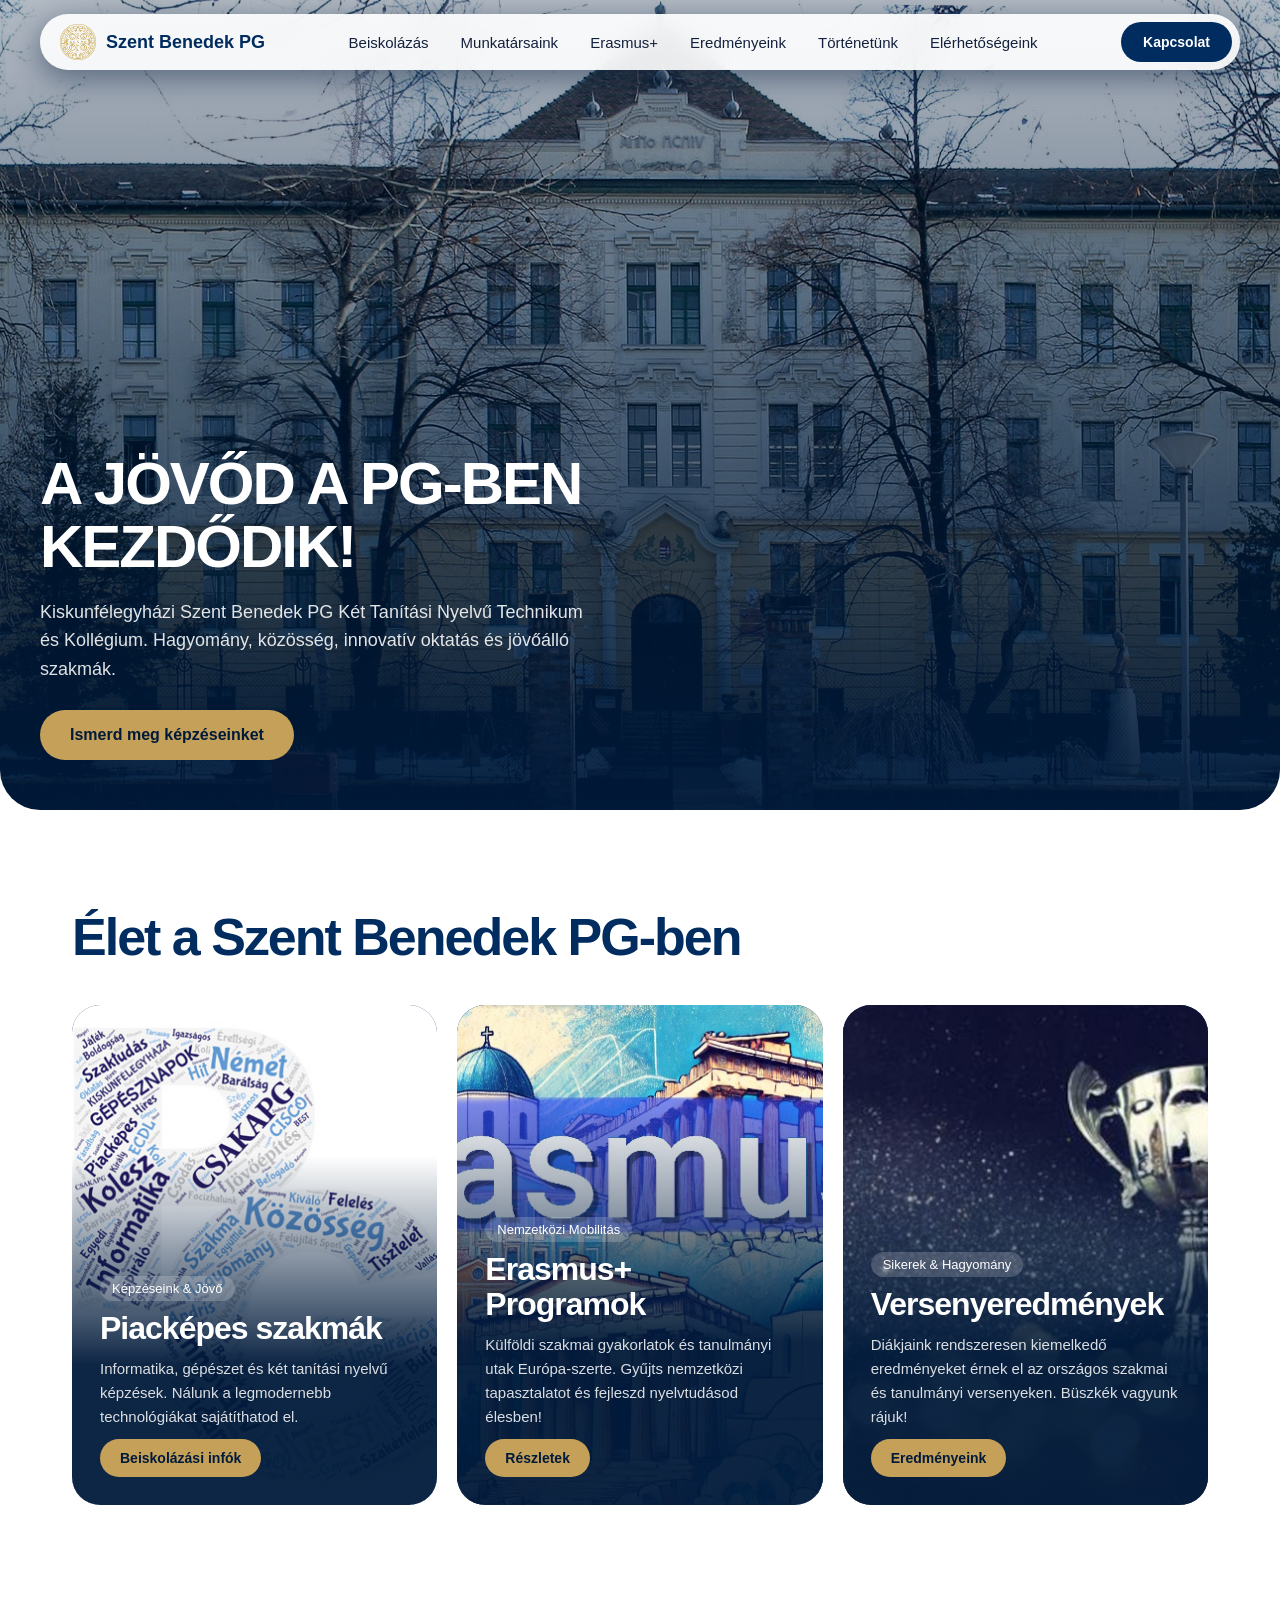
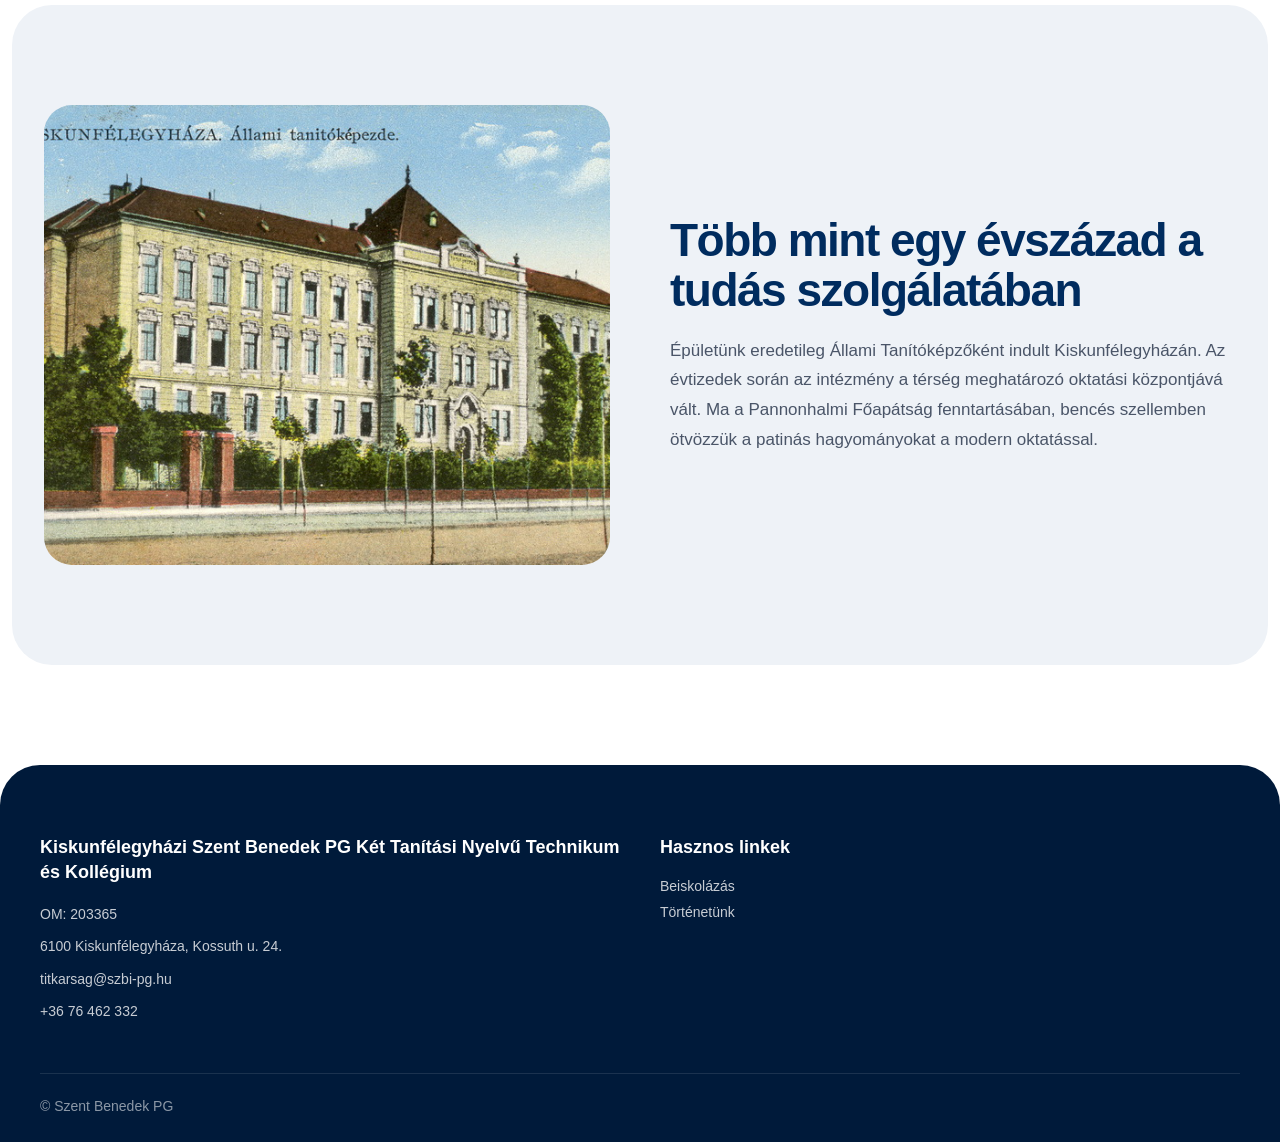
<file: index.html>
<!DOCTYPE html>
<html lang="hu">
<head>
    <meta charset="UTF-8">
    <meta name="viewport" content="width=device-width, initial-scale=1.0">
    <title>Szent Benedek PG - Kiskunfélegyháza</title>
    <link rel="stylesheet" href="index.css">
</head>
<body>
    <header>
        <nav class="fejlec-tartalom">
    <a href="index.html" class="logo-terulet">
        <img src="pg_logo.png" alt="PG Bencés Címer">
        Szent Benedek PG
    </a>
    <ul class="menu">
        <li><a href="beiskolazas.html">Beiskolázás</a></li>
        <li><a href="munkatarsak.html">Munkatársaink</a></li>
        <li><a href="Erasmus_2022.html">Erasmus+</a></li>
        <li><a href="eredmenyek.html">Eredményeink</a></li>
        <li><a href="index.html#tortenet">Történetünk</a></li>
        <li><a href="#kapcsolat">Elérhetőségeink</a></li>
    </ul>
    <a href="jelentkezes.html" class="jelentkezes-gomb">
        Kapcsolat
    </a>
</nav>
    </header>
    <section class="nyito-resz">
        <div class="nyito-tartalom">
            <h1>
                A JÖVŐD A PG-BEN KEZDŐDIK!
            </h1>
            <p>
                Kiskunfélegyházi Szent Benedek PG Két Tanítási
                Nyelvű Technikum és Kollégium.
                Hagyomány, közösség, innovatív oktatás és
                jövőálló szakmák.
            </p>
            <a href="#beiskolazas" class="fo-gomb">
                Ismerd meg képzéseinket
            </a>
        </div>
    </section>
    <section id="beiskolazas" class="tartalmi-resz">
        <h2 class="szekcio-cim">
            Élet a Szent Benedek PG-ben
        </h2>
        <div class="kartya-lista">
            <div class="informacio-kartya">
                <div class="kartya-kep" style="background-image:url('beiskolazas.jpg');">
                    
                </div>
                <div class="kartya-tartalom">
                    <span class="kartya-kategoria">
                        Képzéseink & Jövő
                    </span>
                    <h3>
                        Piacképes szakmák
                    </h3>
                    <p>
                        Informatika, gépészet
                        és két tanítási nyelvű 
                        képzések.
                        Nálunk a legmodernebb technológiákat
                        sajátíthatod el.
                    </p>
                    <a href="beiskolazas.html" class="kartya-link">
                        Beiskolázási infók
                    </a>
                </div>
            </div>
            <div class="informacio-kartya" id="erasmus">
                <div class="kartya-kep" style="background-image:url('Erasmus.jpg');">

                </div>
                <div class="kartya-tartalom">
                    <span class="kartya-kategoria">
                        Nemzetközi Mobilitás
                    </span>
                    <h3>
                        Erasmus+ Programok
                    </h3>
                    <p>
                        Külföldi szakmai gyakorlatok és
                        tanulmányi utak Európa-szerte.
                        Gyűjts nemzetközi tapasztalatot
                        és fejleszd nyelvtudásod élesben!
                    </p>
                    <a href="Erasmus_2022.html" class="kartya-link">
                        Részletek
                    </a>
                </div>
            </div>
            <div class="informacio-kartya" id="eredmenyek">
                <div class="kartya-kep" style="background-image:url('verseny.jpg');">

                </div>
                <div class="kartya-tartalom">
                    <span class="kartya-kategoria">
                        Sikerek & Hagyomány
                    </span>
                    <h3>
                        Versenyeredmények
                    </h3>
                    <p>
                        Diákjaink rendszeresen kiemelkedő
                        eredményeket érnek el az országos
                        szakmai és tanulmányi versenyeken.
                        Büszkék vagyunk rájuk!
                    </p>
                    <a href="eredmenyek.html" class="kartya-link">
                        Eredményeink
                    </a>
                </div>
            </div>
        </div>
    </section>
    <section id="tortenet" class="tortenet-resz">
        <div class="tortenet-tartalom">
            <div class="tortenet-kep">

            </div>
            <div class="tortenet-szoveg">
                <h2>
                    Több mint egy évszázad
                    a tudás szolgálatában
                </h2>
                <p>
                    Épületünk eredetileg Állami Tanítóképzőként
                    indult Kiskunfélegyházán.
                    Az évtizedek során az intézmény a térség
                    meghatározó oktatási központjává vált.
                    Ma a Pannonhalmi Főapátság fenntartásában,
                    bencés szellemben ötvözzük a patinás
                    hagyományokat a modern oktatással.
                </p>
            </div>
        </div>
    </section>
    <footer id="kapcsolat">
        <div class="lablec-tartalom">
            <div class="lablec-oszlop">
                <h4>
                    Kiskunfélegyházi Szent Benedek PG Két Tanítási Nyelvű Technikum és Kollégium
                </h4>
                <ul class="kapcsolat-adat">
                    <li>OM: 203365</li>
                    <li>6100 Kiskunfélegyháza, Kossuth u. 24.</li>
                    <li>titkarsag@szbi-pg.hu</li>
                    <li>+36 76 462 332</li>
                </ul>
            </div>
            <div class="lablec-oszlop">
                <h4>
                    Hasznos linkek
                </h4>
                <ul>
                    <li>
                        <a href="#beiskolazas">
                            Beiskolázás
                        </a>
                    </li>
                    <li>
                        <a href="#tortenet">
                            Történetünk
                        </a>
                    </li>
                </ul>
            </div>
        </div>
        <div class="lablec-also-resz">
            © Szent Benedek PG
        </div>
    </footer>
</body>
</html>
</file>
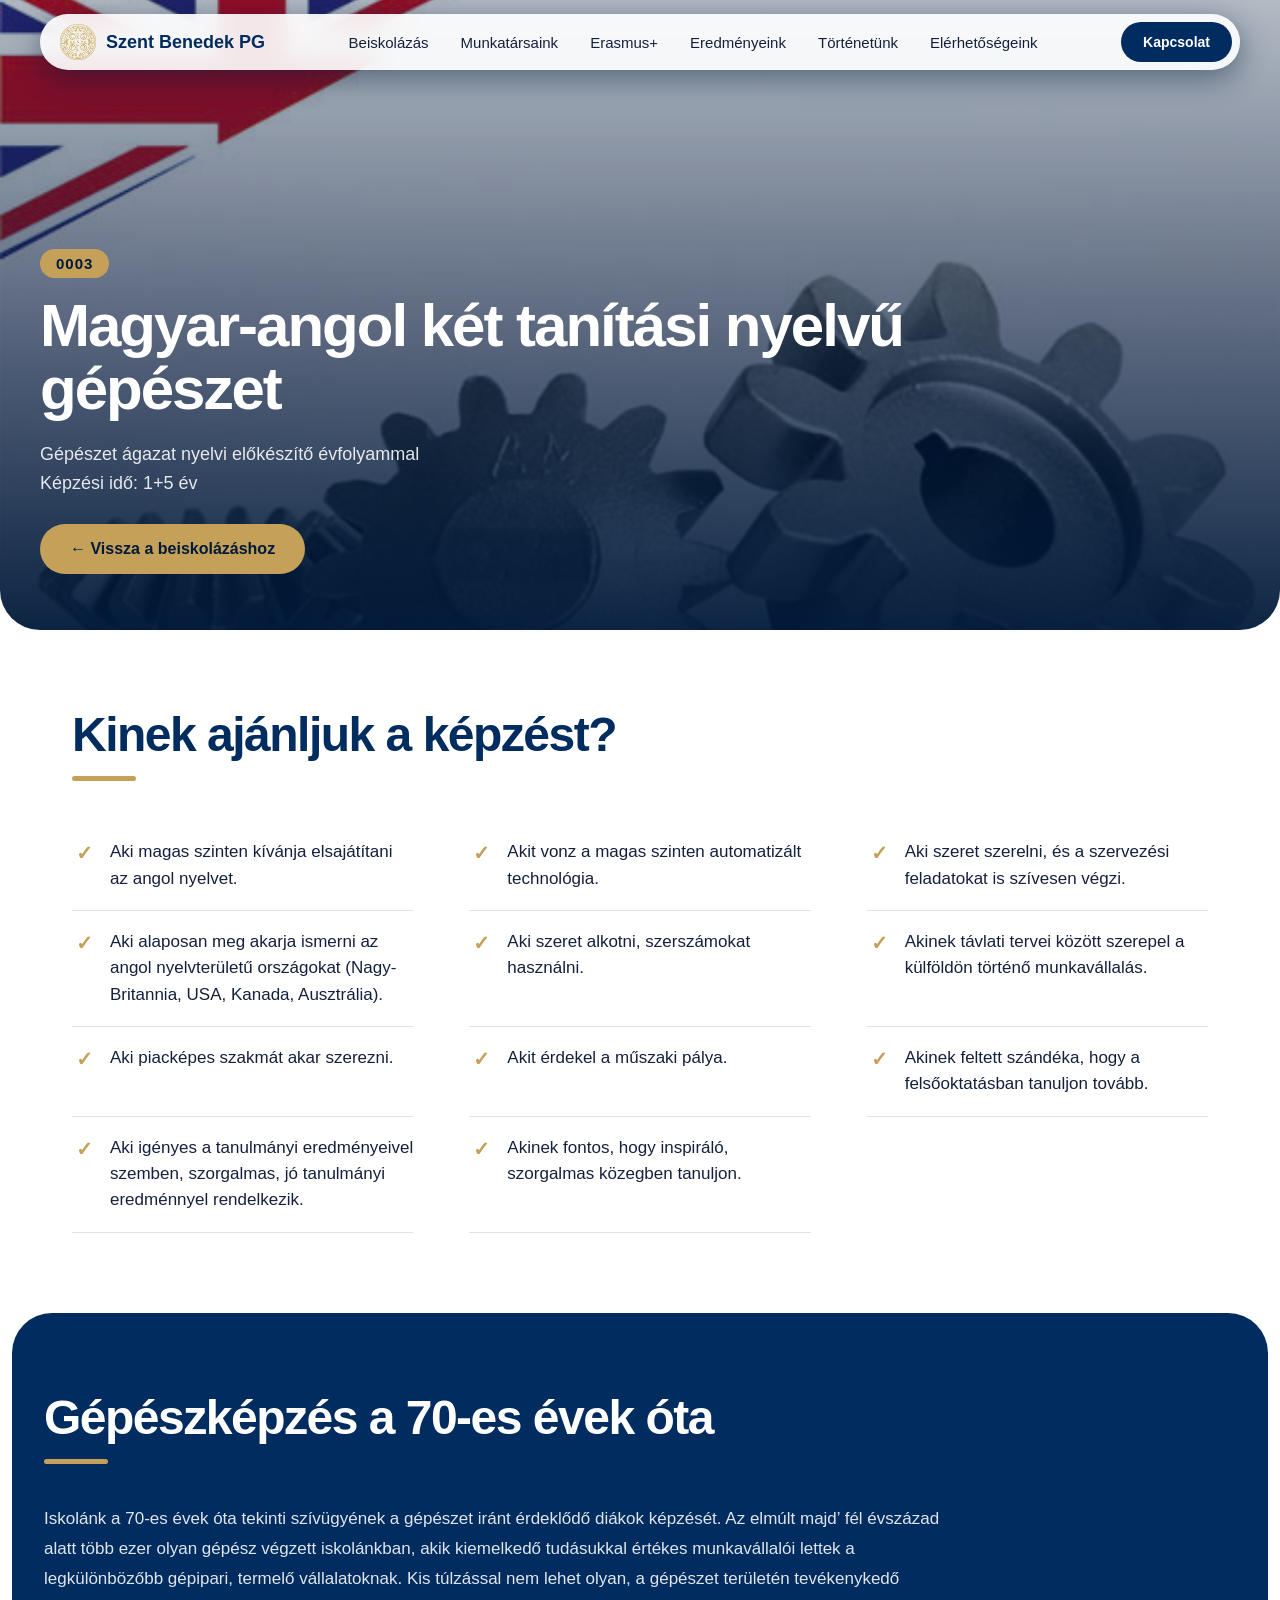
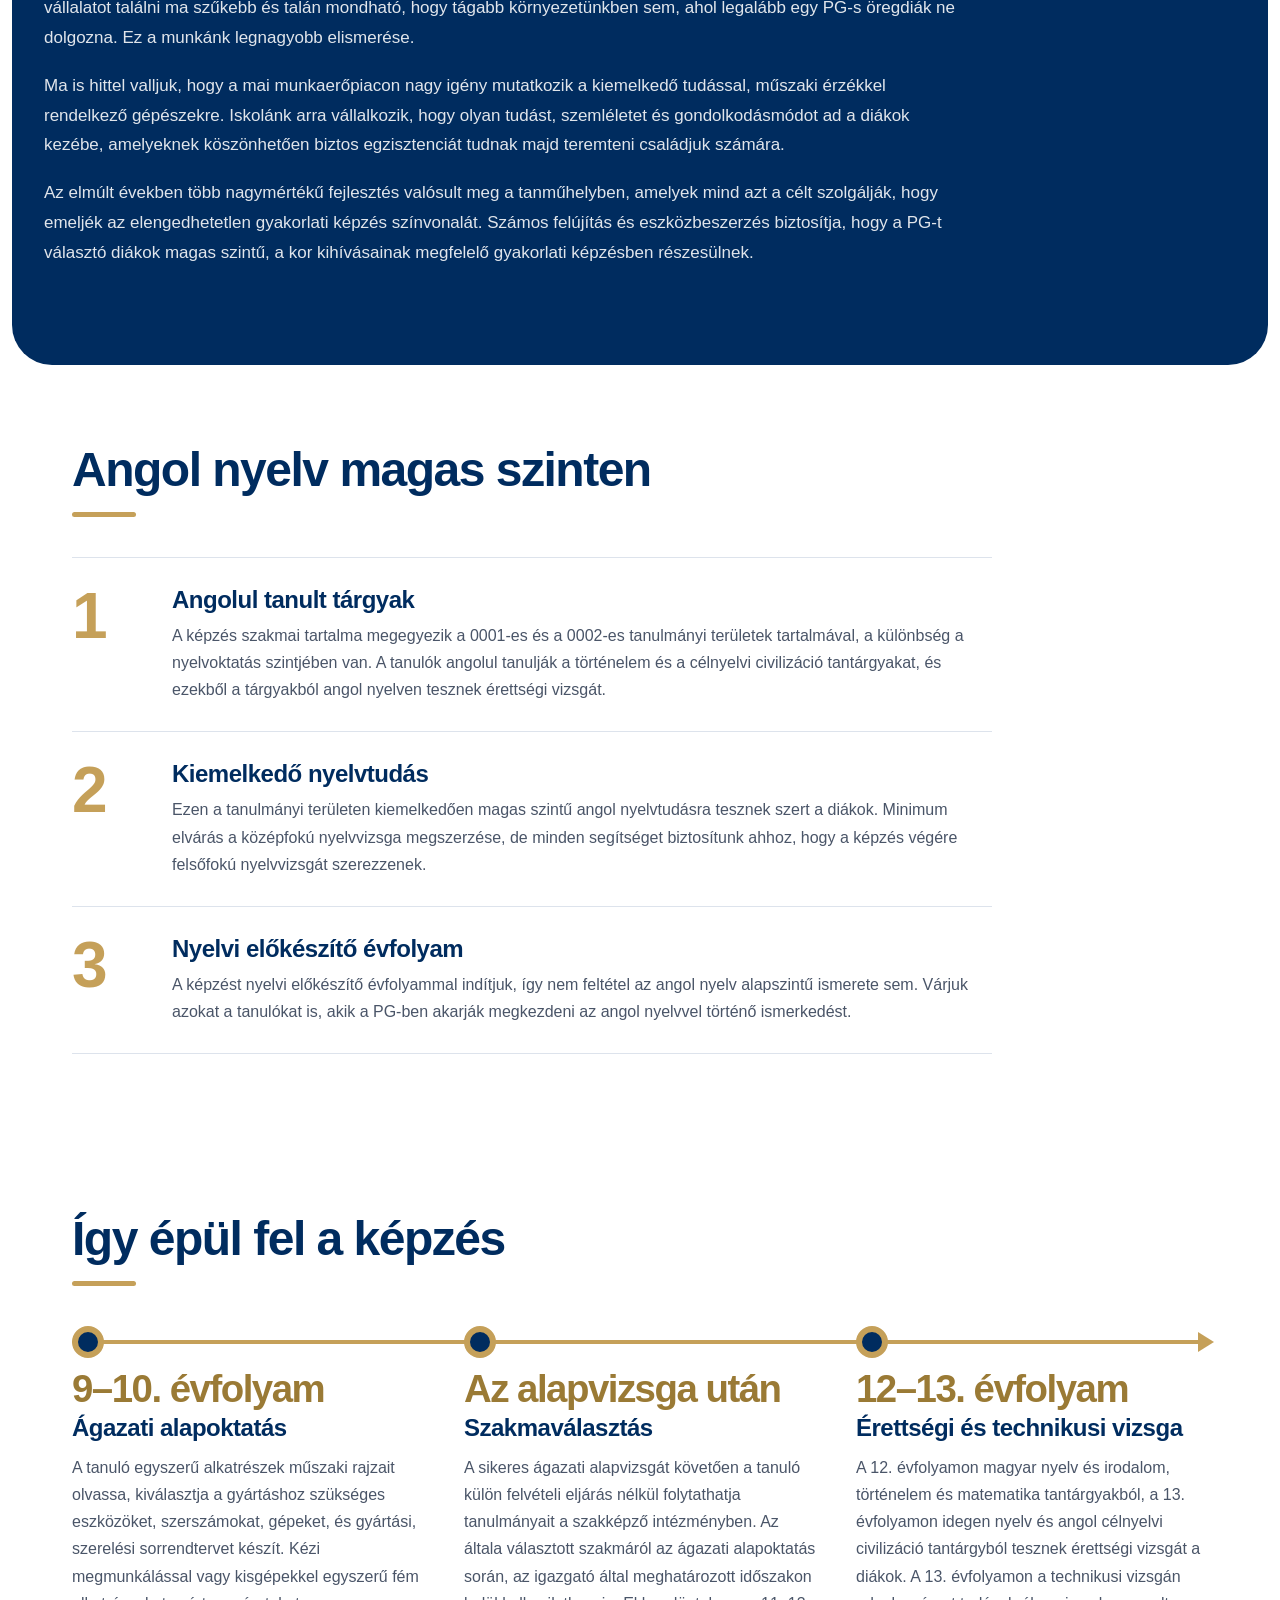
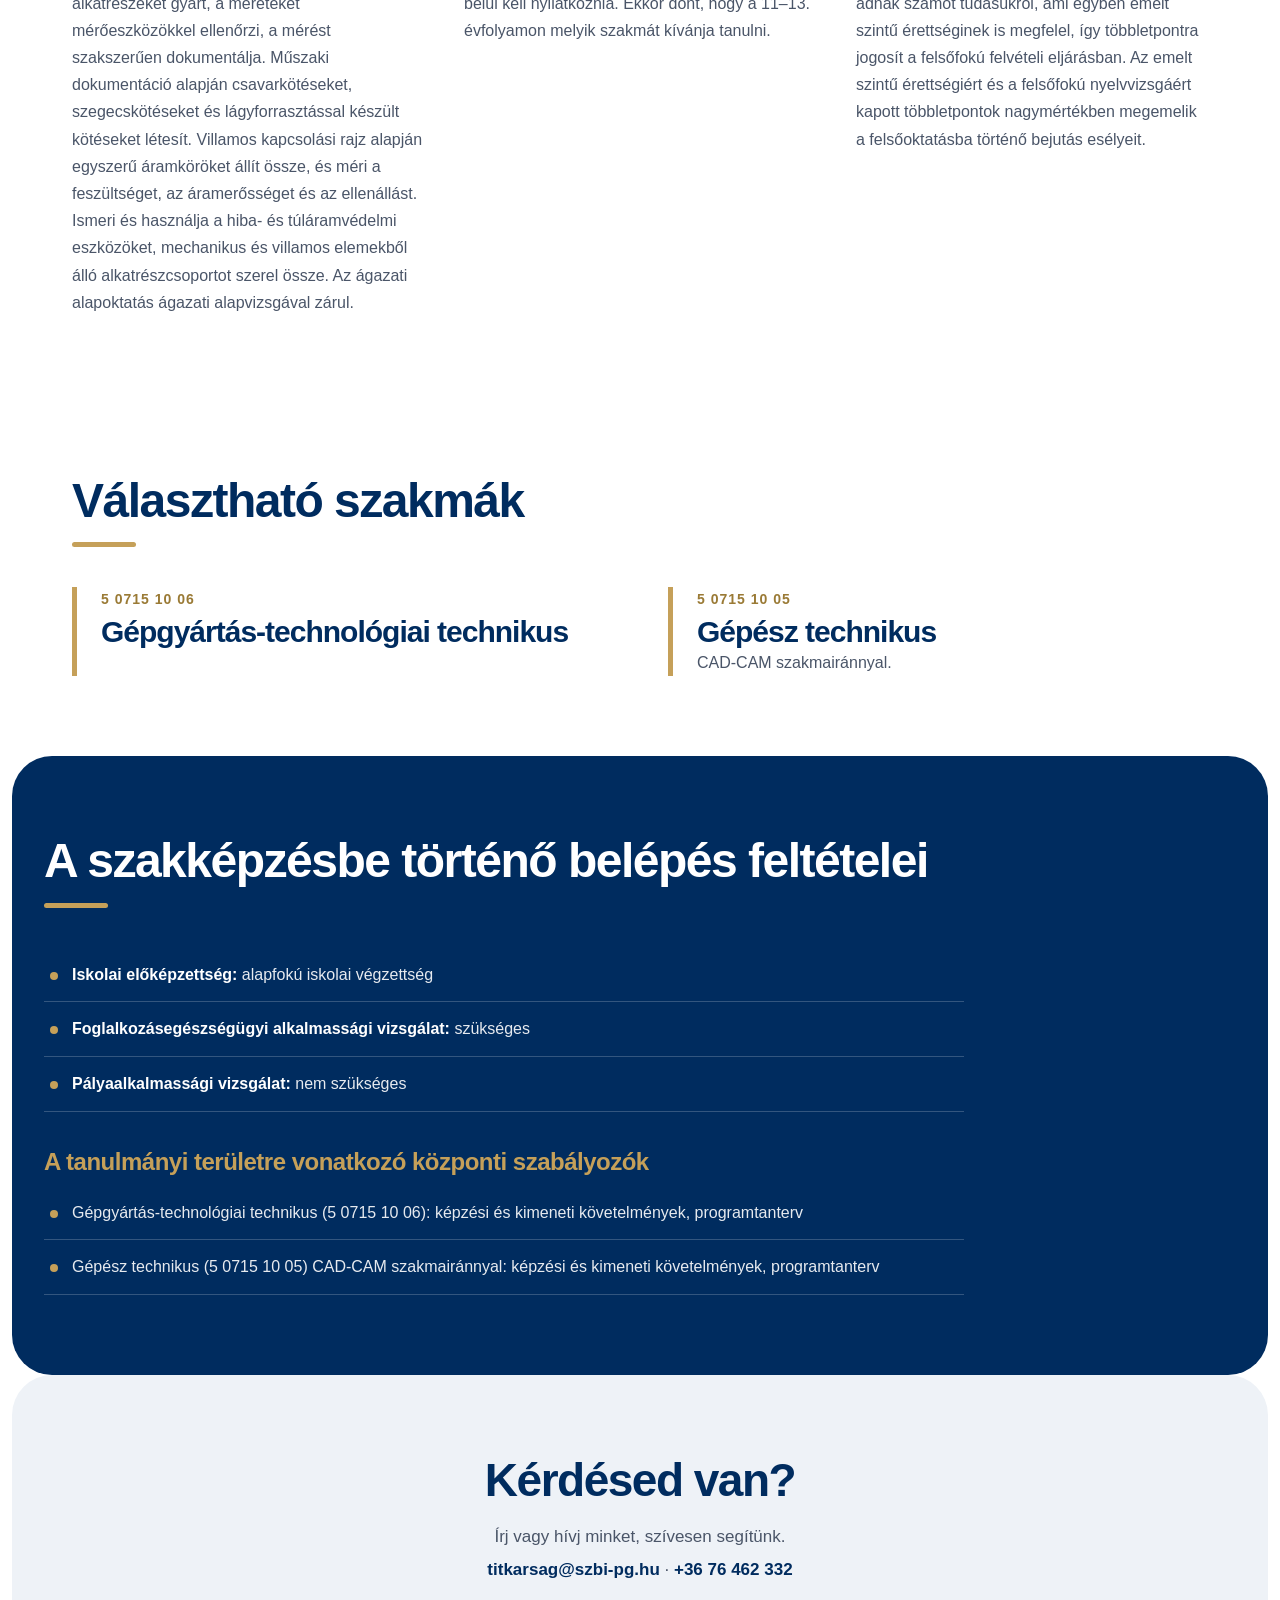
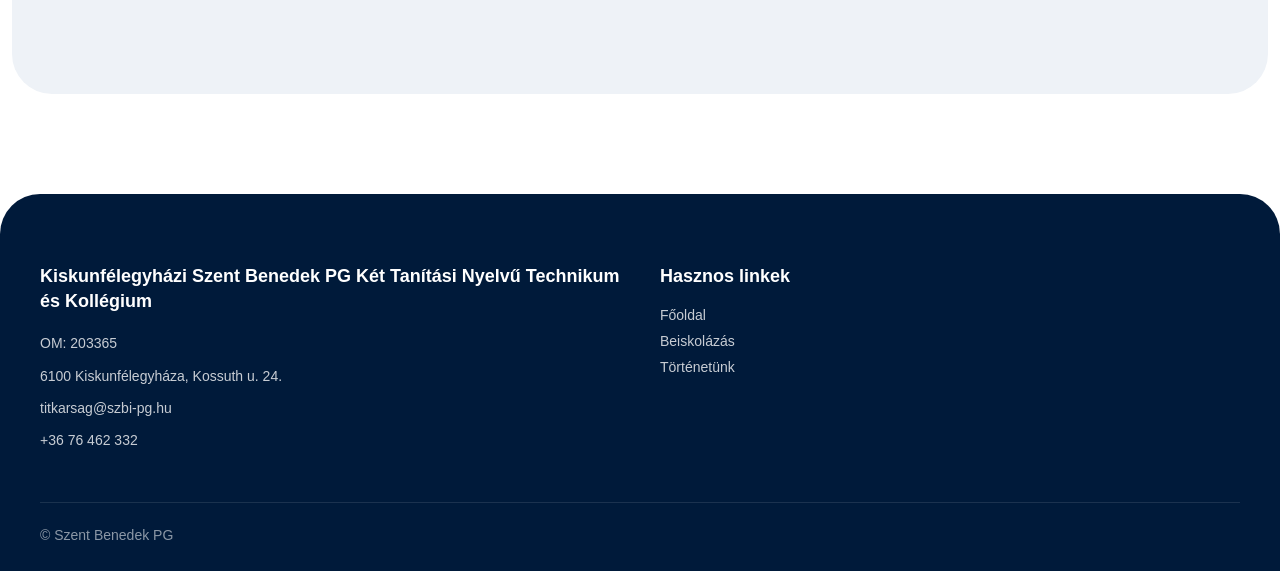
<file: angol_gepesz.html>
<!DOCTYPE html>
<html lang="hu">
<head>
    <meta charset="UTF-8">
    <meta name="viewport" content="width=device-width, initial-scale=1.0">
    <title>Magyar-angol két tanítási nyelvű gépészet (0003) - Szent Benedek PG - Kiskunfélegyháza</title>
    <link rel="stylesheet" href="szakmak.css">
</head>
<body>
    <header>
        <nav class="fejlec-tartalom">
            <a href="index.html" class="logo-terulet">
                <img src="pg_logo.png" alt="PG Bencés Címer">
                Szent Benedek PG
            </a>
            <ul class="menu">
                <li><a href="beiskolazas.html">Beiskolázás</a></li>
                <li><a href="munkatarsak.html">Munkatársaink</a></li>
                <li><a href="Erasmus_2022.html">Erasmus+</a></li>
                <li><a href="eredmenyek.html">Eredményeink</a></li>
                <li><a href="index.html#tortenet">Történetünk</a></li>
                <li><a href="#kapcsolat">Elérhetőségeink</a></li>
            </ul>
            <a href="jelentkezes.html" class="jelentkezes-gomb">
                Kapcsolat
            </a>
        </nav>
    </header>

    <section class="nyito-resz" style="background-image: linear-gradient(to top, rgba(0, 26, 58, 0.95), rgba(0, 26, 58, 0.3)), url('gépész_a.jpg');">
        <div class="nyito-tartalom">
            <span class="kod">0003</span>
            <h1>Magyar-angol két tanítási nyelvű gépészet</h1>
            <p>
                Gépészet ágazat nyelvi előkészítő évfolyammal<br>
                Képzési idő: 1+5 év
            </p>
            <a href="beiskolazas.html" class="fo-gomb">← Vissza a beiskolázáshoz</a>
        </div>
    </section>

    <section class="tartalmi-resz">
        <h2 class="szekcio-cim">Kinek ajánljuk a képzést?</h2>
        <ul class="ajanlo-lista">
            <li>Aki magas szinten kívánja elsajátítani az angol nyelvet.</li>
            <li>Akit vonz a magas szinten automatizált technológia.</li>
            <li>Aki szeret szerelni, és a szervezési feladatokat is szívesen végzi.</li>
            <li>Aki alaposan meg akarja ismerni az angol nyelvterületű országokat (Nagy-Britannia, USA, Kanada, Ausztrália).</li>
            <li>Aki szeret alkotni, szerszámokat használni.</li>
            <li>Akinek távlati tervei között szerepel a külföldön történő munkavállalás.</li>
            <li>Aki piacképes szakmát akar szerezni.</li>
            <li>Akit érdekel a műszaki pálya.</li>
            <li>Akinek feltett szándéka, hogy a felsőoktatásban tanuljon tovább.</li>
            <li>Aki igényes a tanulmányi eredményeivel szemben, szorgalmas, jó tanulmányi eredménnyel rendelkezik.</li>
            <li>Akinek fontos, hogy inspiráló, szorgalmas közegben tanuljon.</li>
        </ul>
    </section>

    <section class="reszlet-doboz">
        <div class="reszlet-tartalom">
            <h2>Gépészképzés a 70-es évek óta</h2>
            <p>
                Iskolánk a 70-es évek óta tekinti szívügyének a gépészet iránt érdeklődő diákok képzését.
                Az elmúlt majd’ fél évszázad alatt több ezer olyan gépész végzett iskolánkban, akik
                kiemelkedő tudásukkal értékes munkavállalói lettek a legkülönbözőbb gépipari, termelő
                vállalatoknak. Kis túlzással nem lehet olyan, a gépészet területén tevékenykedő vállalatot
                találni ma szűkebb és talán mondható, hogy tágabb környezetünkben sem, ahol legalább egy
                PG-s öregdiák ne dolgozna. Ez a munkánk legnagyobb elismerése.
            </p>
            <p>
                Ma is hittel valljuk, hogy a mai munkaerőpiacon nagy igény mutatkozik a kiemelkedő
                tudással, műszaki érzékkel rendelkező gépészekre. Iskolánk arra vállalkozik, hogy olyan
                tudást, szemléletet és gondolkodásmódot ad a diákok kezébe, amelyeknek köszönhetően biztos
                egzisztenciát tudnak majd teremteni családjuk számára.
            </p>
            <p>
                Az elmúlt években több nagymértékű fejlesztés valósult meg a tanműhelyben, amelyek mind azt
                a célt szolgálják, hogy emeljék az elengedhetetlen gyakorlati képzés színvonalát. Számos
                felújítás és eszközbeszerzés biztosítja, hogy a PG-t választó diákok magas szintű, a kor
                kihívásainak megfelelő gyakorlati képzésben részesülnek.
            </p>
        </div>
    </section>

    <section class="tartalmi-resz">
        <h2 class="szekcio-cim">Angol nyelv magas szinten</h2>
        <ol class="lepesek">
            <li>
                <h3>Angolul tanult tárgyak</h3>
                <p>
                    A képzés szakmai tartalma megegyezik a 0001-es és a 0002-es tanulmányi területek
                    tartalmával, a különbség a nyelvoktatás szintjében van. A tanulók angolul tanulják a
                    történelem és a célnyelvi civilizáció tantárgyakat, és ezekből a tárgyakból angol
                    nyelven tesznek érettségi vizsgát.
                </p>
            </li>
            <li>
                <h3>Kiemelkedő nyelvtudás</h3>
                <p>
                    Ezen a tanulmányi területen kiemelkedően magas szintű angol nyelvtudásra tesznek szert
                    a diákok. Minimum elvárás a középfokú nyelvvizsga megszerzése, de minden segítséget
                    biztosítunk ahhoz, hogy a képzés végére felsőfokú nyelvvizsgát szerezzenek.
                </p>
            </li>
            <li>
                <h3>Nyelvi előkészítő évfolyam</h3>
                <p>
                    A képzést nyelvi előkészítő évfolyammal indítjuk, így nem feltétel az angol nyelv
                    alapszintű ismerete sem. Várjuk azokat a tanulókat is, akik a PG-ben akarják megkezdeni
                    az angol nyelvvel történő ismerkedést.
                </p>
            </li>
        </ol>
    </section>

    <section class="tartalmi-resz felepites">
        <h2 class="szekcio-cim">Így épül fel a képzés</h2>
        <div class="idovonal">
            <div class="allomas">
                <span class="allomas-jel"></span>
                <div class="allomas-kartya">
                    <span class="allomas-ido">9–10. évfolyam</span>
                    <h3>Ágazati alapoktatás</h3>
                    <p>A tanuló egyszerű alkatrészek műszaki rajzait olvassa, kiválasztja a gyártáshoz szükséges eszközöket, szerszámokat, gépeket, és gyártási, szerelési sorrendtervet készít. Kézi megmunkálással vagy kisgépekkel egyszerű fém alkatrészeket gyárt, a méreteket mérőeszközökkel ellenőrzi, a mérést szakszerűen dokumentálja. Műszaki dokumentáció alapján csavarkötéseket, szegecskötéseket és lágyforrasztással készült kötéseket létesít. Villamos kapcsolási rajz alapján egyszerű áramköröket állít össze, és méri a feszültséget, az áramerősséget és az ellenállást. Ismeri és használja a hiba- és túláramvédelmi eszközöket, mechanikus és villamos elemekből álló alkatrészcsoportot szerel össze. Az ágazati alapoktatás ágazati alapvizsgával zárul.</p>
                </div>
            </div>
            <div class="allomas">
                <span class="allomas-jel"></span>
                <div class="allomas-kartya">
                    <span class="allomas-ido">Az alapvizsga után</span>
                    <h3>Szakmaválasztás</h3>
                    <p>A sikeres ágazati alapvizsgát követően a tanuló külön felvételi eljárás nélkül folytathatja tanulmányait a szakképző intézményben. Az általa választott szakmáról az ágazati alapoktatás során, az igazgató által meghatározott időszakon belül kell nyilatkoznia. Ekkor dönt, hogy a 11–13. évfolyamon melyik szakmát kívánja tanulni.</p>
                </div>
            </div>
            <div class="allomas">
                <span class="allomas-jel"></span>
                <div class="allomas-kartya">
                    <span class="allomas-ido">12–13. évfolyam</span>
                    <h3>Érettségi és technikusi vizsga</h3>
                    <p>A 12. évfolyamon magyar nyelv és irodalom, történelem és matematika tantárgyakból, a 13. évfolyamon idegen nyelv és angol célnyelvi civilizáció tantárgyból tesznek érettségi vizsgát a diákok. A 13. évfolyamon a technikusi vizsgán adnak számot tudásukról, ami egyben emelt szintű érettséginek is megfelel, így többletpontra jogosít a felsőfokú felvételi eljárásban. Az emelt szintű érettségiért és a felsőfokú nyelvvizsgáért kapott többletpontok nagymértékben megemelik a felsőoktatásba történő bejutás esélyeit.</p>
                </div>
            </div>
        </div>
    </section>


    <section class="tartalmi-resz szorolap-resz">
        <h2 class="szekcio-cim">Választható szakmák</h2>
        <div class="szakma-valaszto">
            <div class="valaszto-kartya">
                <span class="kod">5 0715 10 06</span>
                <h3>Gépgyártás-technológiai technikus</h3>
            </div>
            <div class="valaszto-kartya">
                <span class="kod">5 0715 10 05</span>
                <h3>Gépész technikus</h3>
                <p>CAD-CAM szakmairánnyal.</p>
            </div>
        </div>
    </section>

    <section class="reszlet-doboz">
        <div class="reszlet-tartalom">
            <h2>A szakképzésbe történő belépés feltételei</h2>
            <ul class="feltetel-lista">
                <li><strong>Iskolai előképzettség:</strong> alapfokú iskolai végzettség</li>
                <li><strong>Foglalkozásegészségügyi alkalmassági vizsgálat:</strong> szükséges</li>
                <li><strong>Pályaalkalmassági vizsgálat:</strong> nem szükséges</li>
            </ul>
            <h3>A tanulmányi területre vonatkozó központi szabályozók</h3>
            <ul class="feltetel-lista">
                <li>Gépgyártás-technológiai technikus (5 0715 10 06): képzési és kimeneti követelmények, programtanterv</li>
                <li>Gépész technikus (5 0715 10 05) CAD-CAM szakmairánnyal: képzési és kimeneti követelmények, programtanterv</li>
            </ul>
        </div>
    </section>

    <section class="kerdes-resz">
        <div class="kerdes-tartalom">
            <h2>Kérdésed van?</h2>
            <p>
                Írj vagy hívj minket, szívesen segítünk.<br>
                <a href="mailto:titkarsag@szbi-pg.hu">titkarsag@szbi-pg.hu</a> ·
                <a href="tel:+3676462332">+36 76 462 332</a>
            </p>
        </div>
    </section>

    <footer id="kapcsolat">
        <div class="lablec-tartalom">
            <div class="lablec-oszlop">
                <h4>
                    Kiskunfélegyházi Szent Benedek PG Két Tanítási Nyelvű Technikum és Kollégium
                </h4>
                <ul class="kapcsolat-adat">
                    <li>OM: 203365</li>
                    <li>6100 Kiskunfélegyháza, Kossuth u. 24.</li>
                    <li>titkarsag@szbi-pg.hu</li>
                    <li>+36 76 462 332</li>
                </ul>
            </div>
            <div class="lablec-oszlop">
                <h4>Hasznos linkek</h4>
                <ul>
                    <li><a href="index.html">Főoldal</a></li>
                    <li><a href="beiskolazas.html">Beiskolázás</a></li>
                    <li><a href="index.html#tortenet">Történetünk</a></li>
                </ul>
            </div>
        </div>
        <div class="lablec-also-resz">
            © Szent Benedek PG
        </div>
    </footer>
</body>
</html>
</file>
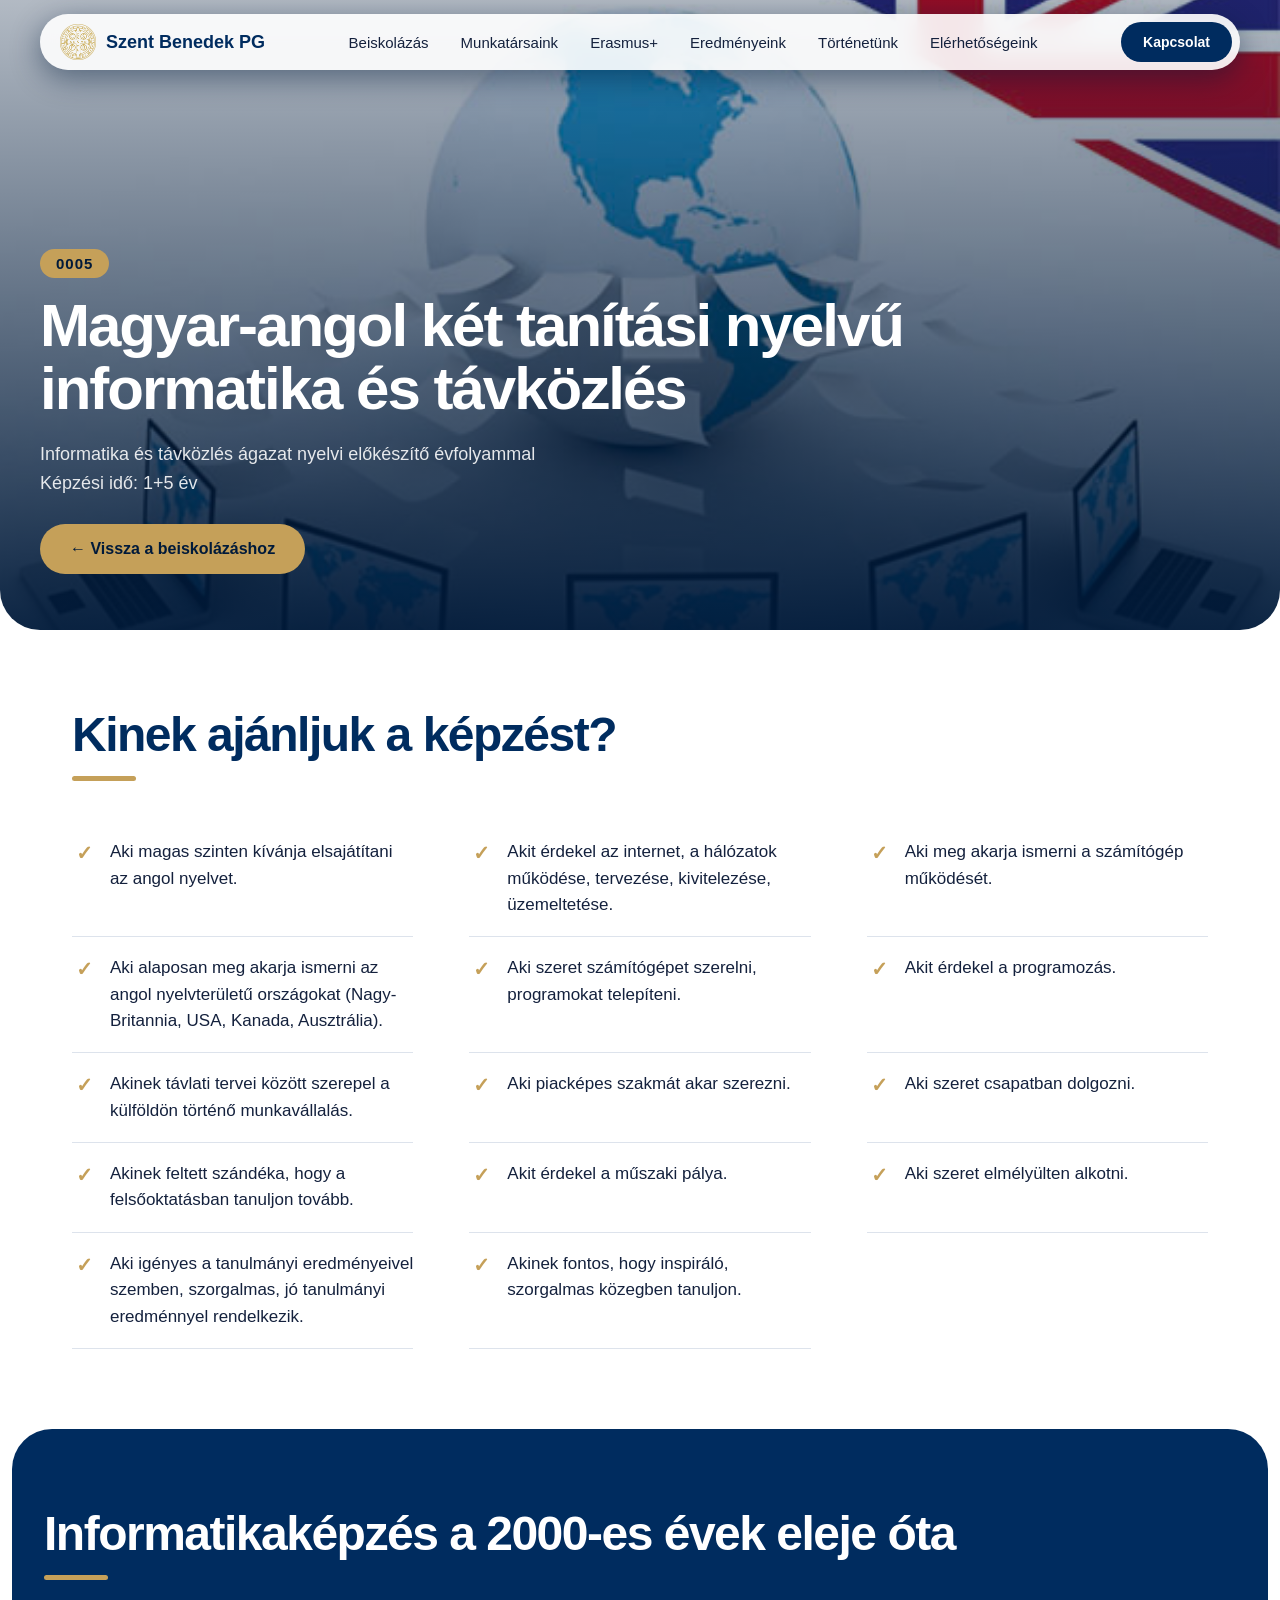
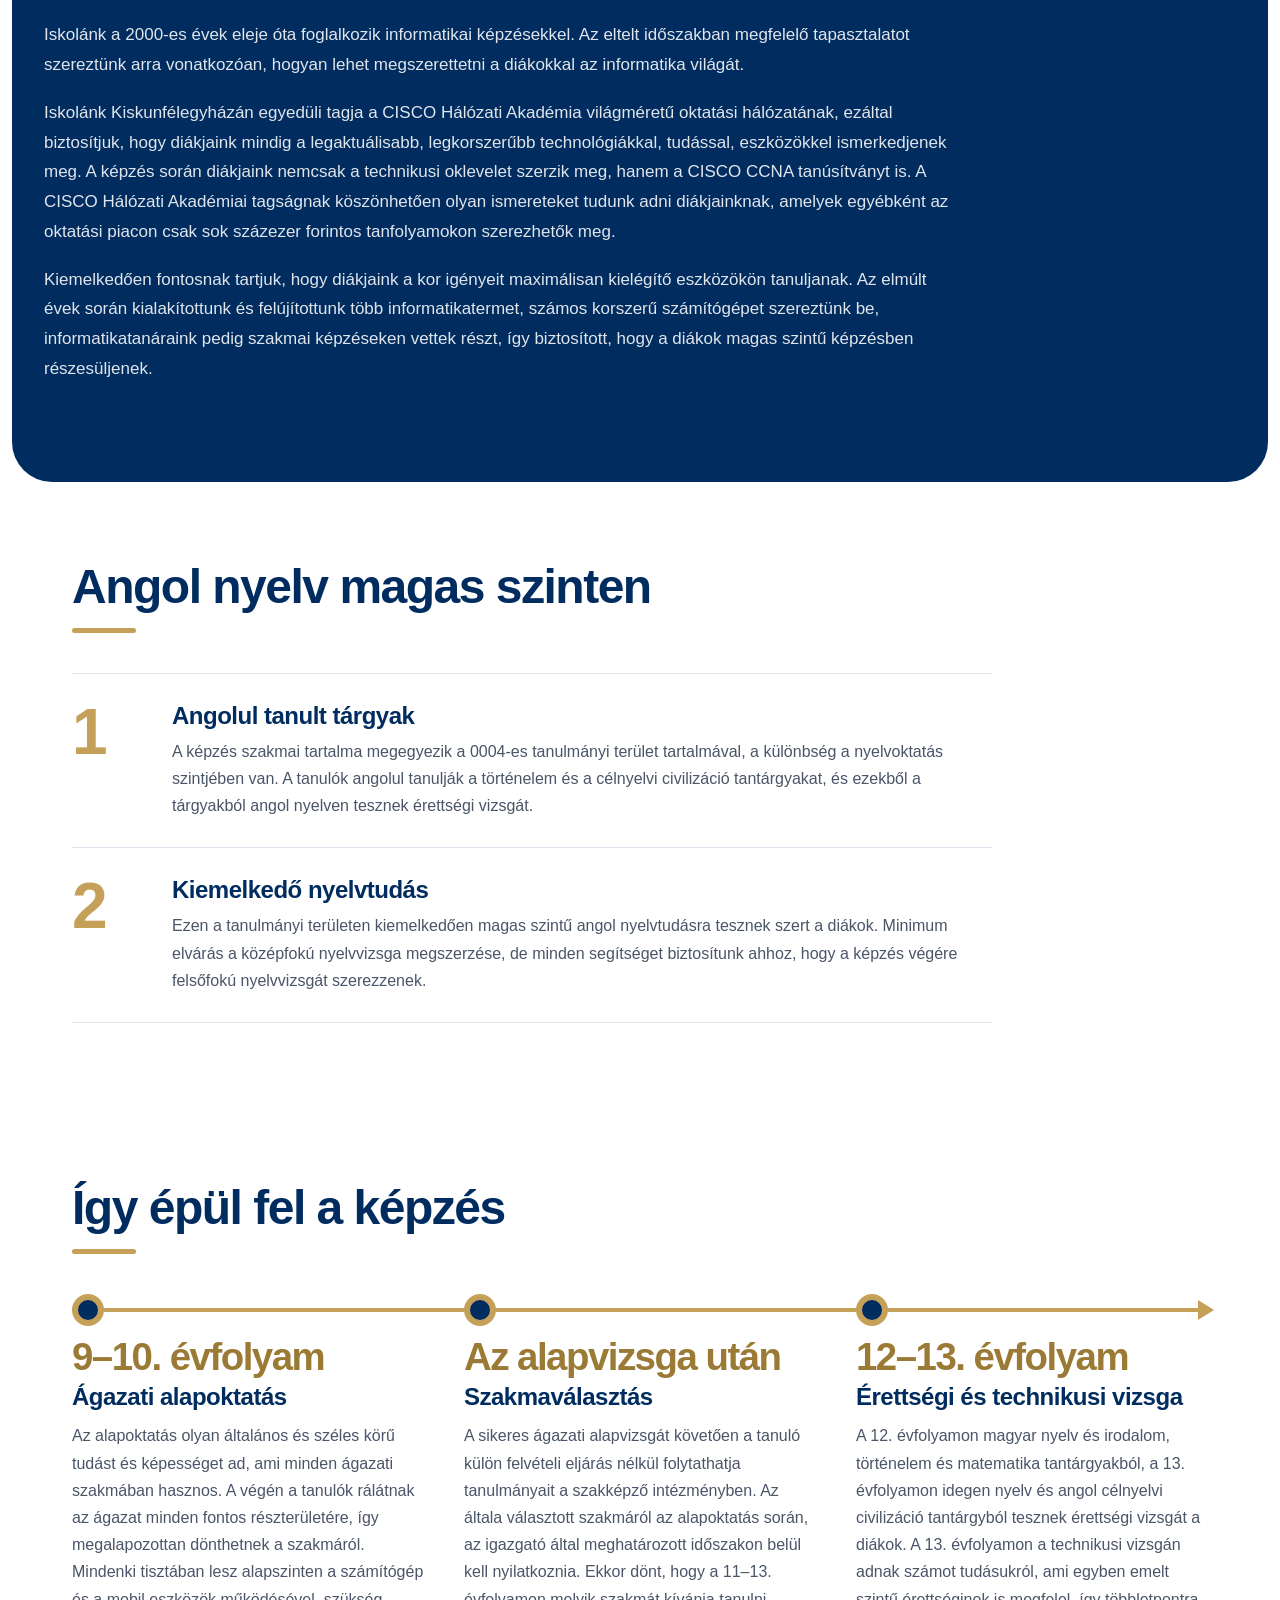
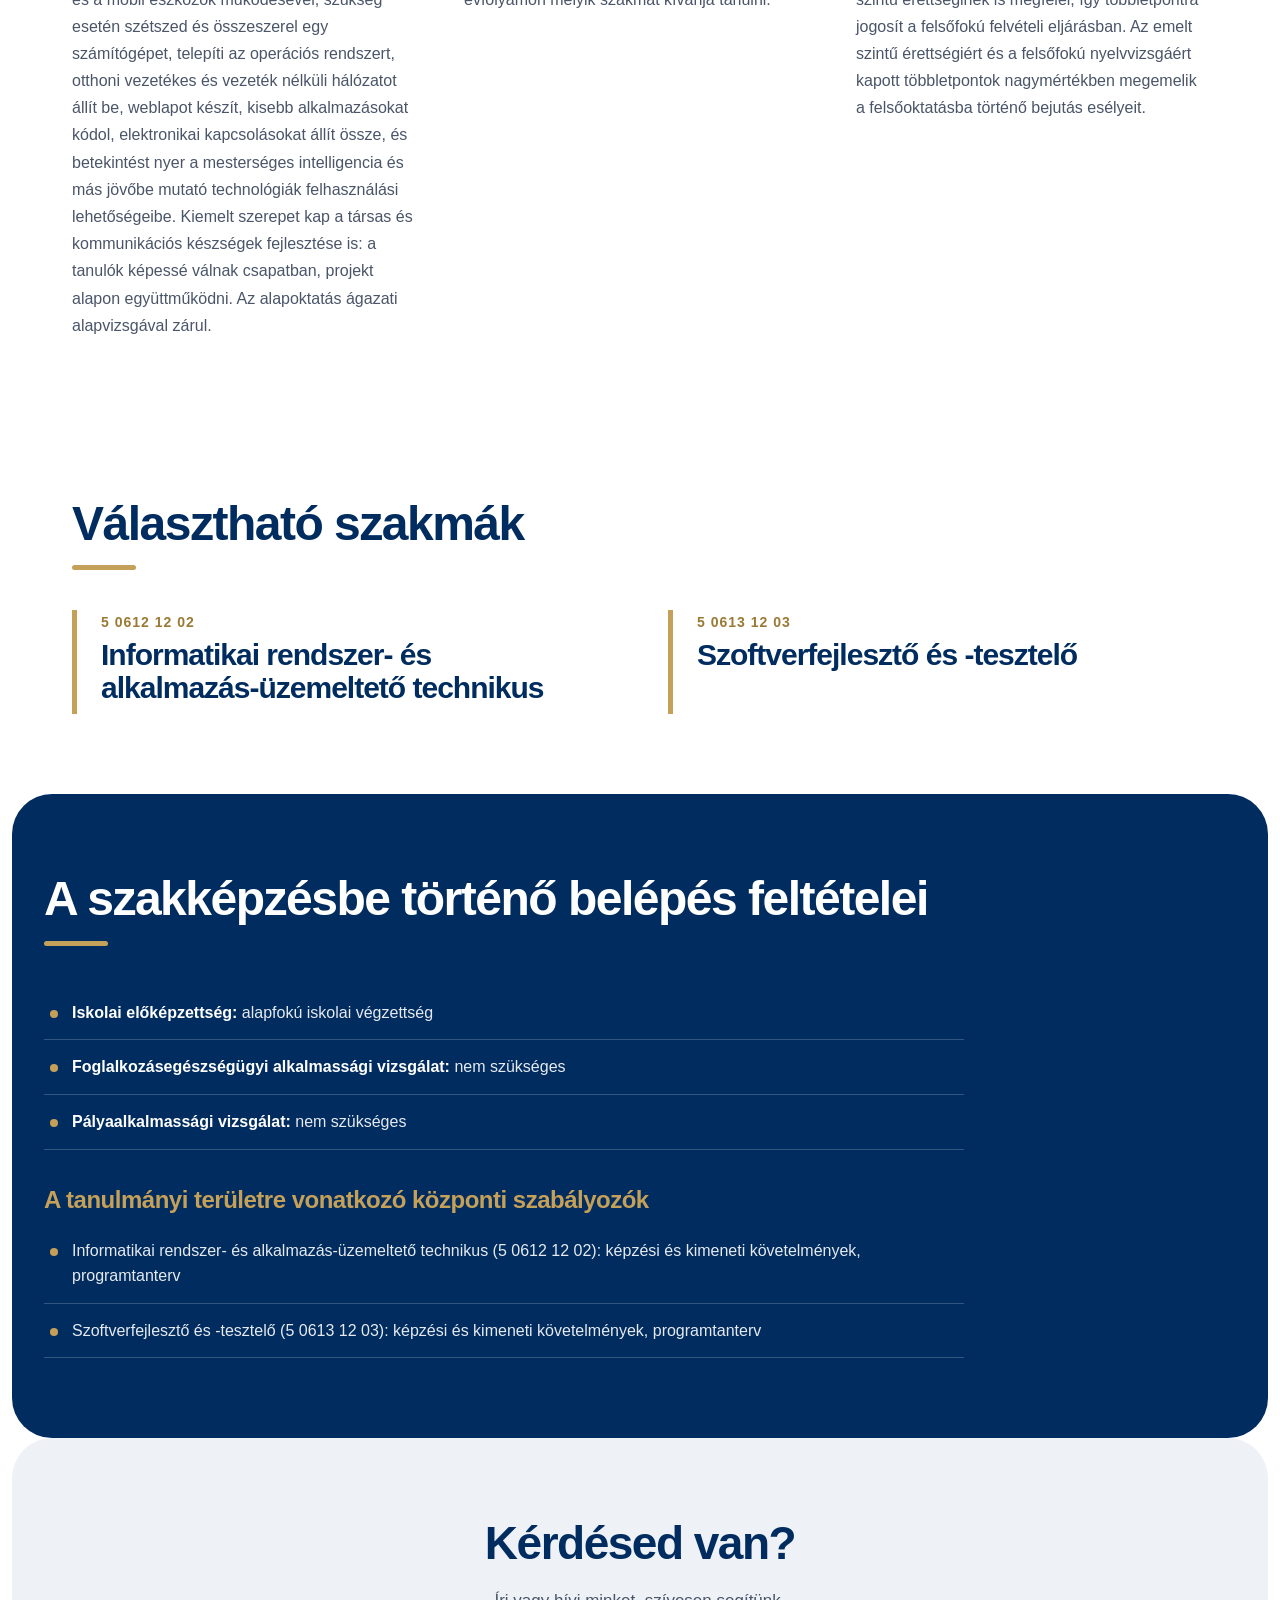
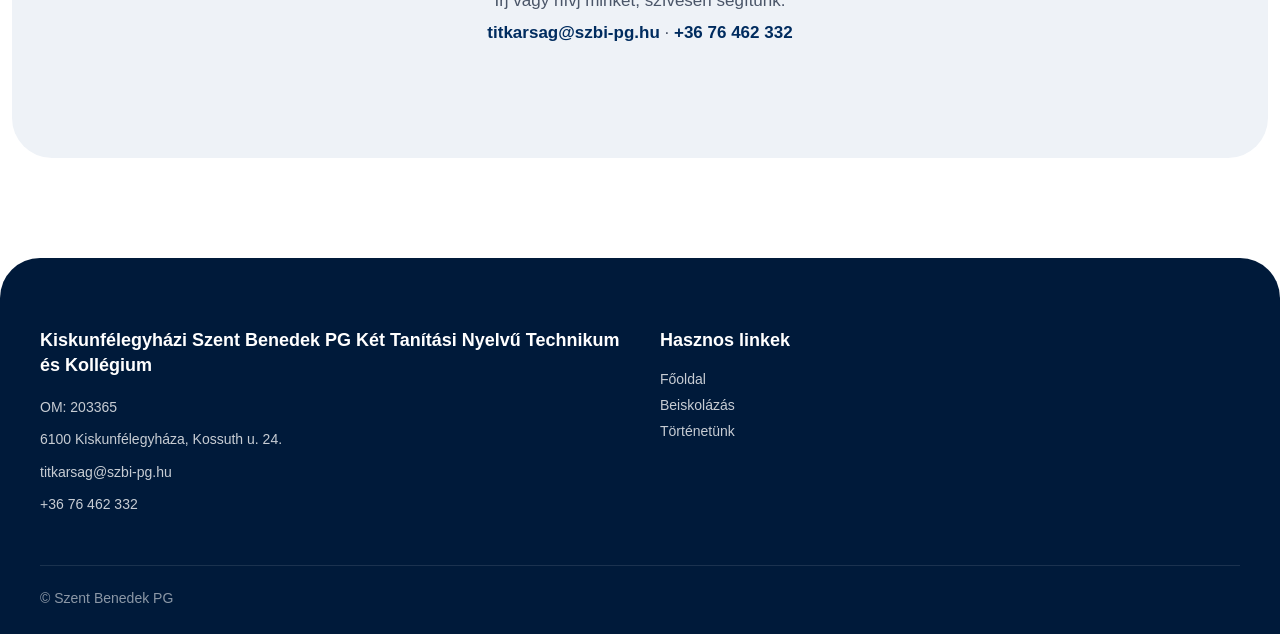
<file: angol_info.html>
<!DOCTYPE html>
<html lang="hu">
<head>
    <meta charset="UTF-8">
    <meta name="viewport" content="width=device-width, initial-scale=1.0">
    <title>Magyar-angol két tanítási nyelvű informatika és távközlés (0005) - Szent Benedek PG - Kiskunfélegyháza</title>
    <link rel="stylesheet" href="szakmak.css">
</head>
<body>
    <header>
        <nav class="fejlec-tartalom">
            <a href="index.html" class="logo-terulet">
                <img src="pg_logo.png" alt="PG Bencés Címer">
                Szent Benedek PG
            </a>
            <ul class="menu">
                <li><a href="beiskolazas.html">Beiskolázás</a></li>
                <li><a href="munkatarsak.html">Munkatársaink</a></li>
                <li><a href="Erasmus_2022.html">Erasmus+</a></li>
                <li><a href="eredmenyek.html">Eredményeink</a></li>
                <li><a href="index.html#tortenet">Történetünk</a></li>
                <li><a href="#kapcsolat">Elérhetőségeink</a></li>
            </ul>
            <a href="jelentkezes.html" class="jelentkezes-gomb">
                Kapcsolat
            </a>
        </nav>
    </header>

    <section class="nyito-resz" style="background-image: linear-gradient(to top, rgba(0, 26, 58, 0.95), rgba(0, 26, 58, 0.3)), url('info_a.jpg');">
        <div class="nyito-tartalom">
            <span class="kod">0005</span>
            <h1>Magyar-angol két tanítási nyelvű informatika és távközlés</h1>
            <p>
                Informatika és távközlés ágazat nyelvi előkészítő évfolyammal<br>
                Képzési idő: 1+5 év
            </p>
            <a href="beiskolazas.html" class="fo-gomb">← Vissza a beiskolázáshoz</a>
        </div>
    </section>

    <section class="tartalmi-resz">
        <h2 class="szekcio-cim">Kinek ajánljuk a képzést?</h2>
        <ul class="ajanlo-lista">
            <li>Aki magas szinten kívánja elsajátítani az angol nyelvet.</li>
            <li>Akit érdekel az internet, a hálózatok működése, tervezése, kivitelezése, üzemeltetése.</li>
            <li>Aki meg akarja ismerni a számítógép működését.</li>
            <li>Aki alaposan meg akarja ismerni az angol nyelvterületű országokat (Nagy-Britannia, USA, Kanada, Ausztrália).</li>
            <li>Aki szeret számítógépet szerelni, programokat telepíteni.</li>
            <li>Akit érdekel a programozás.</li>
            <li>Akinek távlati tervei között szerepel a külföldön történő munkavállalás.</li>
            <li>Aki piacképes szakmát akar szerezni.</li>
            <li>Aki szeret csapatban dolgozni.</li>
            <li>Akinek feltett szándéka, hogy a felsőoktatásban tanuljon tovább.</li>
            <li>Akit érdekel a műszaki pálya.</li>
            <li>Aki szeret elmélyülten alkotni.</li>
            <li>Aki igényes a tanulmányi eredményeivel szemben, szorgalmas, jó tanulmányi eredménnyel rendelkezik.</li>
            <li>Akinek fontos, hogy inspiráló, szorgalmas közegben tanuljon.</li>
        </ul>
    </section>

    <section class="reszlet-doboz">
        <div class="reszlet-tartalom">
            <h2>Informatikaképzés a 2000-es évek eleje óta</h2>
            <p>
                Iskolánk a 2000-es évek eleje óta foglalkozik informatikai képzésekkel. Az eltelt időszakban
                megfelelő tapasztalatot szereztünk arra vonatkozóan, hogyan lehet megszerettetni a diákokkal
                az informatika világát.
            </p>
            <p>
                Iskolánk Kiskunfélegyházán egyedüli tagja a CISCO Hálózati Akadémia világméretű oktatási
                hálózatának, ezáltal biztosítjuk, hogy diákjaink mindig a legaktuálisabb, legkorszerűbb
                technológiákkal, tudással, eszközökkel ismerkedjenek meg. A képzés során diákjaink nemcsak a
                technikusi oklevelet szerzik meg, hanem a CISCO CCNA tanúsítványt is. A CISCO Hálózati
                Akadémiai tagságnak köszönhetően olyan ismereteket tudunk adni diákjainknak, amelyek
                egyébként az oktatási piacon csak sok százezer forintos tanfolyamokon szerezhetők meg.
            </p>
            <p>
                Kiemelkedően fontosnak tartjuk, hogy diákjaink a kor igényeit maximálisan kielégítő
                eszközökön tanuljanak. Az elmúlt évek során kialakítottunk és felújítottunk több
                informatikatermet, számos korszerű számítógépet szereztünk be, informatikatanáraink pedig
                szakmai képzéseken vettek részt, így biztosított, hogy a diákok magas szintű képzésben
                részesüljenek.
            </p>
        </div>
    </section>

    <section class="tartalmi-resz">
        <h2 class="szekcio-cim">Angol nyelv magas szinten</h2>
        <ol class="lepesek">
            <li>
                <h3>Angolul tanult tárgyak</h3>
                <p>
                    A képzés szakmai tartalma megegyezik a 0004-es tanulmányi terület tartalmával, a
                    különbség a nyelvoktatás szintjében van. A tanulók angolul tanulják a történelem és a
                    célnyelvi civilizáció tantárgyakat, és ezekből a tárgyakból angol nyelven tesznek
                    érettségi vizsgát.
                </p>
            </li>
            <li>
                <h3>Kiemelkedő nyelvtudás</h3>
                <p>
                    Ezen a tanulmányi területen kiemelkedően magas szintű angol nyelvtudásra tesznek szert
                    a diákok. Minimum elvárás a középfokú nyelvvizsga megszerzése, de minden segítséget
                    biztosítunk ahhoz, hogy a képzés végére felsőfokú nyelvvizsgát szerezzenek.
                </p>
            </li>
        </ol>
    </section>

    <section class="tartalmi-resz felepites">
        <h2 class="szekcio-cim">Így épül fel a képzés</h2>
        <div class="idovonal">
            <div class="allomas">
                <span class="allomas-jel"></span>
                <div class="allomas-kartya">
                    <span class="allomas-ido">9–10. évfolyam</span>
                    <h3>Ágazati alapoktatás</h3>
                    <p>Az alapoktatás olyan általános és széles körű tudást és képességet ad, ami minden ágazati szakmában hasznos. A végén a tanulók rálátnak az ágazat minden fontos részterületére, így megalapozottan dönthetnek a szakmáról. Mindenki tisztában lesz alapszinten a számítógép és a mobil eszközök működésével, szükség esetén szétszed és összeszerel egy számítógépet, telepíti az operációs rendszert, otthoni vezetékes és vezeték nélküli hálózatot állít be, weblapot készít, kisebb alkalmazásokat kódol, elektronikai kapcsolásokat állít össze, és betekintést nyer a mesterséges intelligencia és más jövőbe mutató technológiák felhasználási lehetőségeibe. Kiemelt szerepet kap a társas és kommunikációs készségek fejlesztése is: a tanulók képessé válnak csapatban, projekt alapon együttműködni. Az alapoktatás ágazati alapvizsgával zárul.</p>
                </div>
            </div>
            <div class="allomas">
                <span class="allomas-jel"></span>
                <div class="allomas-kartya">
                    <span class="allomas-ido">Az alapvizsga után</span>
                    <h3>Szakmaválasztás</h3>
                    <p>A sikeres ágazati alapvizsgát követően a tanuló külön felvételi eljárás nélkül folytathatja tanulmányait a szakképző intézményben. Az általa választott szakmáról az alapoktatás során, az igazgató által meghatározott időszakon belül kell nyilatkoznia. Ekkor dönt, hogy a 11–13. évfolyamon melyik szakmát kívánja tanulni.</p>
                </div>
            </div>
            <div class="allomas">
                <span class="allomas-jel"></span>
                <div class="allomas-kartya">
                    <span class="allomas-ido">12–13. évfolyam</span>
                    <h3>Érettségi és technikusi vizsga</h3>
                    <p>A 12. évfolyamon magyar nyelv és irodalom, történelem és matematika tantárgyakból, a 13. évfolyamon idegen nyelv és angol célnyelvi civilizáció tantárgyból tesznek érettségi vizsgát a diákok. A 13. évfolyamon a technikusi vizsgán adnak számot tudásukról, ami egyben emelt szintű érettséginek is megfelel, így többletpontra jogosít a felsőfokú felvételi eljárásban. Az emelt szintű érettségiért és a felsőfokú nyelvvizsgáért kapott többletpontok nagymértékben megemelik a felsőoktatásba történő bejutás esélyeit.</p>
                </div>
            </div>
        </div>
    </section>


    <section class="tartalmi-resz szorolap-resz">
        <h2 class="szekcio-cim">Választható szakmák</h2>
        <div class="szakma-valaszto">
            <div class="valaszto-kartya">
                <span class="kod">5 0612 12 02</span>
                <h3>Informatikai rendszer- és alkalmazás-üzemeltető technikus</h3>
            </div>
            <div class="valaszto-kartya">
                <span class="kod">5 0613 12 03</span>
                <h3>Szoftverfejlesztő és -tesztelő</h3>
            </div>
        </div>
    </section>

    <section class="reszlet-doboz">
        <div class="reszlet-tartalom">
            <h2>A szakképzésbe történő belépés feltételei</h2>
            <ul class="feltetel-lista">
                <li><strong>Iskolai előképzettség:</strong> alapfokú iskolai végzettség</li>
                <li><strong>Foglalkozásegészségügyi alkalmassági vizsgálat:</strong> nem szükséges</li>
                <li><strong>Pályaalkalmassági vizsgálat:</strong> nem szükséges</li>
            </ul>
            <h3>A tanulmányi területre vonatkozó központi szabályozók</h3>
            <ul class="feltetel-lista">
                <li>Informatikai rendszer- és alkalmazás-üzemeltető technikus (5 0612 12 02): képzési és kimeneti követelmények, programtanterv</li>
                <li>Szoftverfejlesztő és -tesztelő (5 0613 12 03): képzési és kimeneti követelmények, programtanterv</li>
            </ul>
        </div>
    </section>

    <section class="kerdes-resz">
        <div class="kerdes-tartalom">
            <h2>Kérdésed van?</h2>
            <p>
                Írj vagy hívj minket, szívesen segítünk.<br>
                <a href="mailto:titkarsag@szbi-pg.hu">titkarsag@szbi-pg.hu</a> ·
                <a href="tel:+3676462332">+36 76 462 332</a>
            </p>
        </div>
    </section>

    <footer id="kapcsolat">
        <div class="lablec-tartalom">
            <div class="lablec-oszlop">
                <h4>
                    Kiskunfélegyházi Szent Benedek PG Két Tanítási Nyelvű Technikum és Kollégium
                </h4>
                <ul class="kapcsolat-adat">
                    <li>OM: 203365</li>
                    <li>6100 Kiskunfélegyháza, Kossuth u. 24.</li>
                    <li>titkarsag@szbi-pg.hu</li>
                    <li>+36 76 462 332</li>
                </ul>
            </div>
            <div class="lablec-oszlop">
                <h4>Hasznos linkek</h4>
                <ul>
                    <li><a href="index.html">Főoldal</a></li>
                    <li><a href="beiskolazas.html">Beiskolázás</a></li>
                    <li><a href="index.html#tortenet">Történetünk</a></li>
                </ul>
            </div>
        </div>
        <div class="lablec-also-resz">
            © Szent Benedek PG
        </div>
    </footer>
</body>
</html>
</file>
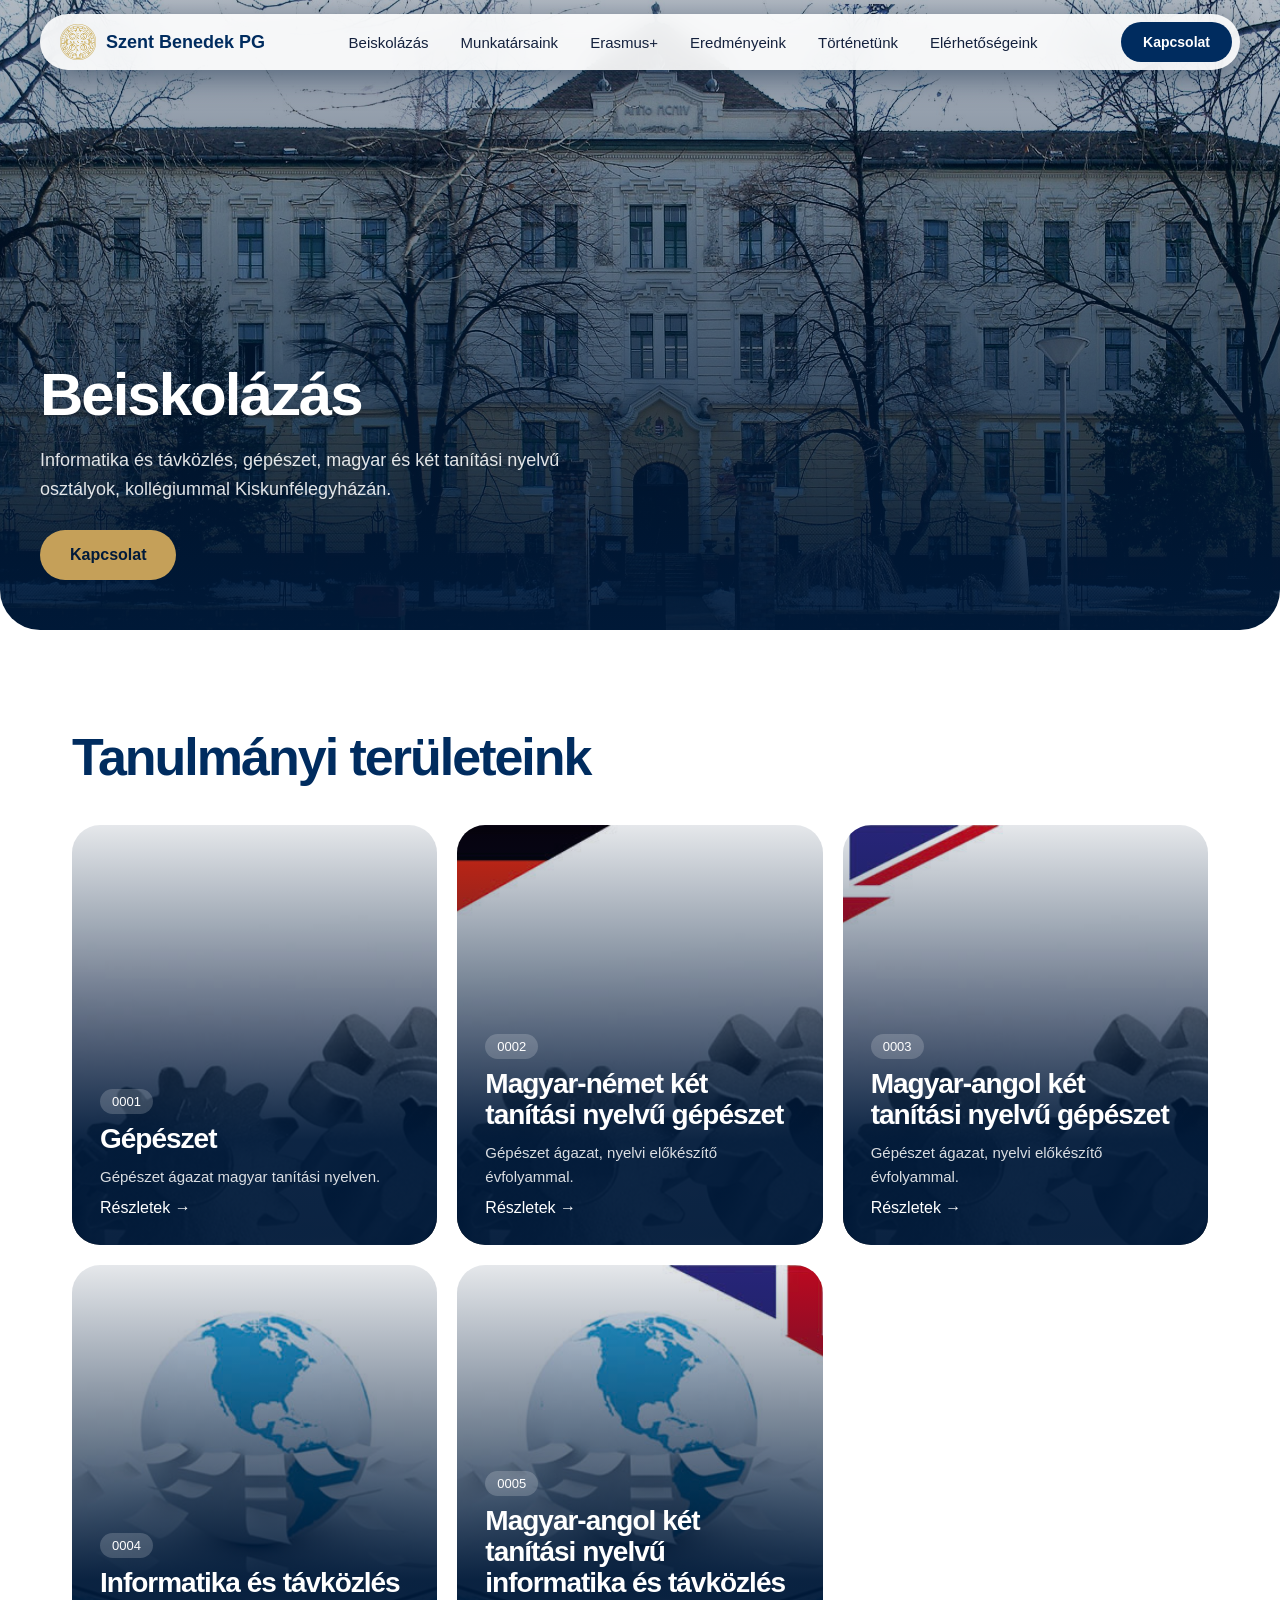
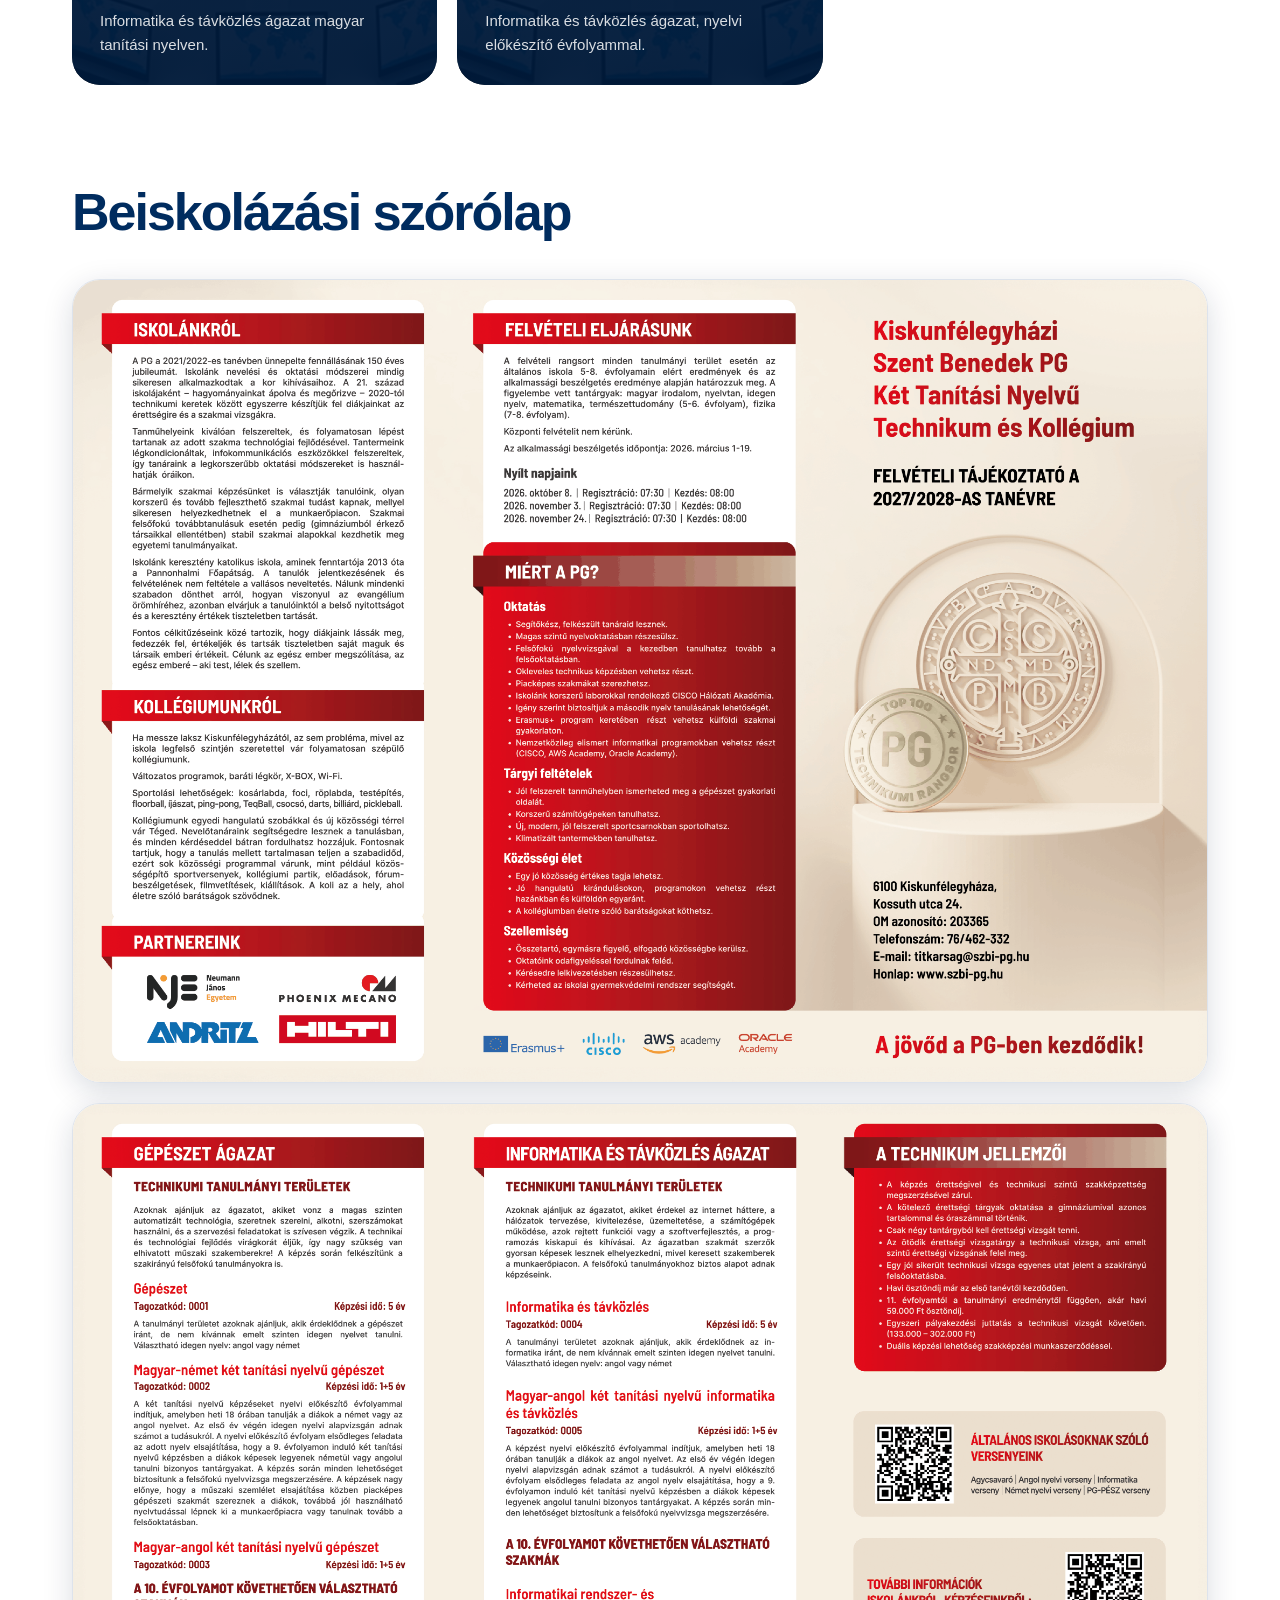
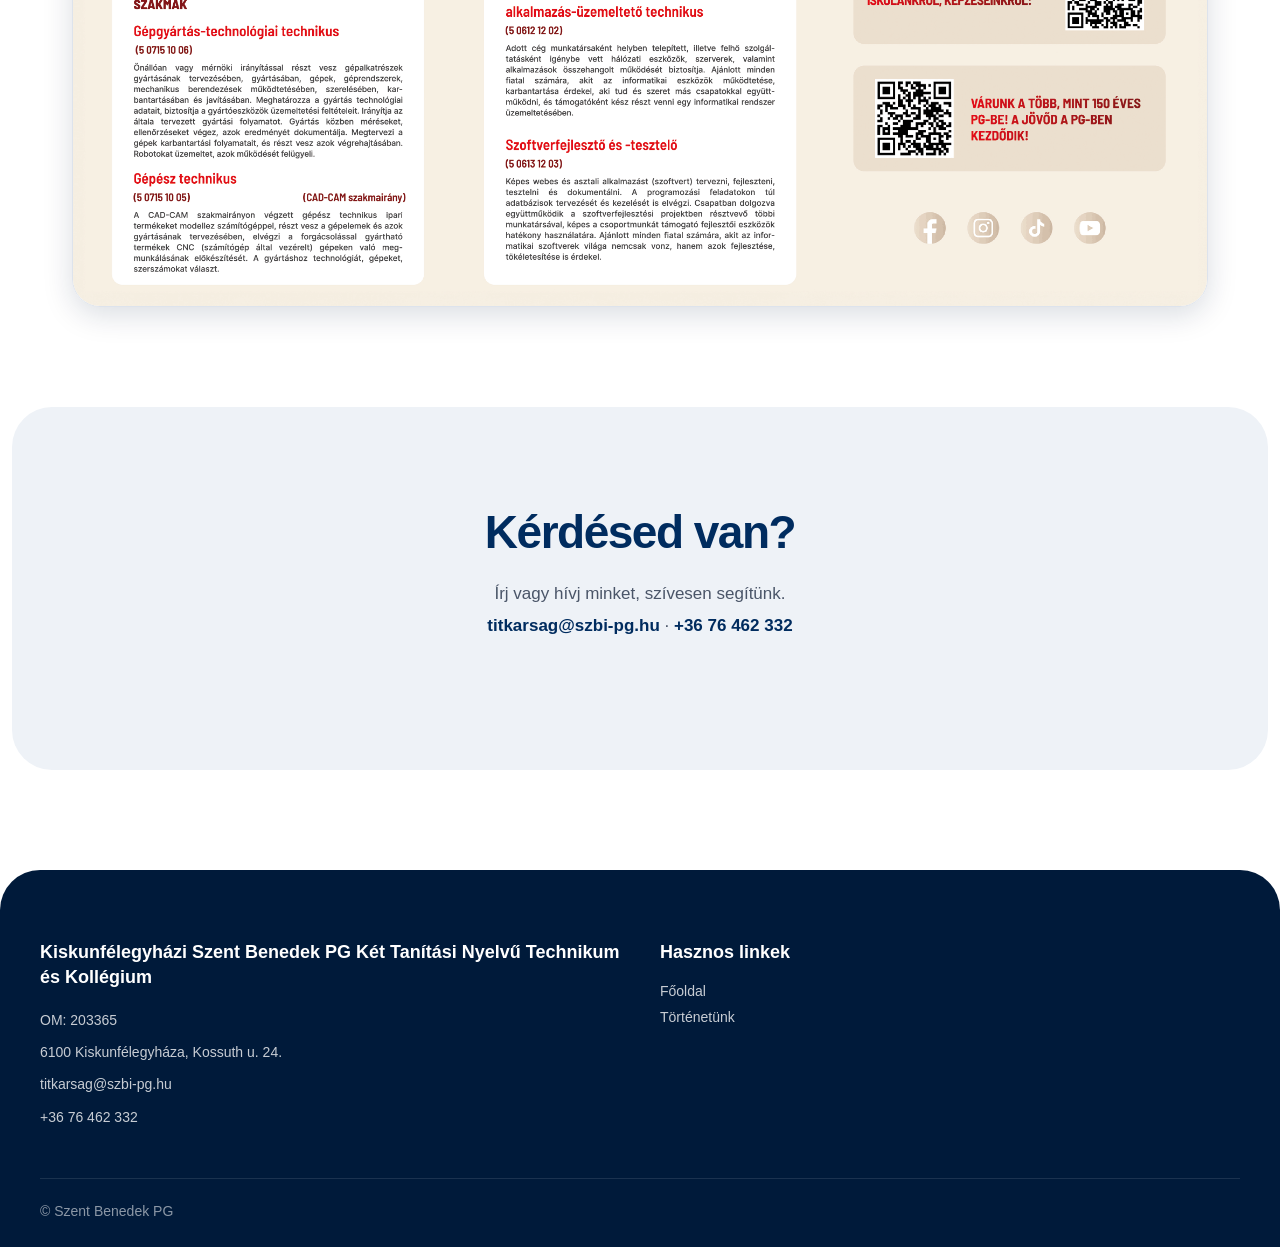
<file: beiskolazas.html>
<!DOCTYPE html>
<html lang="hu">
<head>
    <meta charset="UTF-8">
    <meta name="viewport" content="width=device-width, initial-scale=1.0">
    <title>Beiskolázás - Szent Benedek PG - Kiskunfélegyháza</title>
    <link rel="stylesheet" href="beiskolazas.css">
</head>
<body>
    <header>
        <nav class="fejlec-tartalom">
            <a href="index.html" class="logo-terulet">
                <img src="pg_logo.png" alt="PG Bencés Címer">
                Szent Benedek PG
            </a>
            <ul class="menu">
                <li><a href="beiskolazas.html">Beiskolázás</a></li>
                <li><a href="munkatarsak.html">Munkatársaink</a></li>
                <li><a href="Erasmus_2022.html">Erasmus+</a></li>
                <li><a href="eredmenyek.html">Eredményeink</a></li>
                <li><a href="index.html#tortenet">Történetünk</a></li>
                <li><a href="#kapcsolat">Elérhetőségeink</a></li>
            </ul>
            <a href="jelentkezes.html" class="jelentkezes-gomb">
                Kapcsolat
            </a>
        </nav>
    </header>

    <section class="nyito-resz">
        <div class="nyito-tartalom">
            <h1>Beiskolázás</h1>
            <p>
                Informatika és távközlés, gépészet, magyar és két tanítási nyelvű
                osztályok, kollégiummal Kiskunfélegyházán.
            </p>
            <a href="jelentkezes.html" class="fo-gomb">
                Kapcsolat
            </a>
        </div>
    </section>

    <section class="tartalmi-resz">
        <h2 class="szekcio-cim">Tanulmányi területeink</h2>
        <div class="szakma-lista">
            <a href="sima_gepesz.html">
                <article class="szakma-kartya" style="background-image: url(gépész_s.jpg);">
                    <span class="kod">0001</span>
                    <h3>Gépészet</h3>
                    <p>Gépészet ágazat magyar tanítási nyelven.</p>
                    <span class="reszletek-link">Részletek →</span>
                </article>
            </a>
            <a href="nemet_gepesz.html">
                <article class="szakma-kartya" style="background-image: url(gépész_n.jpg);">
                    <span class="kod">0002</span>
                    <h3>Magyar-német két tanítási nyelvű gépészet</h3>
                    <p>Gépészet ágazat, nyelvi előkészítő évfolyammal.</p>
                    <span class="reszletek-link">Részletek →</span>
                </article>
            </a>
            <a href="angol_gepesz.html">
                <article class="szakma-kartya" style="background-image: url(gépész_a.jpg);">
                    <span class="kod">0003</span>
                    <h3>Magyar-angol két tanítási nyelvű gépészet</h3>
                    <p>Gépészet ágazat, nyelvi előkészítő évfolyammal.</p>
                    <span class="reszletek-link">Részletek →</span>
                </article>
            </a>
            <a href="sima_info.html">
            <article class="szakma-kartya" style="background-image: url(info_s.jpg);">
                <span class="kod">0004</span>
                <h3>Informatika és távközlés</h3>
                <p>Informatika és távközlés ágazat magyar tanítási nyelven.</p>
            </article>
            <a href="angol_info.html">
            <article class="szakma-kartya" style="background-image: url(info_a.jpg);">
                <span class="kod">0005</span>
                <h3>Magyar-angol két tanítási nyelvű informatika és távközlés</h3>
                <p>Informatika és távközlés ágazat, nyelvi előkészítő évfolyammal.</p>
            </article>
        </a>
        </a>
        </div>
    </section>

    <section class="tartalmi-resz szorolap-resz">
        <h2 class="szekcio-cim">Beiskolázási szórólap</h2>
        <div class="szorolap-lista">
            <a href="PG_Beiskolazasi_Szorolap_ 2026_FINAL_1.png" target="_blank">
                <img src="PG_Beiskolazasi_Szorolap_ 2026_FINAL_1.png" alt="Szent Benedek PG beiskolázási szórólap 2026 – Iskolánkról, felvételi eljárás, Miért a PG?" loading="lazy">
            </a>
            <a href="PG_Beiskolazasi_Szorolap_ 2026_FINAL_2.png" target="_blank">
                <img src="PG_Beiskolazasi_Szorolap_ 2026_FINAL_2.png" alt="Szent Benedek PG beiskolázási szórólap 2026 – Gépészet és informatika ágazat, a technikum jellemzői" loading="lazy">
            </a>
        </div>
    </section>

    <section class="kerdes-resz">
        <div class="kerdes-tartalom">
            <h2>Kérdésed van?</h2>
            <p>
                Írj vagy hívj minket, szívesen segítünk.<br>
                <a href="mailto:titkarsag@szbi-pg.hu">titkarsag@szbi-pg.hu</a> ·
                <a href="tel:+3676462332">+36 76 462 332</a>
            </p>
        </div>
    </section>

    <footer id="kapcsolat">
        <div class="lablec-tartalom">
            <div class="lablec-oszlop">
                <h4>
                    Kiskunfélegyházi Szent Benedek PG Két Tanítási Nyelvű Technikum és Kollégium
                </h4>
                <ul class="kapcsolat-adat">
                    <li>OM: 203365</li>
                    <li>6100 Kiskunfélegyháza, Kossuth u. 24.</li>
                    <li>titkarsag@szbi-pg.hu</li>
                    <li>+36 76 462 332</li>
                </ul>
            </div>
            <div class="lablec-oszlop">
                <h4>Hasznos linkek</h4>
                <ul>
                    <li><a href="index.html">Főoldal</a></li>
                    <li><a href="index.html#tortenet">Történetünk</a></li>
                </ul>
            </div>
        </div>
        <div class="lablec-also-resz">
            © Szent Benedek PG
        </div>
    </footer>
</body>
</html>
</file>
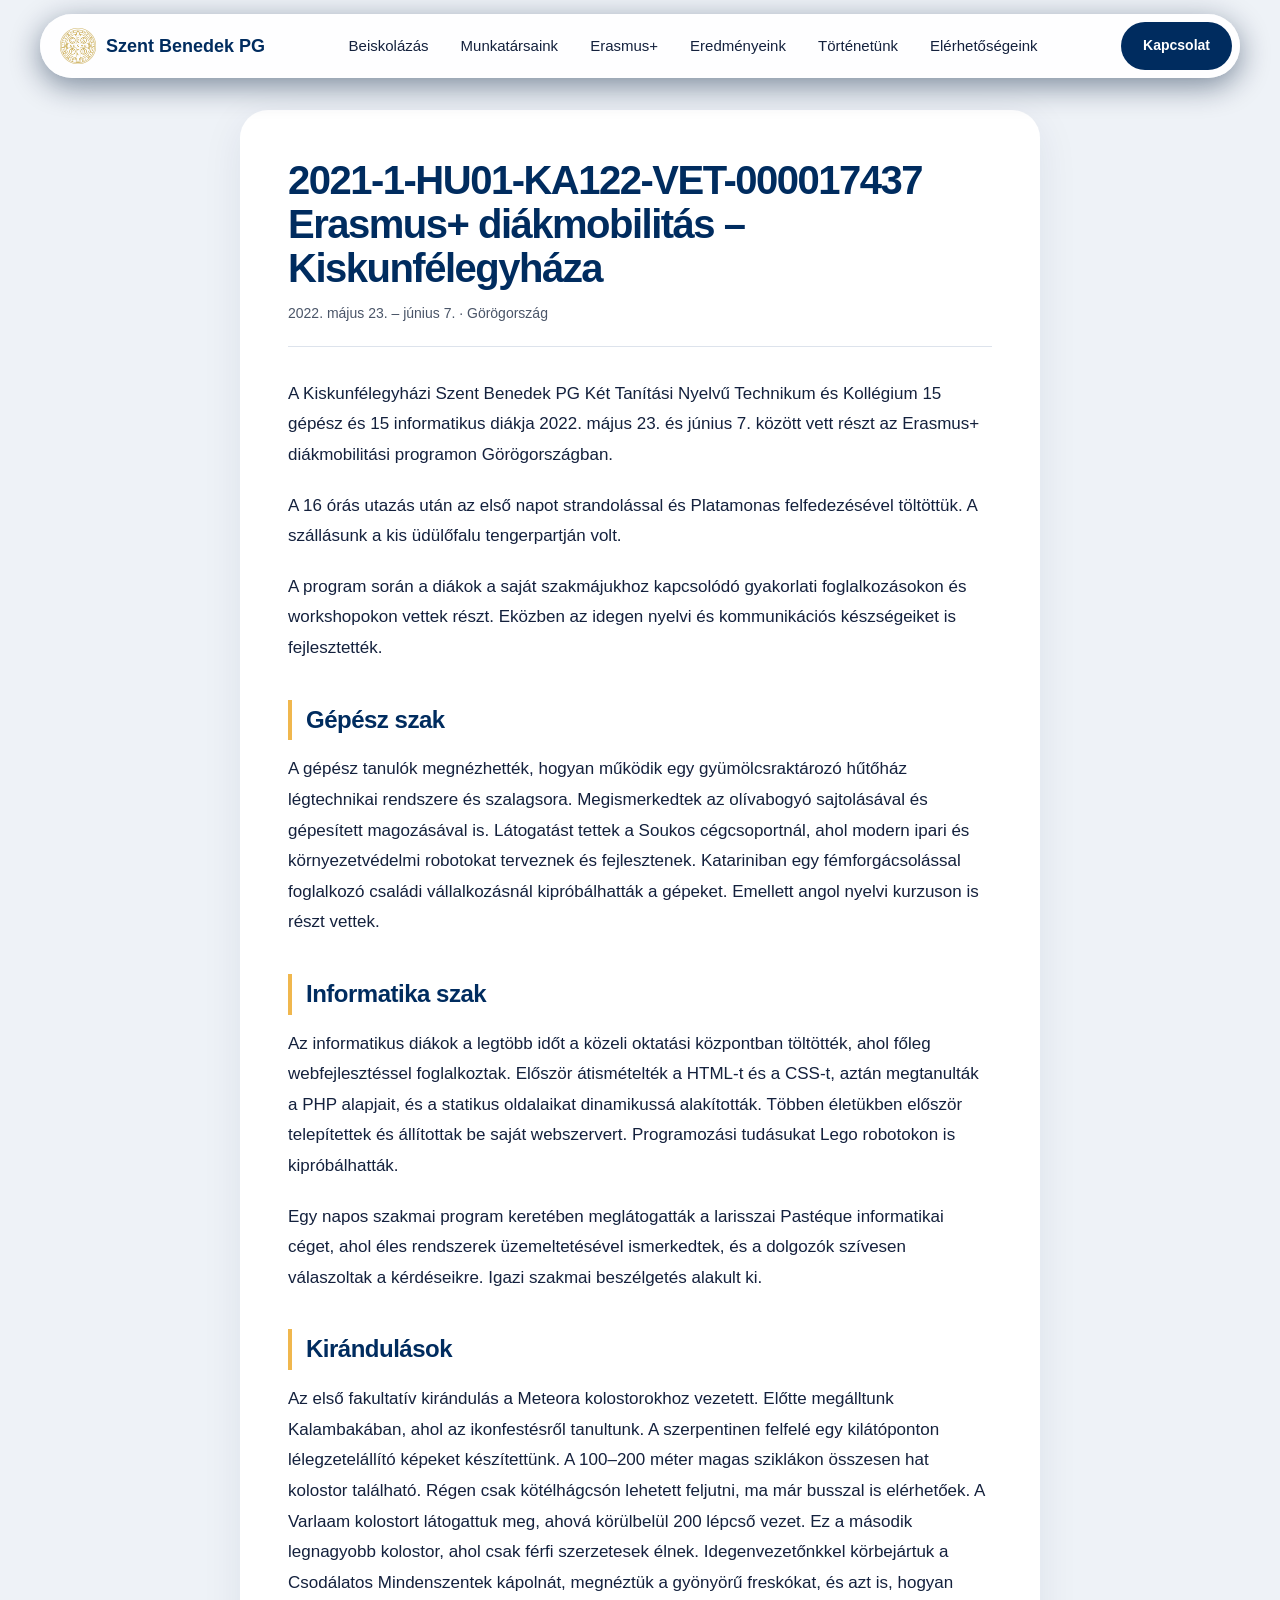
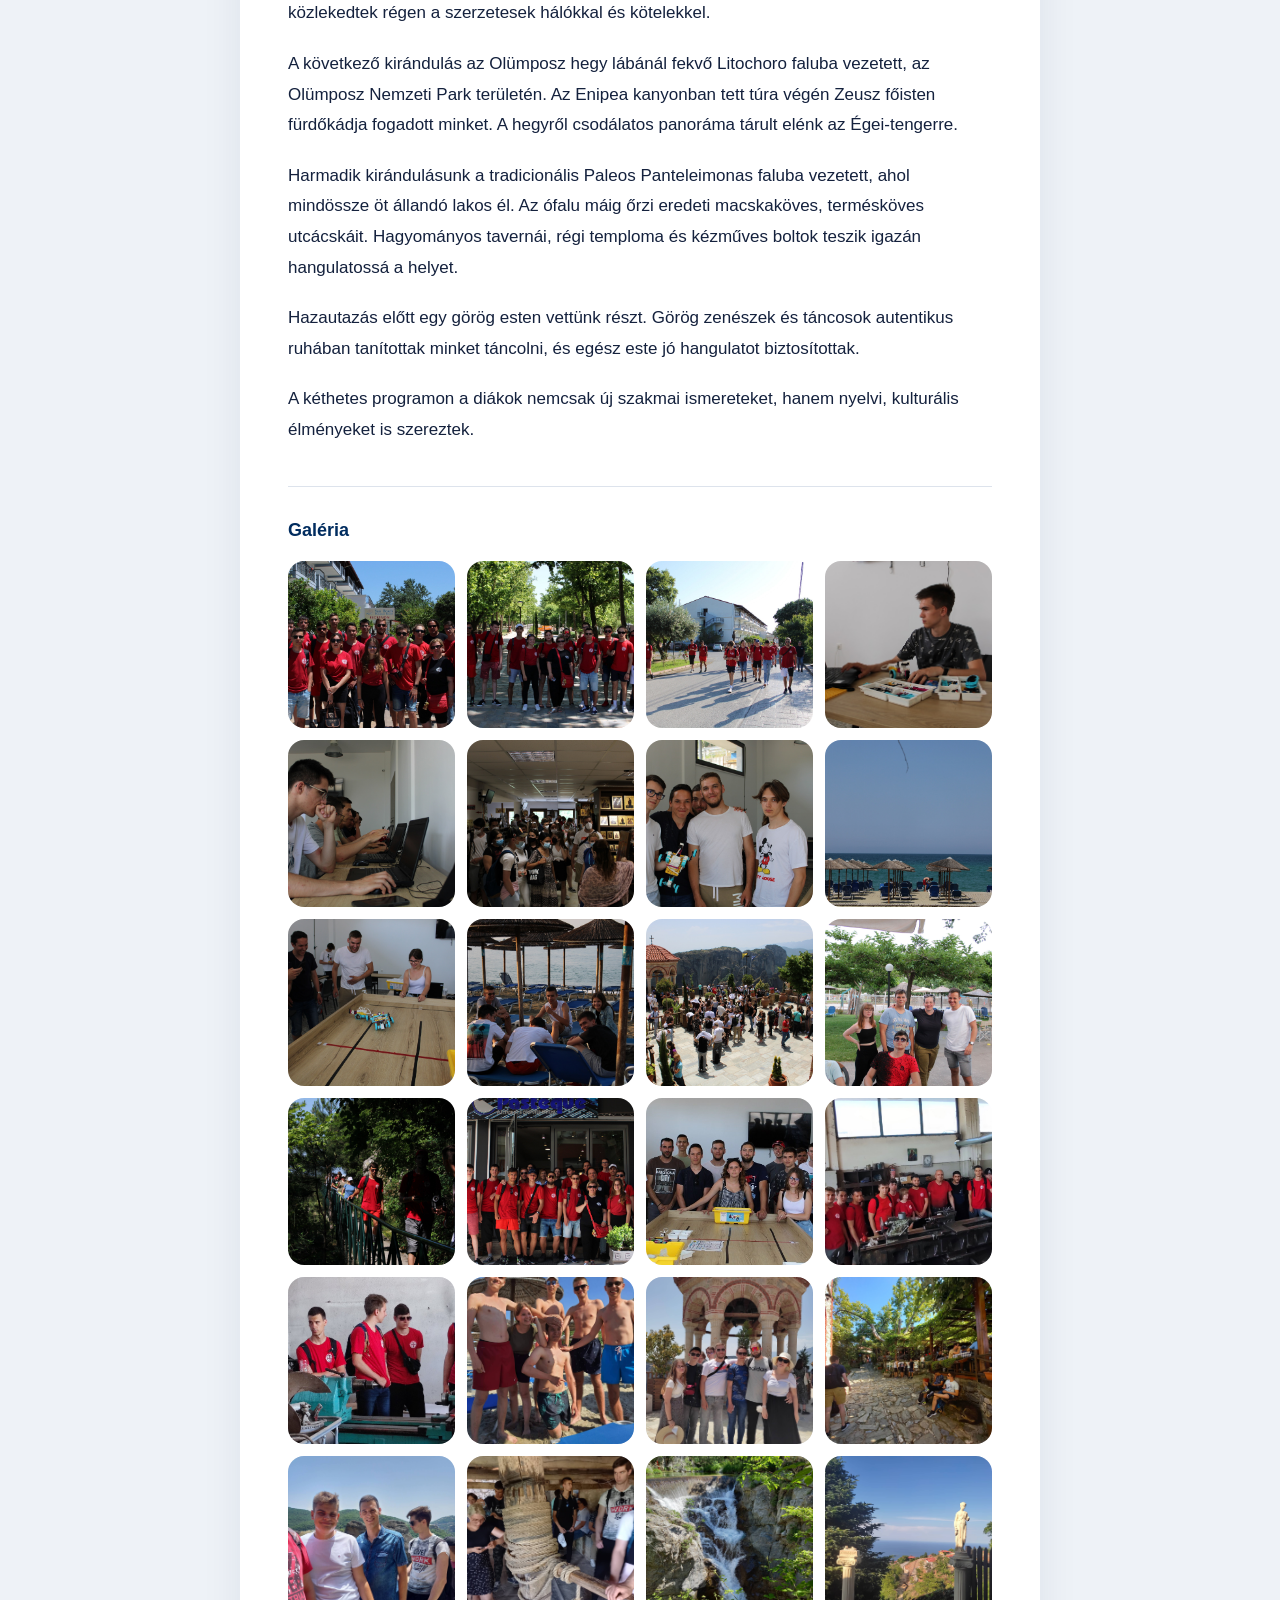
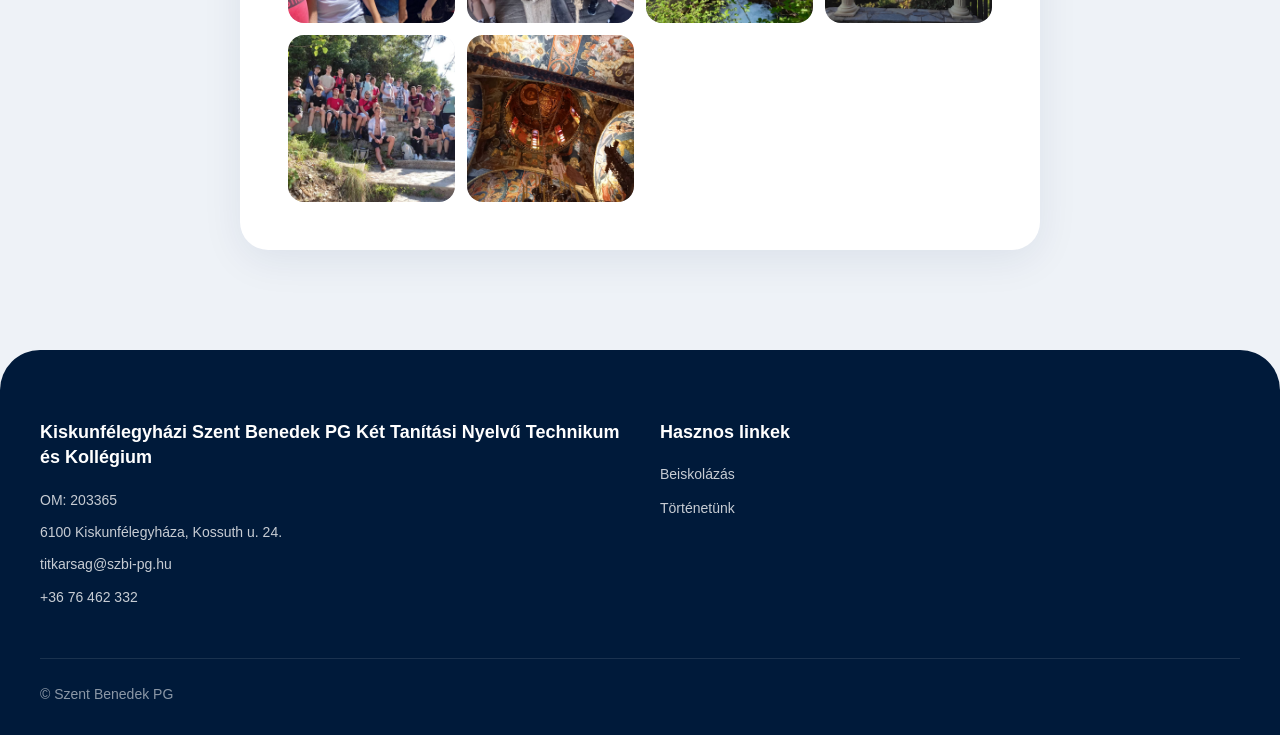
<file: Erasmus_2022.html>
<!DOCTYPE html>
<html lang="hu">
<head>
    <meta charset="UTF-8">
    <meta name="viewport" content="width=device-width, initial-scale=1.0">
    <link rel="stylesheet" href="Erasmus.css">
    <title>Erasmus+ diákmobilitás – Görögország 2022 | Szent Benedek PG</title>
</head>
<body>
    <header>
        <nav class="fejlec-tartalom">
    <a href="index.html" class="logo-terulet">
        <img src="pg_logo.png" alt="PG Bencés Címer">
        Szent Benedek PG
    </a>
    <ul class="menu">
        <li><a href="beiskolazas.html">Beiskolázás</a></li>
        <li><a href="munkatarsak.html">Munkatársaink</a></li>
        <li><a href="Erasmus_2022.html">Erasmus+</a></li>
        <li><a href="eredmenyek.html">Eredményeink</a></li>
        <li><a href="index.html#tortenet">Történetünk</a></li>
        <li><a href="#kapcsolat">Elérhetőségeink</a></li>
    </ul>
    <a href="jelentkezes.html" class="jelentkezes-gomb">
        Kapcsolat
    </a>
</nav>
    </header>

    <main class="container">
        <article class="article">
            <h1>2021-1-HU01-KA122-VET-000017437<br>Erasmus+ diákmobilitás – Kiskunfélegyháza</h1>
            <div class="meta">2022. május 23. – június 7. · Görögország</div>

            <p>
                A Kiskunfélegyházi Szent Benedek PG Két Tanítási Nyelvű Technikum és Kollégium 
                15 gépész és 15 informatikus diákja 2022. május 23. és június 7. között vett részt 
                az Erasmus+ diákmobilitási programon Görögországban.
            </p>

            <p>
                A 16 órás utazás után az első napot strandolással és Platamonas felfedezésével 
                töltöttük. A szállásunk a kis üdülőfalu tengerpartján volt.
            </p>

            <p>
                A program során a diákok a saját szakmájukhoz kapcsolódó gyakorlati foglalkozásokon 
                és workshopokon vettek részt. Eközben az idegen nyelvi és kommunikációs 
                készségeiket is fejlesztették.
            </p>

            <h2>Gépész szak</h2>
            <p>
                A gépész tanulók megnézhették, hogyan működik egy gyümölcsraktározó hűtőház 
                légtechnikai rendszere és szalagsora. Megismerkedtek az olívabogyó sajtolásával 
                és gépesített magozásával is. Látogatást tettek a Soukos cégcsoportnál, ahol 
                modern ipari és környezetvédelmi robotokat terveznek és fejlesztenek. 
                Katariniban egy fémforgácsolással foglalkozó családi vállalkozásnál 
                kipróbálhatták a gépeket. Emellett angol nyelvi kurzuson is részt vettek.
            </p>

            <h2>Informatika szak</h2>
            <p>
                Az informatikus diákok a legtöbb időt a közeli oktatási központban töltötték, 
                ahol főleg webfejlesztéssel foglalkoztak. Először átismételték a HTML-t és 
                a CSS-t, aztán megtanulták a PHP alapjait, és a statikus oldalaikat dinamikussá 
                alakították. Többen életükben először telepítettek és állítottak be saját 
                webszervert. Programozási tudásukat Lego robotokon is kipróbálhatták.
            </p>
            <p>
                Egy napos szakmai program keretében meglátogatták a larisszai Pastéque 
                informatikai céget, ahol éles rendszerek üzemeltetésével ismerkedtek, és 
                a dolgozók szívesen válaszoltak a kérdéseikre. Igazi szakmai beszélgetés alakult ki.
            </p>

            <h2>Kirándulások</h2>
            <p>
                Az első fakultatív kirándulás a Meteora kolostorokhoz vezetett. Előtte megálltunk 
                Kalambakában, ahol az ikonfestésről tanultunk. A szerpentinen felfelé egy 
                kilátóponton lélegzetelállító képeket készítettünk. A 100–200 méter magas 
                sziklákon összesen hat kolostor található. Régen csak kötélhágcsón lehetett 
                feljutni, ma már busszal is elérhetőek. A Varlaam kolostort látogattuk meg, 
                ahová körülbelül 200 lépcső vezet. Ez a második legnagyobb kolostor, ahol 
                csak férfi szerzetesek élnek. Idegenvezetőnkkel körbejártuk a Csodálatos 
                Mindenszentek kápolnát, megnéztük a gyönyörű freskókat, és azt is, hogyan 
                közlekedtek régen a szerzetesek hálókkal és kötelekkel.
            </p>
            <p>
                A következő kirándulás az Olümposz hegy lábánál fekvő Litochoro faluba vezetett, 
                az Olümposz Nemzeti Park területén. Az Enipea kanyonban tett túra végén 
                Zeusz főisten fürdőkádja fogadott minket. A hegyről csodálatos panoráma 
                tárult elénk az Égei-tengerre.
            </p>
            <p>
                Harmadik kirándulásunk a tradicionális Paleos Panteleimonas faluba vezetett, 
                ahol mindössze öt állandó lakos él. Az ófalu máig őrzi eredeti macskaköves, 
                termésköves utcácskáit. Hagyományos tavernái, régi temploma és kézműves 
                boltok teszik igazán hangulatossá a helyet.
            </p>
            <p>
                Hazautazás előtt egy görög esten vettünk részt. Görög zenészek és táncosok 
                autentikus ruhában tanítottak minket táncolni, és egész este jó hangulatot 
                biztosítottak.
            </p>

            <p>
                A kéthetes programon a diákok nemcsak új szakmai ismereteket, hanem nyelvi, 
                kulturális élményeket is szereztek.
            </p>

            <div class="gallery">
                <div class="gallery-title">
                    Galéria
                </div>
                <div class="gallery-grid">
                    
                </div>
            </div>
            <script>
                document.body.addEventListener('keydown', (event)=>{
                    if (event.keyCode == '37') {
                        let img = document.body.lastElementChild.style.backgroundImage;
                        let n = "";
                        for (let i = img.lastIndexOf("/")+1; img[i] != "."; i++) {
                            n += img[i];
                        }
                        if (Number(n)-1 < 1) {
                            n = "26";
                        }
                        document.body.lastElementChild.style.backgroundImage = `url(Erasmus_2022_files/${("0" + (Number(n)-1)).slice(-2)}.jpg)`;
                    };
                    if (event.keyCode == '39') {
                        let img = document.body.lastElementChild.style.backgroundImage;
                        let n = "";
                        for (let i = img.lastIndexOf("/")+1; img[i] != "."; i++) {
                            n += img[i];
                        }
                        if (Number(n)+1 > 26) {
                            n = "1";
                        }
                        document.body.lastElementChild.style.backgroundImage = `url(Erasmus_2022_files/${("0" + (Number(n)+1)).slice(-2)}.jpg)`;
                    };
                });
        
                const gallery = document.getElementsByClassName("gallery-grid")[0];
        
                for (let i = 1; i <= 26; i++) {
                    gallery.innerHTML += `
                        <div class="gallery-item">
                            <img 
                                src="Erasmus_2022_files/${("0" + i).slice(-2)}.jpg" 
                                alt="kép${i}"
                                loading="lazy"
                                onclick="
                                    let e = document.body.lastElementChild.style;
                                    e.backgroundImage = 'url(Erasmus_2022_files/${("0" + i).slice(-2)}.jpg)';
                                    e.width = '100vw';
                                    e.height = '100vh';
                                    e.backgroundSize = 'auto 80%';
                                    e.backgroundRepeat = 'no-repeat';
                                    e.backgroundPosition = 'center';
                                    e.top = '0';
                                    e.position = 'fixed';
                                    e.backdropFilter = 'brightness(20%)';
                                    document.body.lastElementChild.addEventListener('click', ()=>{
                                        let e = document.body.lastElementChild.style;
                                        e.backgroundImage = 'none';
                                        e.width = '0px';
                                        e.height = '0px';
                                        e.backgroundSize = '0 0';
                                        e.backgroundRepeat = 'initial';
                                        e.backgroundPosition = 'initial';
                                        e.top = '0';
                                        e.position = 'initial';
                                        e.backdropFilter = 'none';
                                    });
                                    "
                            >
                        </div>
                    `;
                }
            </script>


        </article>
    </main>

    <footer id="kapcsolat">
        <div class="lablec-tartalom">
            <div class="lablec-oszlop">
                <h4>
                    Kiskunfélegyházi Szent Benedek PG Két Tanítási Nyelvű Technikum és Kollégium
                </h4>
                <ul class="kapcsolat-adat">
                    <li>OM: 203365</li>
                    <li>6100 Kiskunfélegyháza, Kossuth u. 24.</li>
                    <li>titkarsag@szbi-pg.hu</li>
                    <li>+36 76 462 332</li>
                </ul>
            </div>
            <div class="lablec-oszlop">
                <h4>
                    Hasznos linkek
                </h4>
                <ul>
                    <li>
                        <a href="#beiskolazas">
                            Beiskolázás
                        </a>
                    </li>
                    <li>
                        <a href="#tortenet">
                            Történetünk
                        </a>
                    </li>
                </ul>
            </div>
        </div>
        <div class="lablec-also-resz">
            © Szent Benedek PG
        </div>
    </footer>
    <div></div>
</body>
</html>
</file>
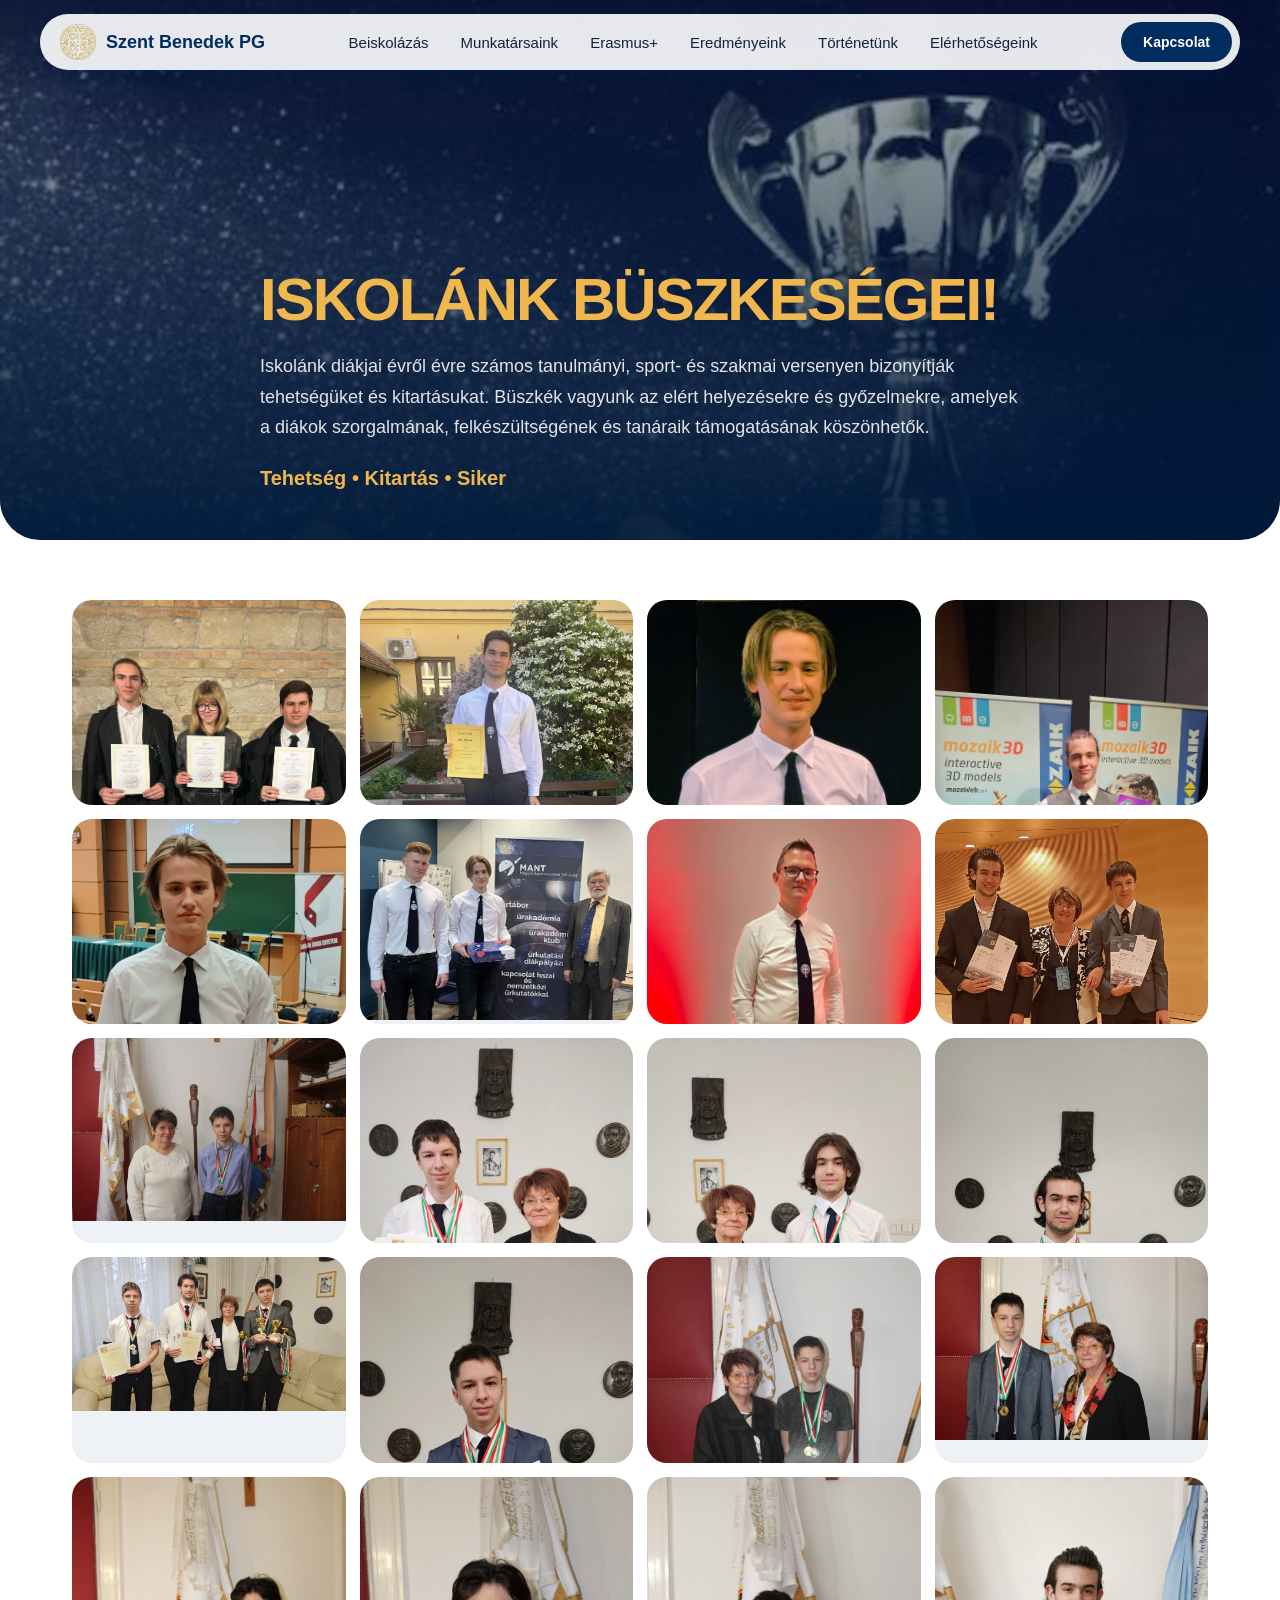
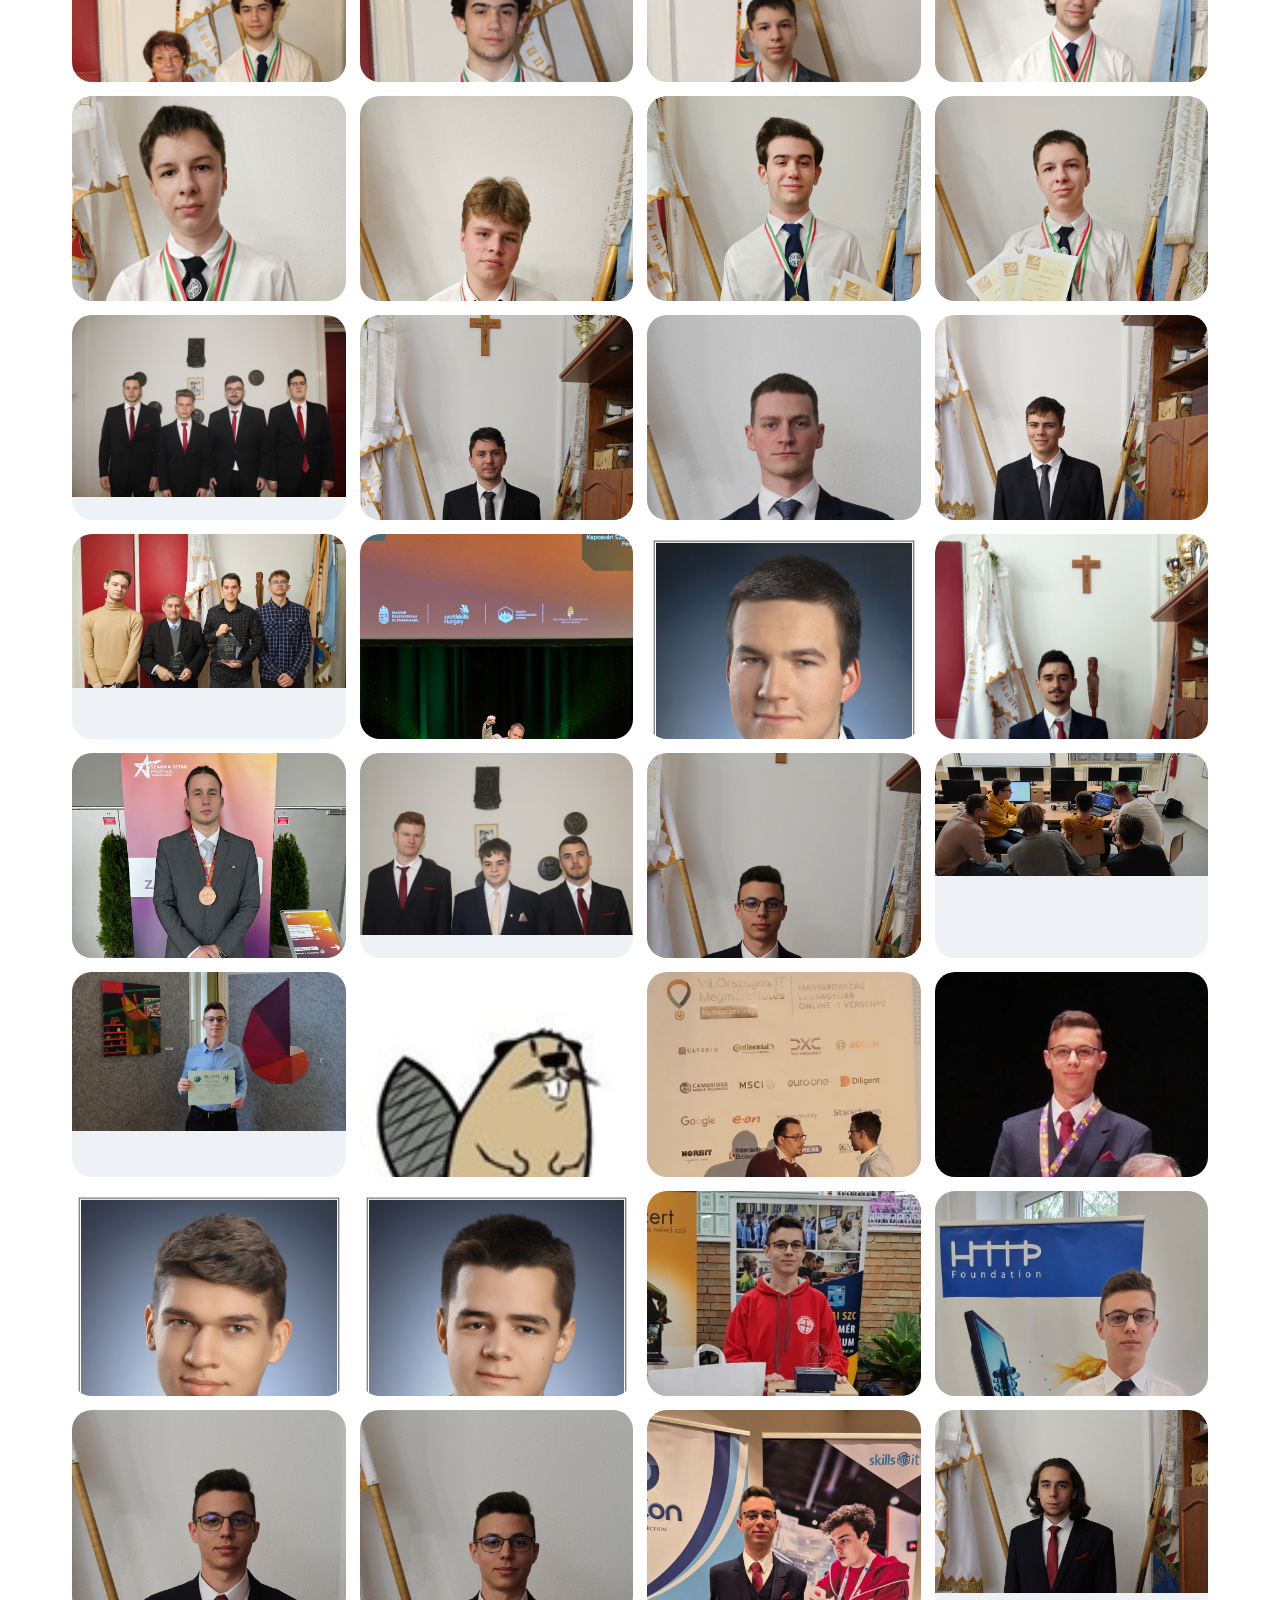
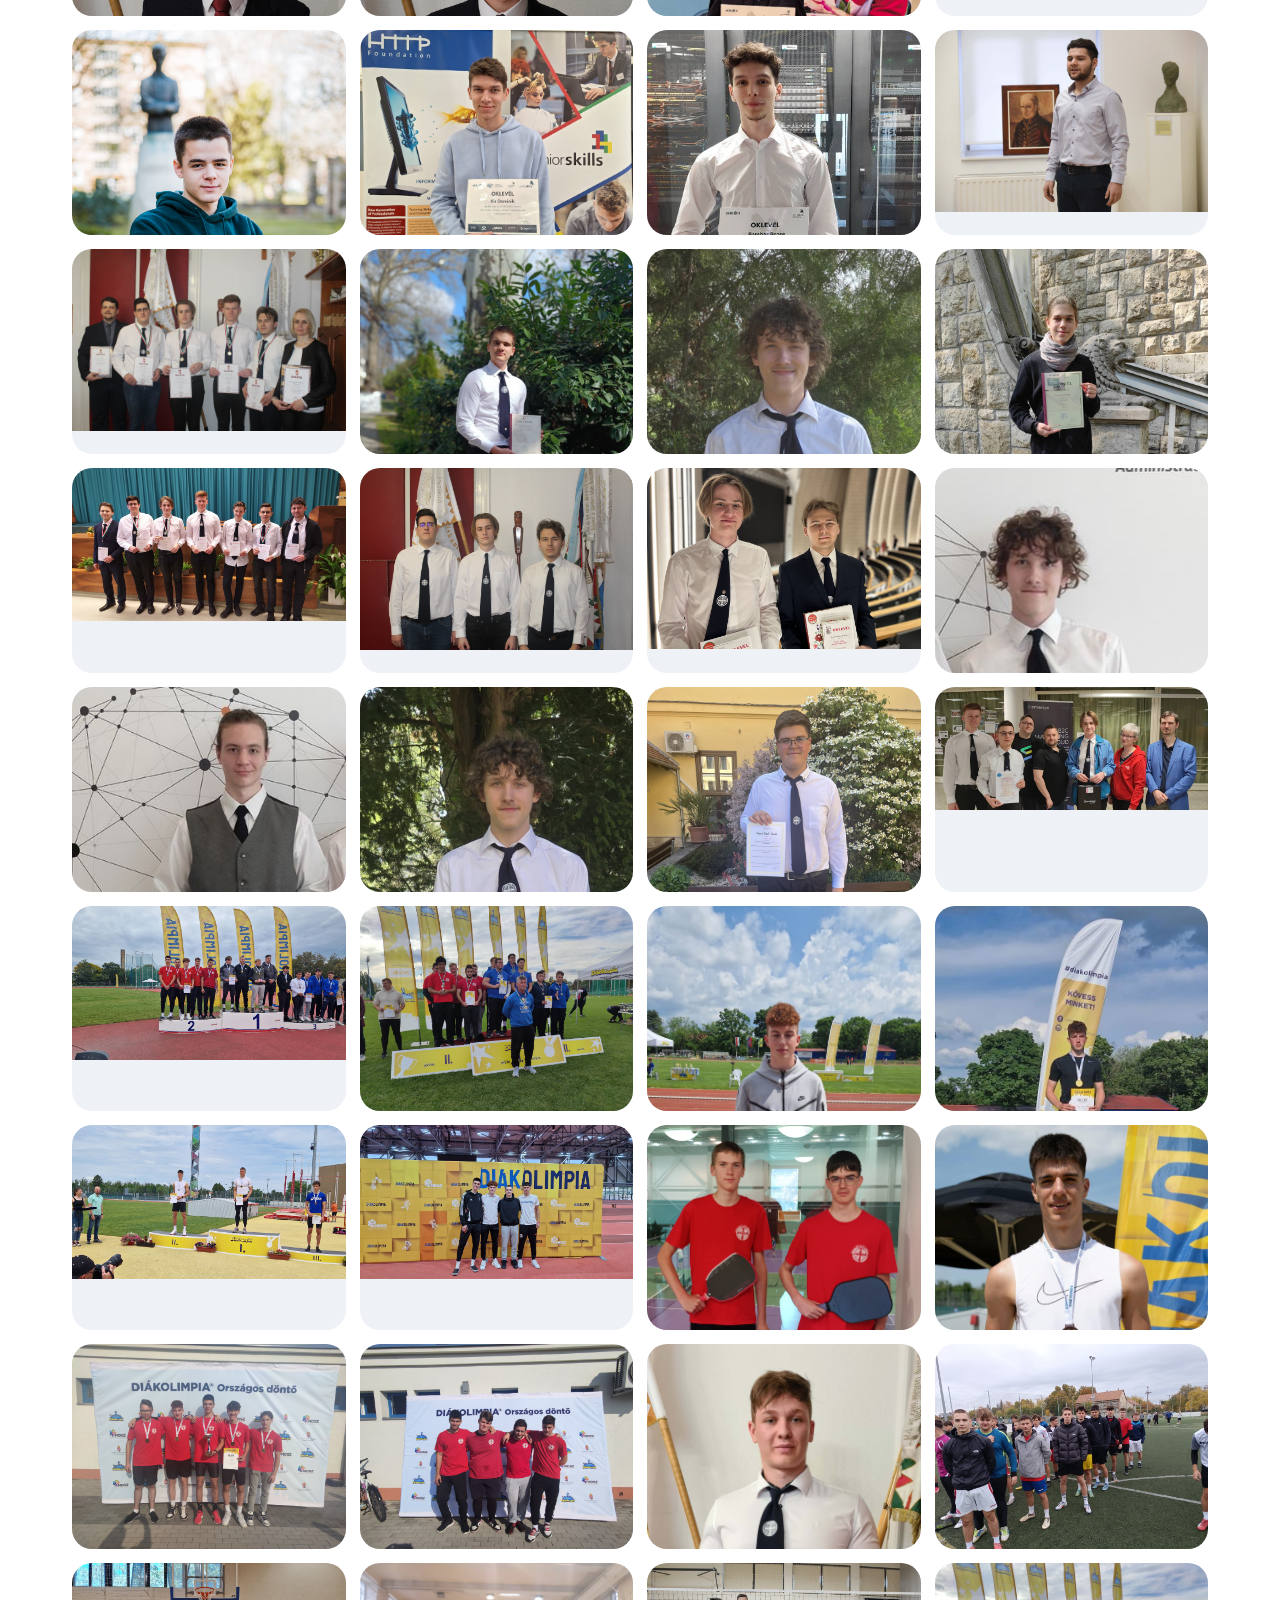
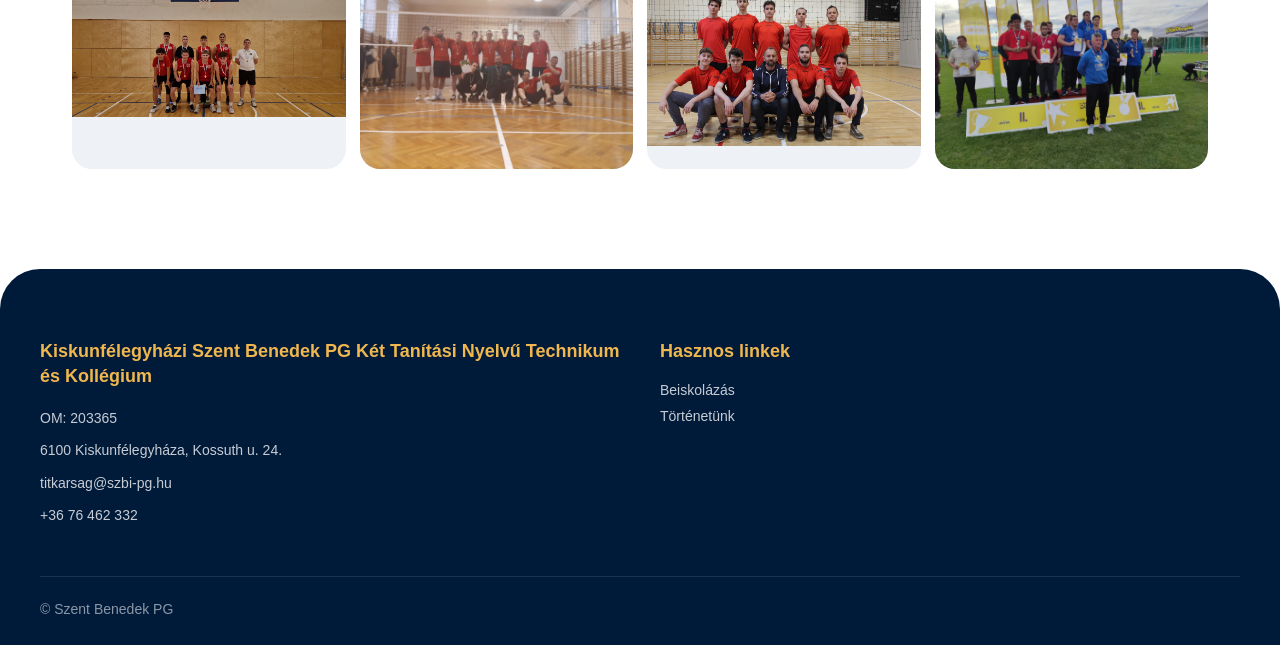
<file: eredmenyek.html>
<!DOCTYPE html>
<html lang="hu">
<head>
    <meta charset="UTF-8">
    <meta name="viewport" content="width=device-width, initial-scale=1.0">
    <title>Szent Benedek PG - Kiskunfélegyháza</title>
    <link rel="stylesheet" href="eredmenyek.css">
</head>
<body>
    <header>
        <nav class="fejlec-tartalom">
    <a href="index.html" class="logo-terulet">
        <img src="pg_logo.png" alt="PG Bencés Címer">
        Szent Benedek PG
    </a>
    <ul class="menu">
        <li><a href="beiskolazas.html">Beiskolázás</a></li>
        <li><a href="munkatarsak.html">Munkatársaink</a></li>
        <li><a href="Erasmus_2022.html">Erasmus+</a></li>
        <li><a href="eredmenyek.html">Eredményeink</a></li>
        <li><a href="index.html#tortenet">Történetünk</a></li>
        <li><a href="#kapcsolat">Elérhetőségeink</a></li>
    </ul>
    <a href="https://szbi-pg.hu/index.php/hu/beiskolazas" class="jelentkezes-gomb">
        Kapcsolat
    </a>
</nav>
    </header>
    <section class="nyito-resz">
    <div class="nyito-tartalom">
        <h1>
            ISKOLÁNK BÜSZKESÉGEI!
        </h1>
        <p>
            Iskolánk diákjai évről évre számos tanulmányi,  
        </p>
        <p>
            sport- és szakmai versenyen bizonyítják tehetségüket és kitartásukat.
        </p>
        <p>
            Büszkék vagyunk az elért helyezésekre és győzelmekre, 
        </p>
        <p>
            amelyek a diákok szorgalmának, 
        </p>
        <p>
            felkészültségének és tanáraik támogatásának köszönhetők.
        </p>
        <h2>
            Tehetség • Kitartás • Siker
        </h2>
    </div>
    </section>
    <section class="tartalmi-resz">
        <div class="kep-galeria" id="galeria"></div>
    </section>

    <script>
        async function readJSONfile(file) {
            for (const element of document.querySelectorAll(".kep:not(:hover)>div>div")) {
                element.innerHTML = '';
            }
            try{
                let object = await fetch(file);
                let myText = await object.text();

                document.querySelector(".kep:hover>div>div").innerHTML = JSON.parse(myText)[Number(document.querySelector(".kep:hover>div>img").src.split("_")[1].split(".")[0])-1];
            } catch{}
        }

        const galeria = document.getElementById("galeria");

        for (let i = 1; i <= 80; i++) {
            galeria.innerHTML += `
                <div class="kep">
                    <div>
                        <img 
                        src="sikerek/image_${i}.jpg" 
                        alt="Iskolai eredmények ${i}. kép"
                        loading="lazy"
                        >
                        <div></div>
                    </div>
                </div>
            `;
        }
        window.setInterval(()=>{readJSONfile("eredmenyek.JSON")}, 100);
    </script>

    <footer id="kapcsolat">
        <div class="lablec-tartalom">
            <div class="lablec-oszlop">
                <h4>
                    Kiskunfélegyházi Szent Benedek PG Két Tanítási Nyelvű Technikum és Kollégium
                </h4>
                <ul class="kapcsolat-adat">
                    <li>OM: 203365</li>
                    <li>6100 Kiskunfélegyháza, Kossuth u. 24.</li>
                    <li>titkarsag@szbi-pg.hu</li>
                    <li>+36 76 462 332</li>
                </ul>
            </div>
            <div class="lablec-oszlop">
                <h4>
                    Hasznos linkek
                </h4>
                <ul>
                    <li>
                        <a href="#beiskolazas.html">
                            Beiskolázás
                        </a>
                    </li>
                    <li>
                        <a href="#tortenet">
                            Történetünk
                        </a>
                    </li>
                </ul>
            </div>
        </div>
        <div class="lablec-also-resz">
            © Szent Benedek PG
        </div>
    </footer>
</body>
</html>
</file>
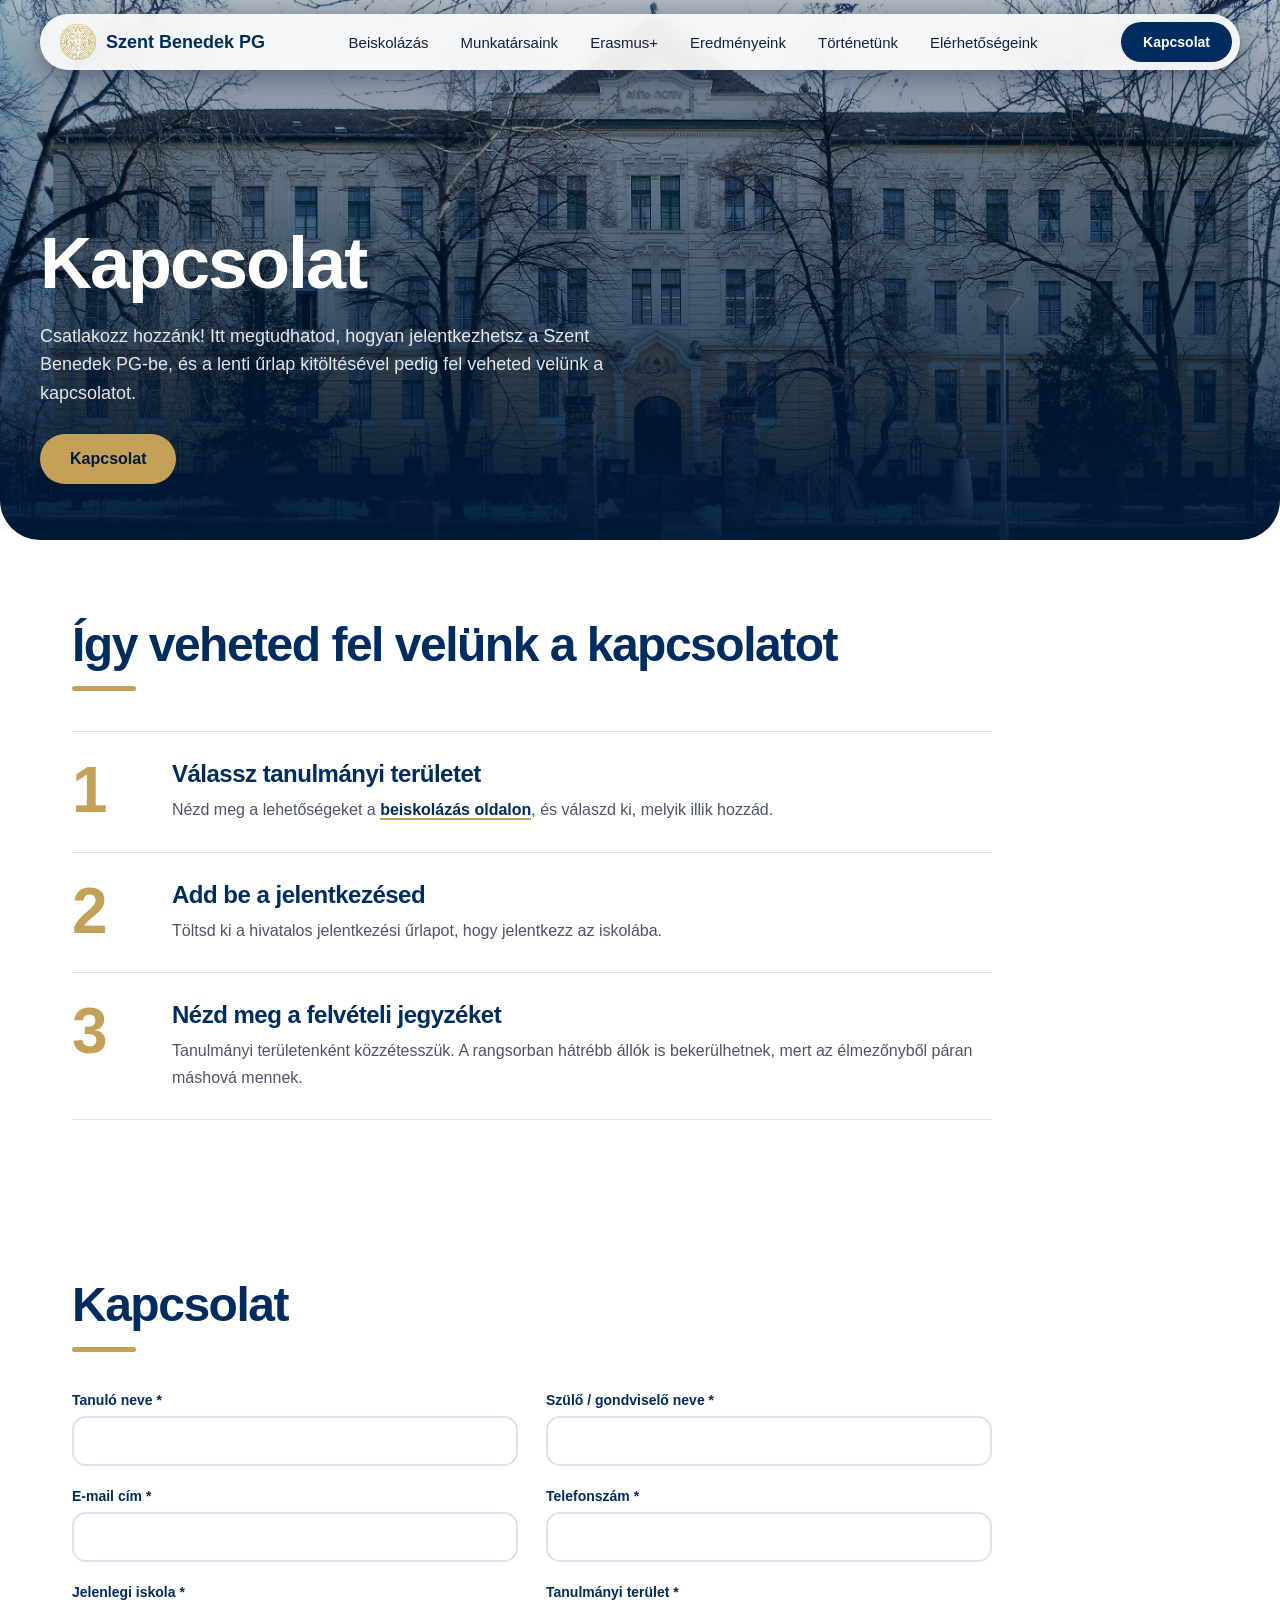
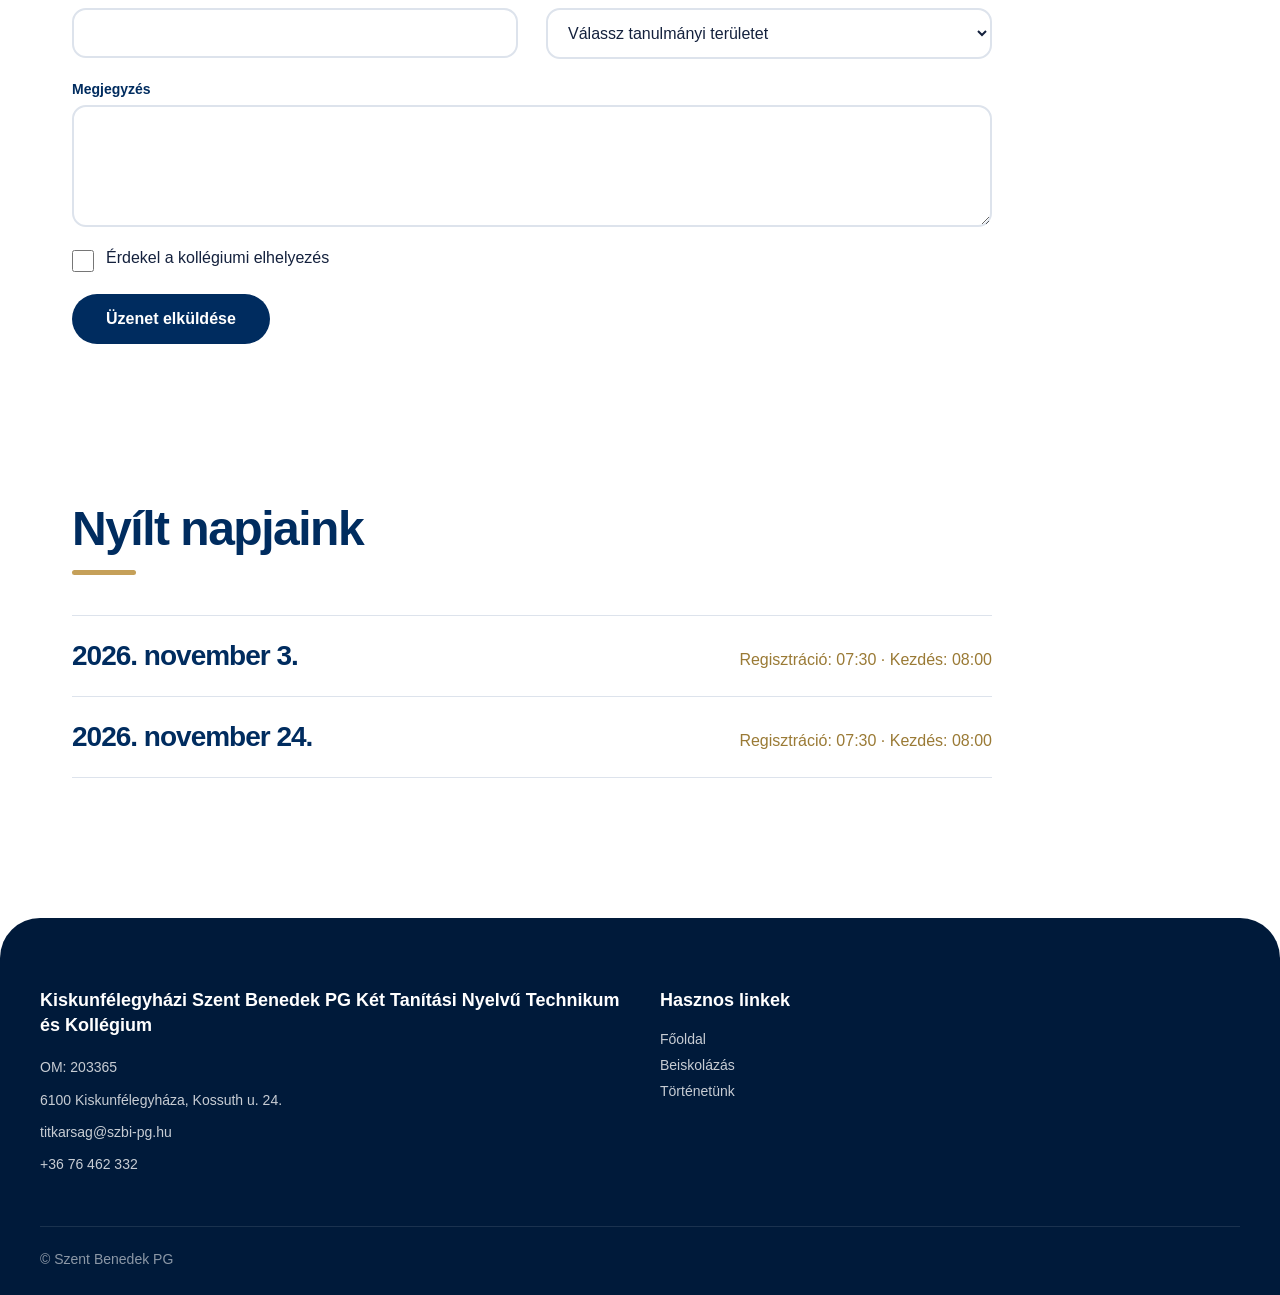
<file: jelentkezes.html>
<!DOCTYPE html>
<html lang="hu">
<head>
    <meta charset="UTF-8">
    <meta name="viewport" content="width=device-width, initial-scale=1.0">
    <title>Kapcsoloat - Szent Benedek PG - Kiskunfélegyháza</title>
    <link rel="stylesheet" href="jelentkezes.css">
</head>
<body>
    <header>
        <nav class="fejlec-tartalom">
            <a href="index.html" class="logo-terulet">
                <img src="pg_logo.png" alt="PG Bencés Címer">
                Szent Benedek PG
            </a>
            <ul class="menu">
                <li><a href="beiskolazas.html">Beiskolázás</a></li>
                <li><a href="munkatarsak.html">Munkatársaink</a></li>
                <li><a href="Erasmus_2022.html">Erasmus+</a></li>
                <li><a href="eredmenyek.html">Eredményeink</a></li>
                <li><a href="index.html#tortenet">Történetünk</a></li>
                <li><a href="#kapcsolat">Elérhetőségeink</a></li>
            </ul>
            <a href="jelentkezes.html" class="jelentkezes-gomb">
                Kapcsolat
            </a>
        </nav>
    </header>

    <section class="nyito-resz">
        <div class="nyito-tartalom">
            <h1>Kapcsolat</h1>
            <p>
                Csatlakozz hozzánk! Itt megtudhatod, hogyan jelentkezhetsz a Szent Benedek PG-be,
                és a lenti űrlap kitöltésével pedig fel veheted velünk a kapcsolatot.
            </p>
            <a href="#hivatalos" class="fo-gomb">Kapcsolat</a>
        </div>
    </section>

    <section class="tartalmi-resz">
        <h2 class="szekcio-cim">Így veheted fel velünk a kapcsolatot</h2>
        <ol class="lepesek">
            <li>
                <h3>Válassz tanulmányi területet</h3>
                <p>
                    Nézd meg a lehetőségeket a <a href="beiskolazas.html" class="szoveg-link">beiskolázás oldalon</a>,
                    és válaszd ki, melyik illik hozzád.
                </p>
            </li>
            <li>
                <h3>Add be a jelentkezésed</h3>
                <p>Töltsd ki a hivatalos jelentkezési űrlapot, hogy jelentkezz az iskolába.</p>
            </li>
            <li>
                <h3>Nézd meg a felvételi jegyzéket</h3>
                <p>
                    Tanulmányi területenként közzétesszük. A rangsorban hátrébb állók is bekerülhetnek,
                    mert az élmezőnyből páran máshová mennek.
                </p>
            </li>
        </ol>
    </section>

    <section class="tartalmi-resz" id="hivatalos">
        <h2 class="szekcio-cim">Kapcsolat</h2>

        <form class="urlap" id="jelentkezesi-urlap">
            <div class="mezo">
                <label for="tanulo">Tanuló neve *</label>
                <input type="text" id="tanulo" name="tanulo" required autocomplete="off">
            </div>
            <div class="mezo">
                <label for="szulo">Szülő / gondviselő neve *</label>
                <input type="text" id="szulo" name="szulo" required autocomplete="name">
            </div>
            <div class="mezo">
                <label for="email">E-mail cím *</label>
                <input type="email" id="email" name="email" required autocomplete="email">
            </div>
            <div class="mezo">
                <label for="telefon">Telefonszám *</label>
                <input type="tel" id="telefon" name="telefon" required autocomplete="tel">
            </div>
            <div class="mezo">
                <label for="iskola">Jelenlegi iskola *</label>
                <input type="text" id="iskola" name="iskola" required autocomplete="off">
            </div>
            <div class="mezo">
                <label for="terulet">Tanulmányi terület *</label>
                <select id="terulet" name="terulet" required>
                    <option value="">Válassz tanulmányi területet</option>
                    <option>0001 – Gépészet</option>
                    <option>0002 – Magyar-német két tanítási nyelvű gépészet</option>
                    <option>0003 – Magyar-angol két tanítási nyelvű gépészet</option>
                    <option>0004 – Informatika és távközlés</option>
                    <option>0005 – Magyar-angol két tanítási nyelvű informatika és távközlés</option>
                </select>
            </div>
            <div class="mezo teljes">
                <label for="uzenet">Megjegyzés</label>
                <textarea id="uzenet" name="uzenet" rows="5"></textarea>
            </div>
            <div class="mezo teljes jelolo-sor">
                <label class="jelolo">
                    <input type="checkbox" id="kollegium" name="kollegium">
                    <span>Érdekel a kollégiumi elhelyezés</span>
                </label>
            </div>
            <div class="mezo teljes">
                <button type="submit" class="kuldes-gomb">Üzenet elküldése</button>
            </div>
        </form>
    </section>

    <section class="tartalmi-resz nyilt-napok">
        <h2 class="szekcio-cim">Nyílt napjaink</h2>
        <ul class="nyilt-lista">
            <li>
                <span class="nap">2026. november 3.</span>
                <span class="reszlet">Regisztráció: 07:30 · Kezdés: 08:00</span>
            </li>
            <li>
                <span class="nap">2026. november 24.</span>
                <span class="reszlet">Regisztráció: 07:30 · Kezdés: 08:00</span>
            </li>
        </ul>
    </section>

    <footer id="kapcsolat">
        <div class="lablec-tartalom">
            <div class="lablec-oszlop">
                <h4>
                    Kiskunfélegyházi Szent Benedek PG Két Tanítási Nyelvű Technikum és Kollégium
                </h4>
                <ul class="kapcsolat-adat">
                    <li>OM: 203365</li>
                    <li>6100 Kiskunfélegyháza, Kossuth u. 24.</li>
                    <li>titkarsag@szbi-pg.hu</li>
                    <li>+36 76 462 332</li>
                </ul>
            </div>
            <div class="lablec-oszlop">
                <h4>Hasznos linkek</h4>
                <ul>
                    <li><a href="index.html">Főoldal</a></li>
                    <li><a href="beiskolazas.html">Beiskolázás</a></li>
                    <li><a href="index.html#tortenet">Történetünk</a></li>
                </ul>
            </div>
        </div>
        <div class="lablec-also-resz">
            © Szent Benedek PG
        </div>
    </footer>

    <script>
        document.getElementById('jelentkezesi-urlap').addEventListener('submit', function (e) {
            e.preventDefault();
            const f = e.target;
            const sorok = [
                'Tanuló neve: ' + f.tanulo.value,
                'Szülő / gondviselő: ' + f.szulo.value,
                'E-mail: ' + f.email.value,
                'Telefon: ' + f.telefon.value,
                'Jelenlegi iskola: ' + f.iskola.value,
                'Tanulmányi terület: ' + f.terulet.value,
                'Kollégium: ' + (f.kollegium.checked ? 'igen' : 'nem'),
                '',
                f.uzenet.value
            ];
            const targy = 'Jelentkezés – ' + f.tanulo.value;
            window.location.href = 'mailto:titkarsag@szbi-pg.hu'
                + '?subject=' + encodeURIComponent(targy)
                + '&body=' + encodeURIComponent(sorok.join('\n'));
        });
    </script>
</body>
</html>
</file>
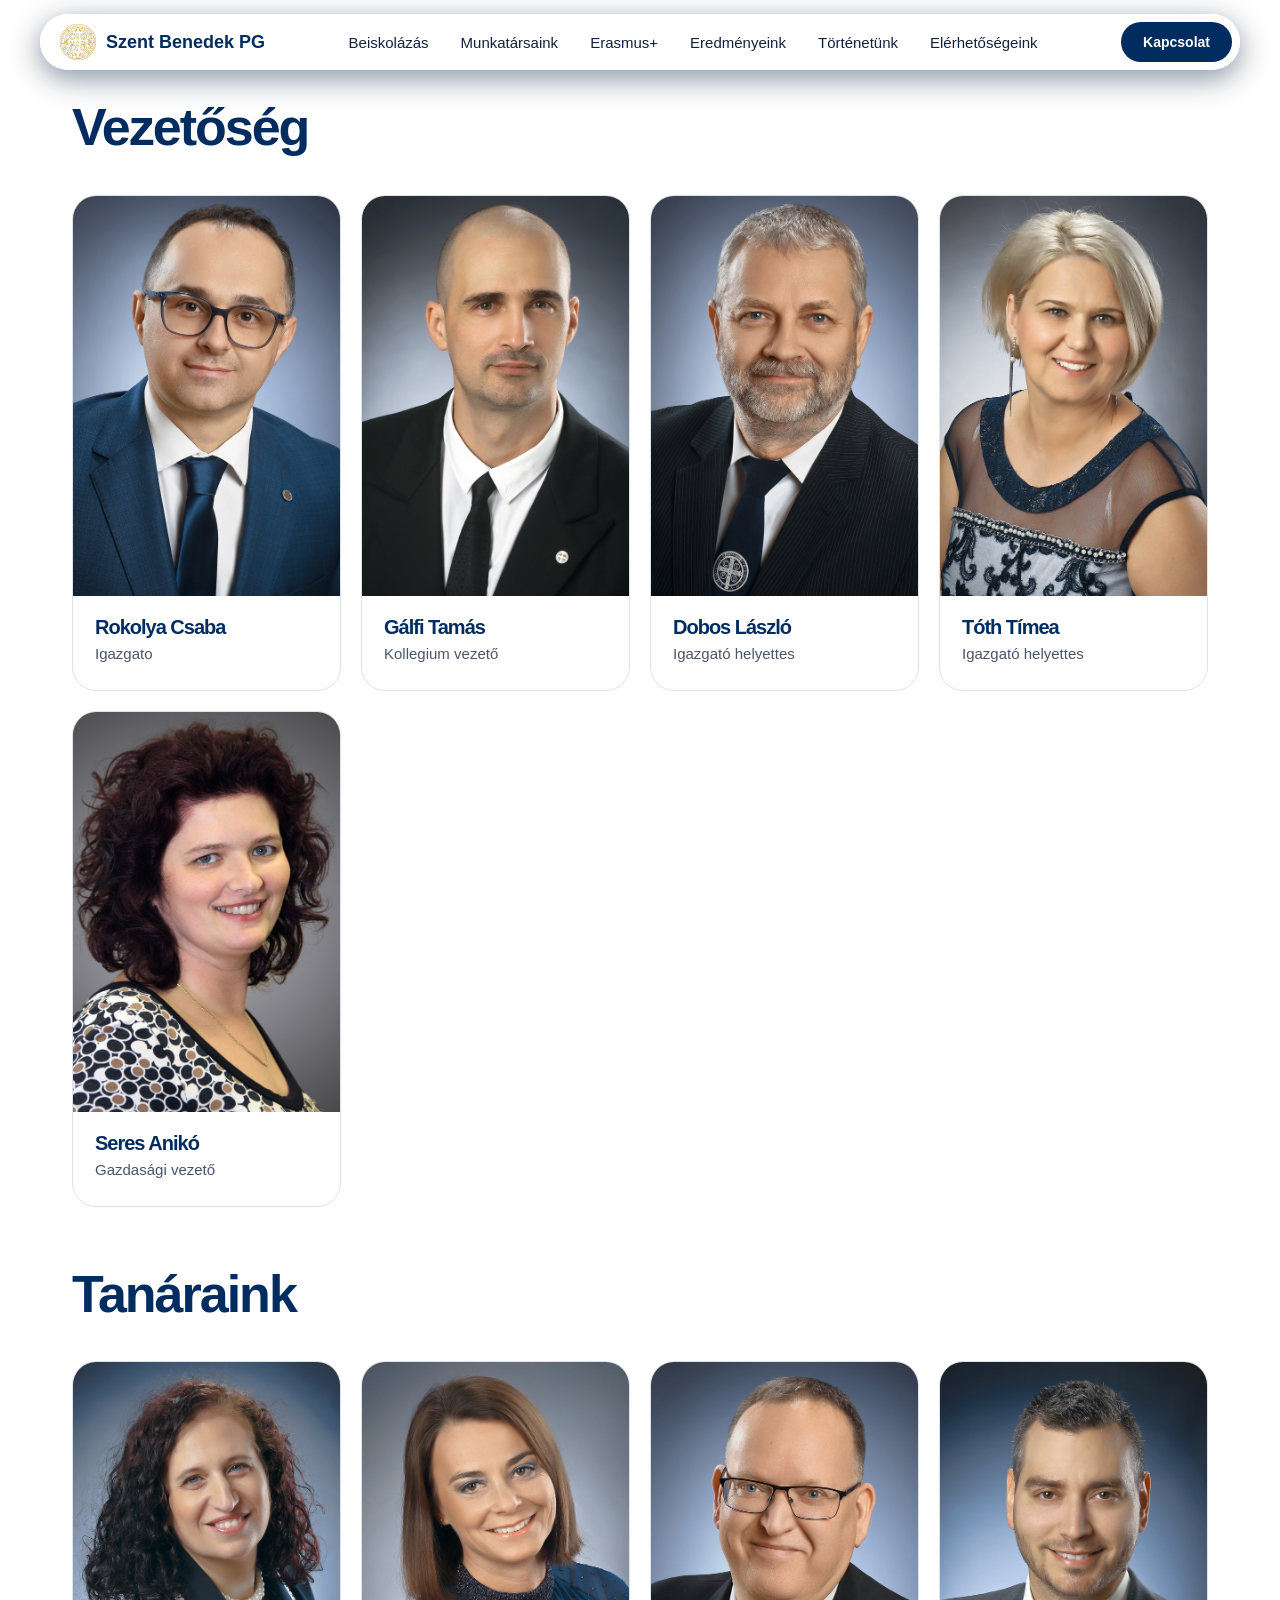
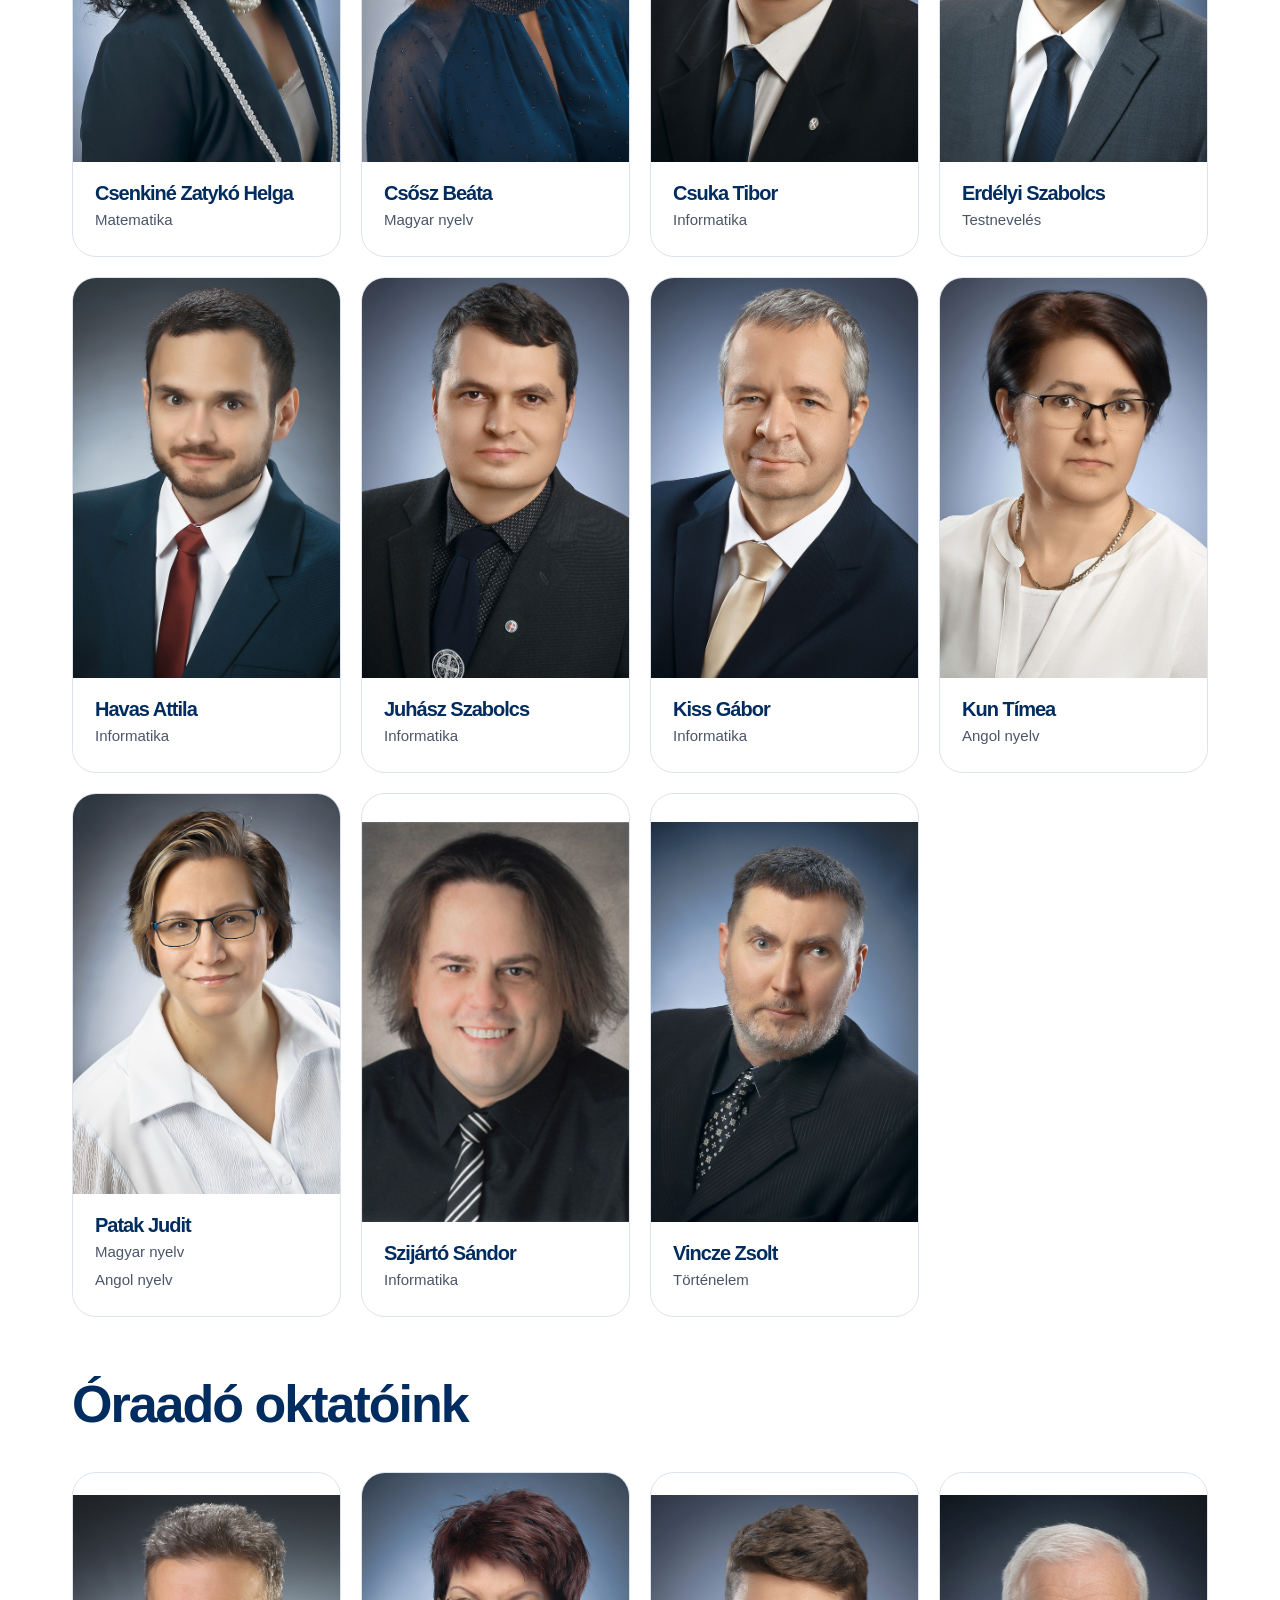
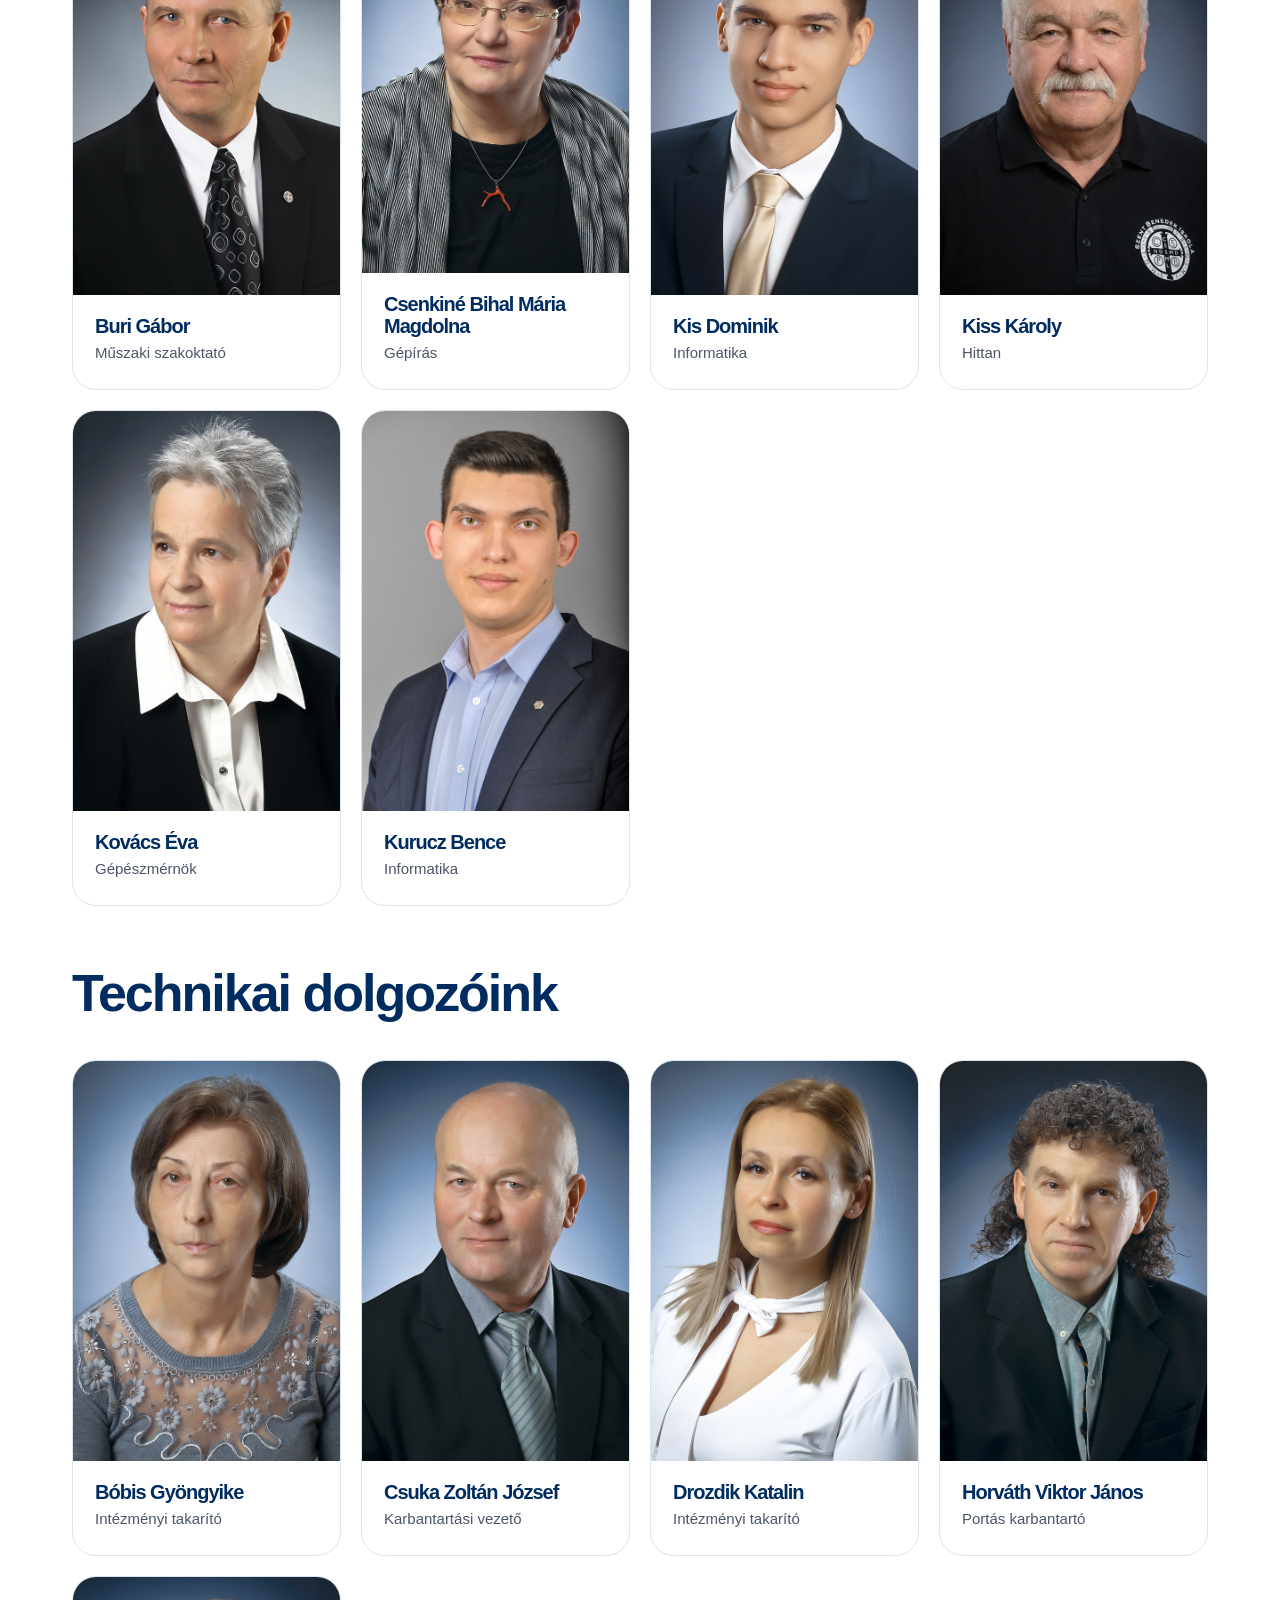
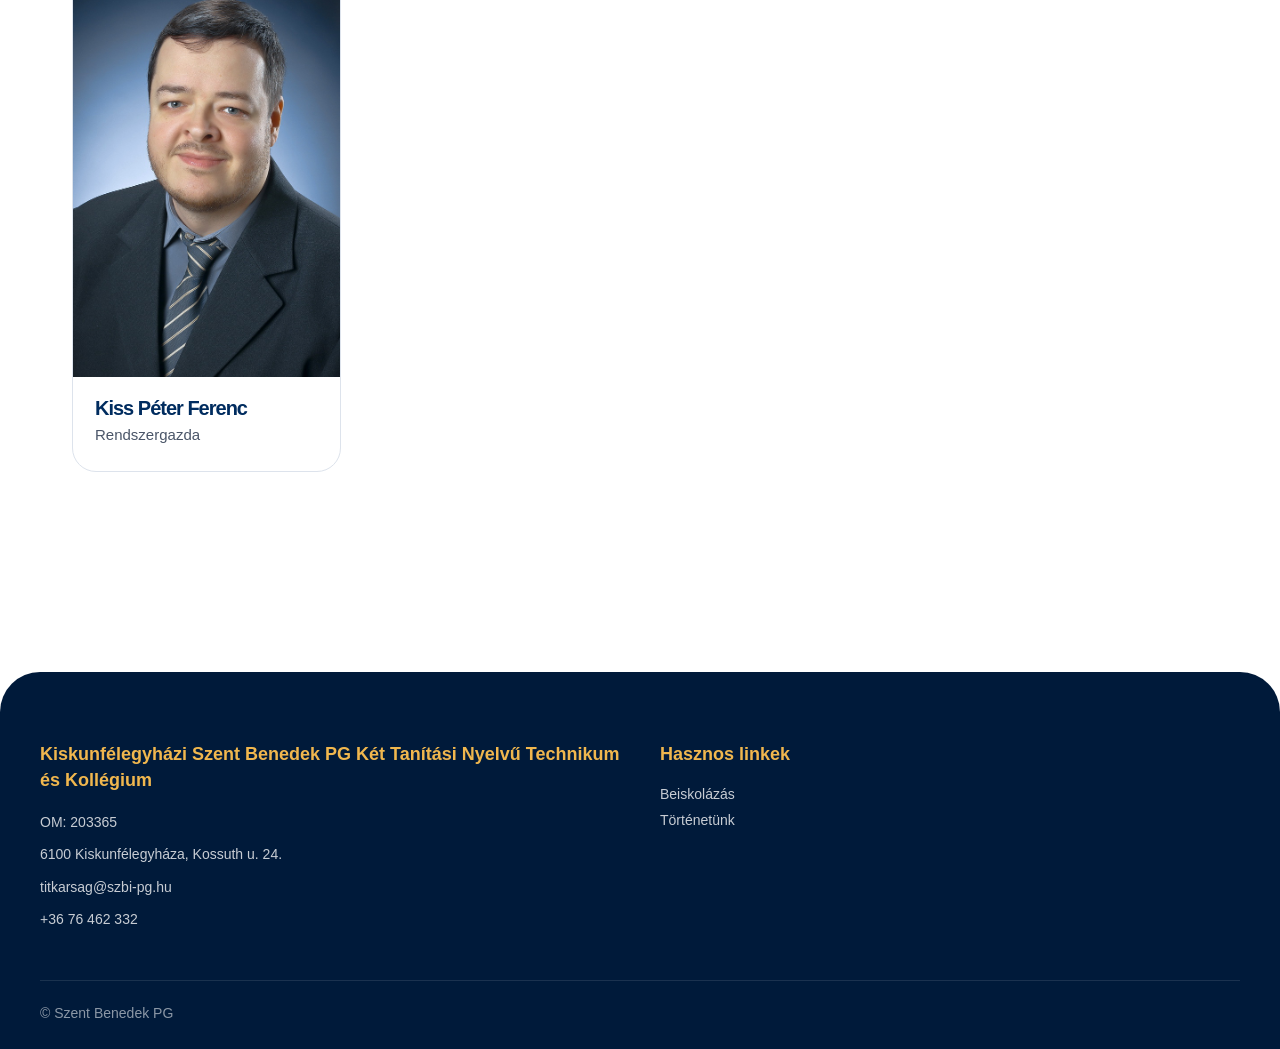
<file: munkatarsak.html>
<!DOCTYPE html>
<html lang="hu">
<head>
    <meta charset="UTF-8">
    <meta name="viewport" content="width=device-width, initial-scale=1.0">
    <title>Szent Benedek PG - Kiskunfélegyháza</title>
    <link rel="stylesheet" href="munkatarsak.css">
</head>
<body>
    <header>
        <nav class="fejlec-tartalom">
    <a href="index.html" class="logo-terulet">
        <img src="pg_logo.png" alt="PG Bencés Címer">
        Szent Benedek PG
    </a>
    <ul class="menu">
        <li><a href="beiskolazas.html">Beiskolázás</a></li>
        <li><a href="munkatarsak.html">Munkatársaink</a></li>
        <li><a href="Erasmus_2022.html">Erasmus+</a></li>
        <li><a href="eredmenyek.html">Eredményeink</a></li>
        <li><a href="index.html#tortenet">Történetünk</a></li>
        <li><a href="#kapcsolat">Elérhetőségeink</a></li>
    </ul>
    <a href="jelentkezes.html" class="jelentkezes-gomb">
        Kapcsolat
    </a>
</nav>
    </header>
    <section class="munkatarsaink tartalmi-resz">
        <h2 class="szekcio-cim">
            Vezetőség
        </h2>
        <div class="kartya-lista">
            <div class="informacio-kartya">
                <div class="kartya-kep" style="background-image:url('munkatarsak/Rokolya\ Csaba_jvlb.jpg');">
                    
                </div>
                <div class="kartya-tartalom">
                    <h3>
                        Rokolya Csaba
                    </h3>
                    <p>
                        Igazgato
                    </p>
                </div>
            </div>
            <div class="informacio-kartya">
                <div class="kartya-kep" style="background-image:url('munkatarsak/Gálfi\ Tamás_jvlb.jpg');">
                    
                </div>
                <div class="kartya-tartalom">
                    <h3>
                        Gálfi Tamás
                    </h3>
                    <p>
                        Kollegium vezető
                    </p>
                </div>
            </div>
            <div class="informacio-kartya">
                <div class="kartya-kep" style="background-image:url('munkatarsak/Dobos\ László_jvlb.jpg');">
                    
                </div>
                <div class="kartya-tartalom">
                    <h3>
                        Dobos László
                    </h3>
                    <p>
                        Igazgató helyettes
                    </p>
                </div>
            </div>
            <div class="informacio-kartya">
                <div class="kartya-kep" style="background-image:url('munkatarsak/Tóth\ Tímea_jvlb.jpg');">
                    
                </div>
                <div class="kartya-tartalom">
                    <h3>
                        Tóth Tímea
                    </h3>
                    <p>
                        Igazgató helyettes
                    </p>
                </div>
            </div>
            <div class="informacio-kartya">
                <div class="kartya-kep" style="background-image:url('munkatarsak/Seres\ Anikó_jvlb.jpg');">
                    
                </div>
                <div class="kartya-tartalom">
                    <h3>
                        Seres Anikó
                    </h3>
                    <p>
                        Gazdasági vezető
                    </p>
                </div>
            </div>
        </div>
        <h2 class="szekcio-cim">
            Tanáraink
        </h2>
        <div class="kartya-lista">
            <div class="informacio-kartya">
                <div class="kartya-kep" style="background-image:url('munkatarsak/Csenkiné\ Zatykó\ Helga_jvlb.jpg');">
                    
                </div>
                <div class="kartya-tartalom">
                    <h3>
                        Csenkiné Zatykó Helga
                    </h3>
                    <p>
                        Matematika
                    </p>
                </div>
            </div>
            <div class="informacio-kartya">
                <div class="kartya-kep" style="background-image:url('munkatarsak/Csősz\ Beáta_jvlb.jpg');">
                    
                </div>
                <div class="kartya-tartalom">
                    <h3>
                        Csősz Beáta
                    </h3>
                    <p>
                        Magyar nyelv
                    </p>
                </div>
            </div>
            <div class="informacio-kartya">
                <div class="kartya-kep" style="background-image:url('munkatarsak/Csuka\ Tibor_jvlb.jpg');">
                    
                </div>
                <div class="kartya-tartalom">
                    <h3>
                        Csuka Tibor
                    </h3>
                    <p>
                        Informatika
                    </p>
                </div>
            </div>
            <div class="informacio-kartya">
                <div class="kartya-kep" style="background-image:url('munkatarsak/Erdélyi\ Szabolcs_jvlb.JPG');">
                    
                </div>
                <div class="kartya-tartalom">
                    <h3>
                        Erdélyi Szabolcs
                    </h3>
                    <p>
                        Testnevelés
                    </p>
                </div>
            </div>
            <div class="informacio-kartya">
                <div class="kartya-kep" style="background-image:url('munkatarsak/Havas\ Attila_jvlb.JPG');">
                    
                </div>
                <div class="kartya-tartalom">
                    <h3>
                        Havas Attila
                    </h3>
                    <p>
                        Informatika
                    </p>
                </div>
            </div>
            <div class="informacio-kartya">
                <div class="kartya-kep" style="background-image:url('munkatarsak/Juhász\ Szabolcs_jvlb.jpg');">
                    
                </div>
                <div class="kartya-tartalom">
                    <h3>
                        Juhász Szabolcs
                    </h3>
                    <p>
                        Informatika
                    </p>
                </div>
            </div>
            <div class="informacio-kartya">
                <div class="kartya-kep" style="background-image:url('munkatarsak/Kiss\ Gábor_jvlb.JPG');">
                    
                </div>
                <div class="kartya-tartalom">
                    <h3>
                        Kiss Gábor
                    </h3>
                    <p>
                        Informatika
                    </p>
                </div>
            </div>
            <div class="informacio-kartya">
                <div class="kartya-kep" style="background-image:url('munkatarsak/Kun_Tímea_jvlb.jpg');">
                    
                </div>
                <div class="kartya-tartalom">
                    <h3>
                        Kun Tímea
                    </h3>
                    <p>
                        Angol nyelv
                    </p>
                </div>
            </div>
            <div class="informacio-kartya">
                <div class="kartya-kep" style="background-image:url('munkatarsak/Patak\ Judit_jvlb.jpg');">
                    
                </div>
                <div class="kartya-tartalom">
                    <h3>
                        Patak Judit
                    </h3>
                    <p>
                        Magyar nyelv
                    </p>
                    <p>
                        Angol nyelv
                    </p>
                </div>
            </div>
            <div class="informacio-kartya">
                <div class="kartya-kep" style="background-image:url('munkatarsak/Szijártó_Sándor_jvlb.jpg');">
                    
                </div>
                <div class="kartya-tartalom">
                    <h3>
                        Szijártó Sándor
                    </h3>
                    <p>
                        Informatika
                    </p>
                </div>
            </div>
            <div class="informacio-kartya">
                <div class="kartya-kep" style="background-image:url('munkatarsak/Vincze\ Zsolt_jvlb.jpg');">
                    
                </div>
                <div class="kartya-tartalom">
                    <h3>
                        Vincze Zsolt
                    </h3>
                    <p>
                        Történelem
                    </p>
                </div>
            </div>
        </div>
        <h2 class="szekcio-cim">
            Óraadó oktatóink
        </h2>
        <div class="kartya-lista">
            <div class="informacio-kartya">
                <div class="kartya-kep" style="background-image:url('munkatarsak/Buri\ Gábor_jvlb.JPG');">
                    
                </div>
                <div class="kartya-tartalom">
                    <h3>
                        Buri Gábor
                    </h3>
                    <p>
                        Műszaki szakoktató
                    </p>
                </div>
            </div>
            <div class="informacio-kartya">
                <div class="kartya-kep" style="background-image:url('munkatarsak/Csenkiné\ Bihal\ Mária_jvlb.jpg');">
                    
                </div>
                <div class="kartya-tartalom">
                    <h3>
                        Csenkiné Bihal Mária Magdolna
                    </h3>
                    <p>
                        Gépírás
                    </p>
                </div>
            </div>
            <div class="informacio-kartya">
                <div class="kartya-kep" style="background-image:url('munkatarsak/Kis\ Dominik_jvlb.jpg');">
                    
                </div>
                <div class="kartya-tartalom">
                    <h3>
                        Kis Dominik
                    </h3>
                    <p>
                        Informatika
                    </p>
                </div>
            </div>
            <div class="informacio-kartya">
                <div class="kartya-kep" style="background-image:url('munkatarsak/KissKároly_jvlb.jpg');">
                    
                </div>
                <div class="kartya-tartalom">
                    <h3>
                        Kiss Károly
                    </h3>
                    <p>
                        Hittan
                    </p>
                </div>
            </div>
            <div class="informacio-kartya">
                <div class="kartya-kep" style="background-image:url('munkatarsak/Kovács\ Éva_jvlb.jpg');">
                    
                </div>
                <div class="kartya-tartalom">
                    <h3>
                        Kovács Éva
                    </h3>
                    <p>
                        Gépészmérnök
                    </p>
                </div>
            </div>
            <div class="informacio-kartya">
                <div class="kartya-kep" style="background-image:url('munkatarsak/Kurucz\ Bence_jvlb.jpg');">
                    
                </div>
                <div class="kartya-tartalom">
                    <h3>
                        Kurucz Bence
                    </h3>
                    <p>
                        Informatika
                    </p>
                </div>
            </div>
        </div>
        <h2 class="szekcio-cim">
            Technikai dolgozóink
        </h2>
        <div class="kartya-lista">
            <div class="informacio-kartya">
                <div class="kartya-kep" style="background-image:url('munkatarsak/Bóbis\ Gyöngyike_jvlb.jpg');">
                    
                </div>
                <div class="kartya-tartalom">
                    <h3>
                        Bóbis Gyöngyike
                    </h3>
                    <p>
                        Intézményi takarító
                    </p>
                </div>
            </div>
            <div class="informacio-kartya">
                <div class="kartya-kep" style="background-image:url('munkatarsak/Csuka\ Zoltán_jvlb.jpg');">
                    
                </div>
                <div class="kartya-tartalom">
                    <h3>
                        Csuka Zoltán József
                    </h3>
                    <p>
                        Karbantartási vezető
                    </p>
                </div>
            </div>
            <div class="informacio-kartya">
                <div class="kartya-kep" style="background-image:url('munkatarsak/Drozdik\ Katalin_jvlb.jpg');">
                    
                </div>
                <div class="kartya-tartalom">
                    <h3>
                        Drozdik Katalin
                    </h3>
                    <p>
                        Intézményi takarító
                    </p>
                </div>
            </div>
            <div class="informacio-kartya">
                <div class="kartya-kep" style="background-image:url('munkatarsak/Horváth\ Viktor_jvlb.jpg');">
                    
                </div>
                <div class="kartya-tartalom">
                    <h3>
                        Horváth Viktor János
                    </h3>
                    <p>
                        Portás karbantartó
                    </p>
                </div>
            </div>
            <div class="informacio-kartya">
                <div class="kartya-kep" style="background-image:url('munkatarsak/Kiss\ Péter\ Ferenc_jvlb.jpg');">
                    
                </div>
                <div class="kartya-tartalom">
                    <h3>
                        Kiss Péter Ferenc
                    </h3>
                    <p>
                        Rendszergazda
                    </p>
                </div>
            </div>
        </div>
    </section>
    <footer id="kapcsolat">
        <div class="lablec-tartalom">
            <div class="lablec-oszlop">
                <h4>
                    Kiskunfélegyházi Szent Benedek PG Két Tanítási Nyelvű Technikum és Kollégium
                </h4>
                <ul class="kapcsolat-adat">
                    <li>OM: 203365</li>
                    <li>6100 Kiskunfélegyháza, Kossuth u. 24.</li>
                    <li>titkarsag@szbi-pg.hu</li>
                    <li>+36 76 462 332</li>
                </ul>
            </div>
            <div class="lablec-oszlop">
                <h4>
                    Hasznos linkek
                </h4>
                <ul>
                    <li>
                        <a href="#beiskolazas">
                            Beiskolázás
                        </a>
                    </li>
                    <li>
                        <a href="#tortenet">
                            Történetünk
                        </a>
                    </li>
                </ul>
            </div>
        </div>
        <div class="lablec-also-resz">
            © Szent Benedek PG
        </div>
    </footer>
</body>
</html>
</file>
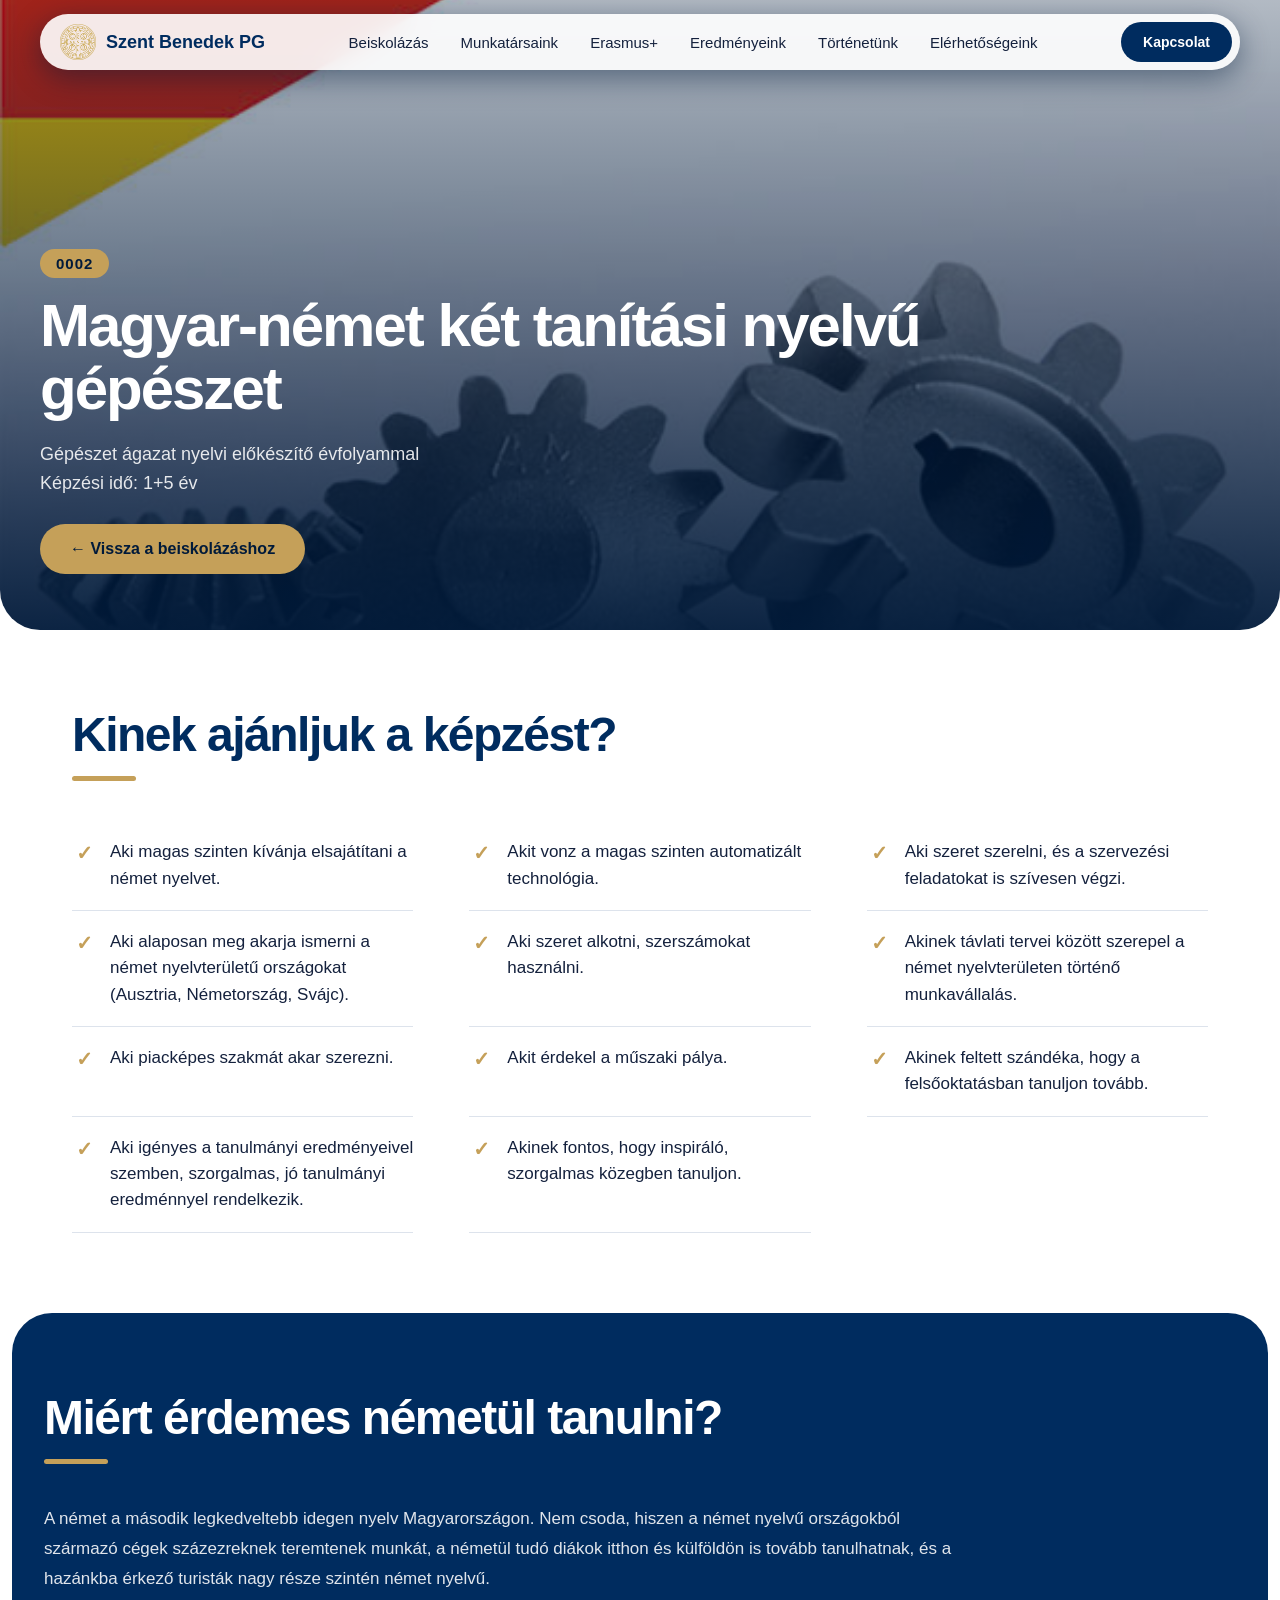
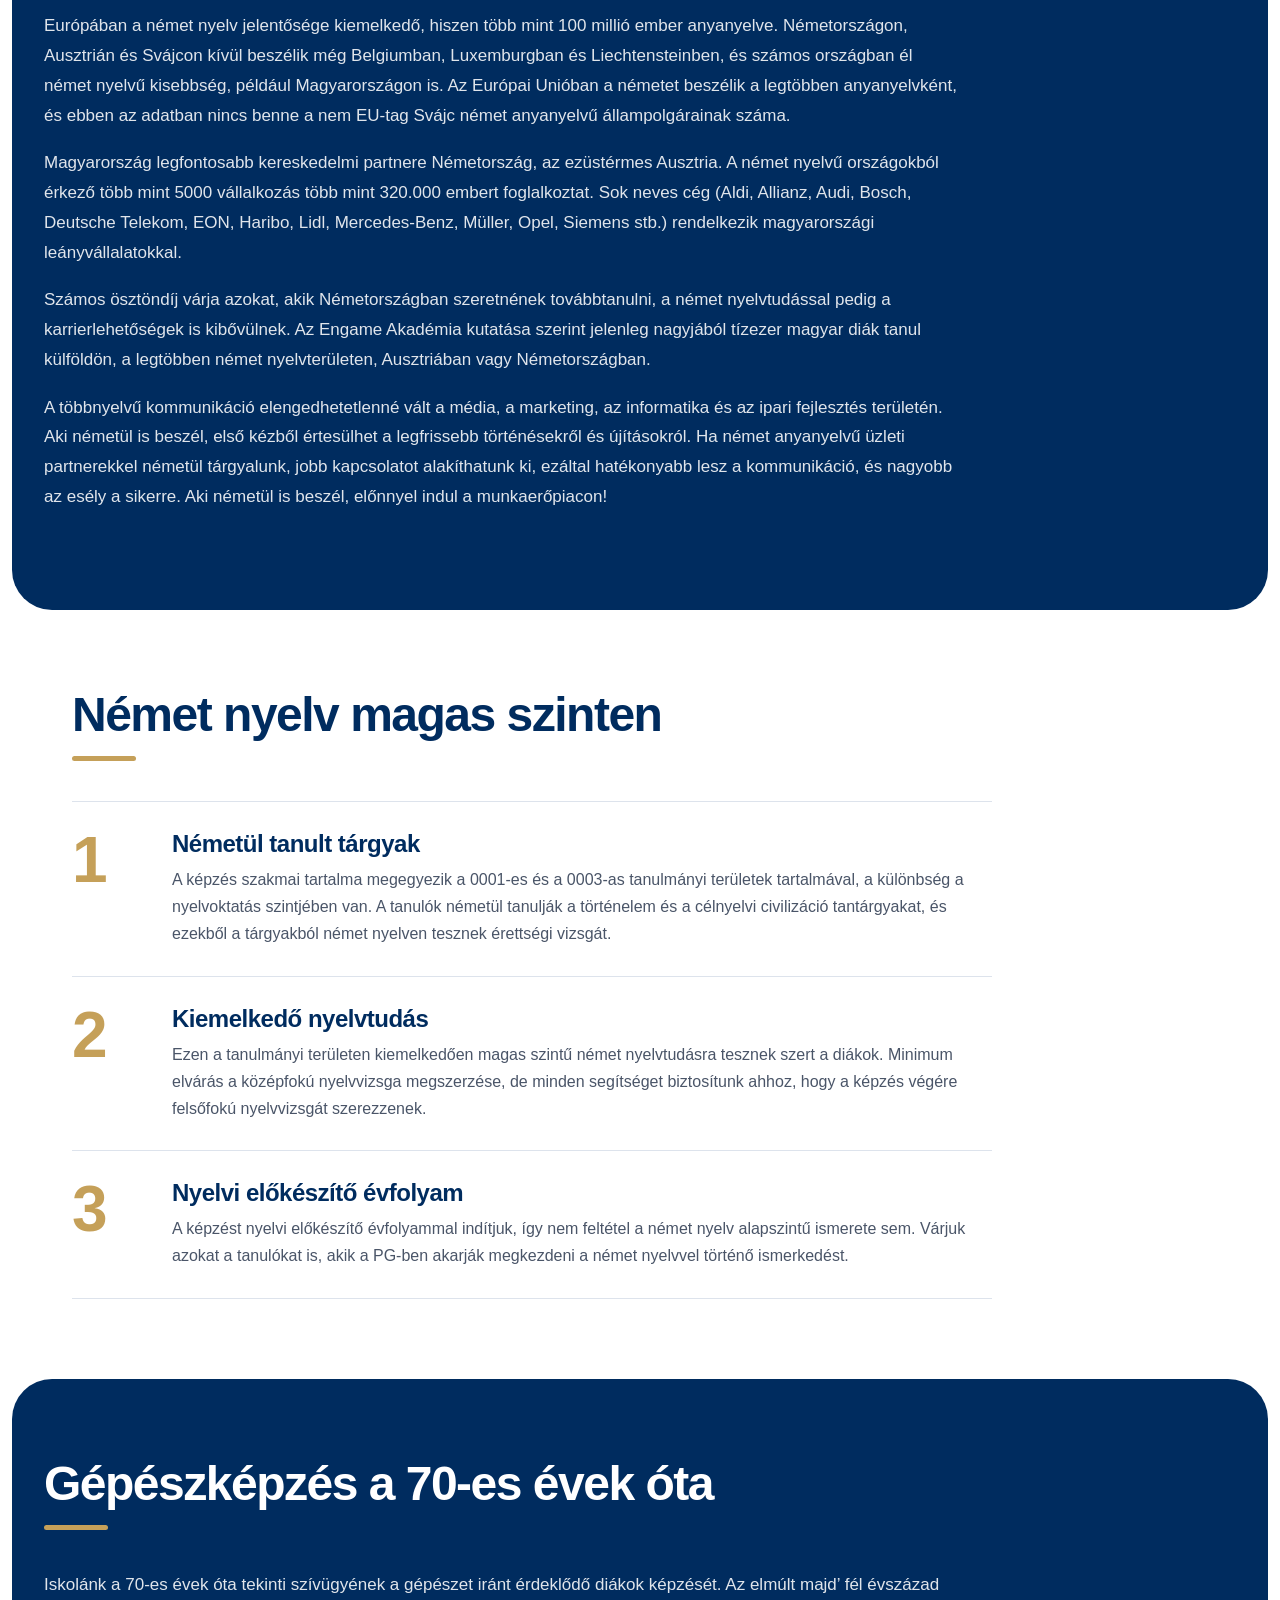
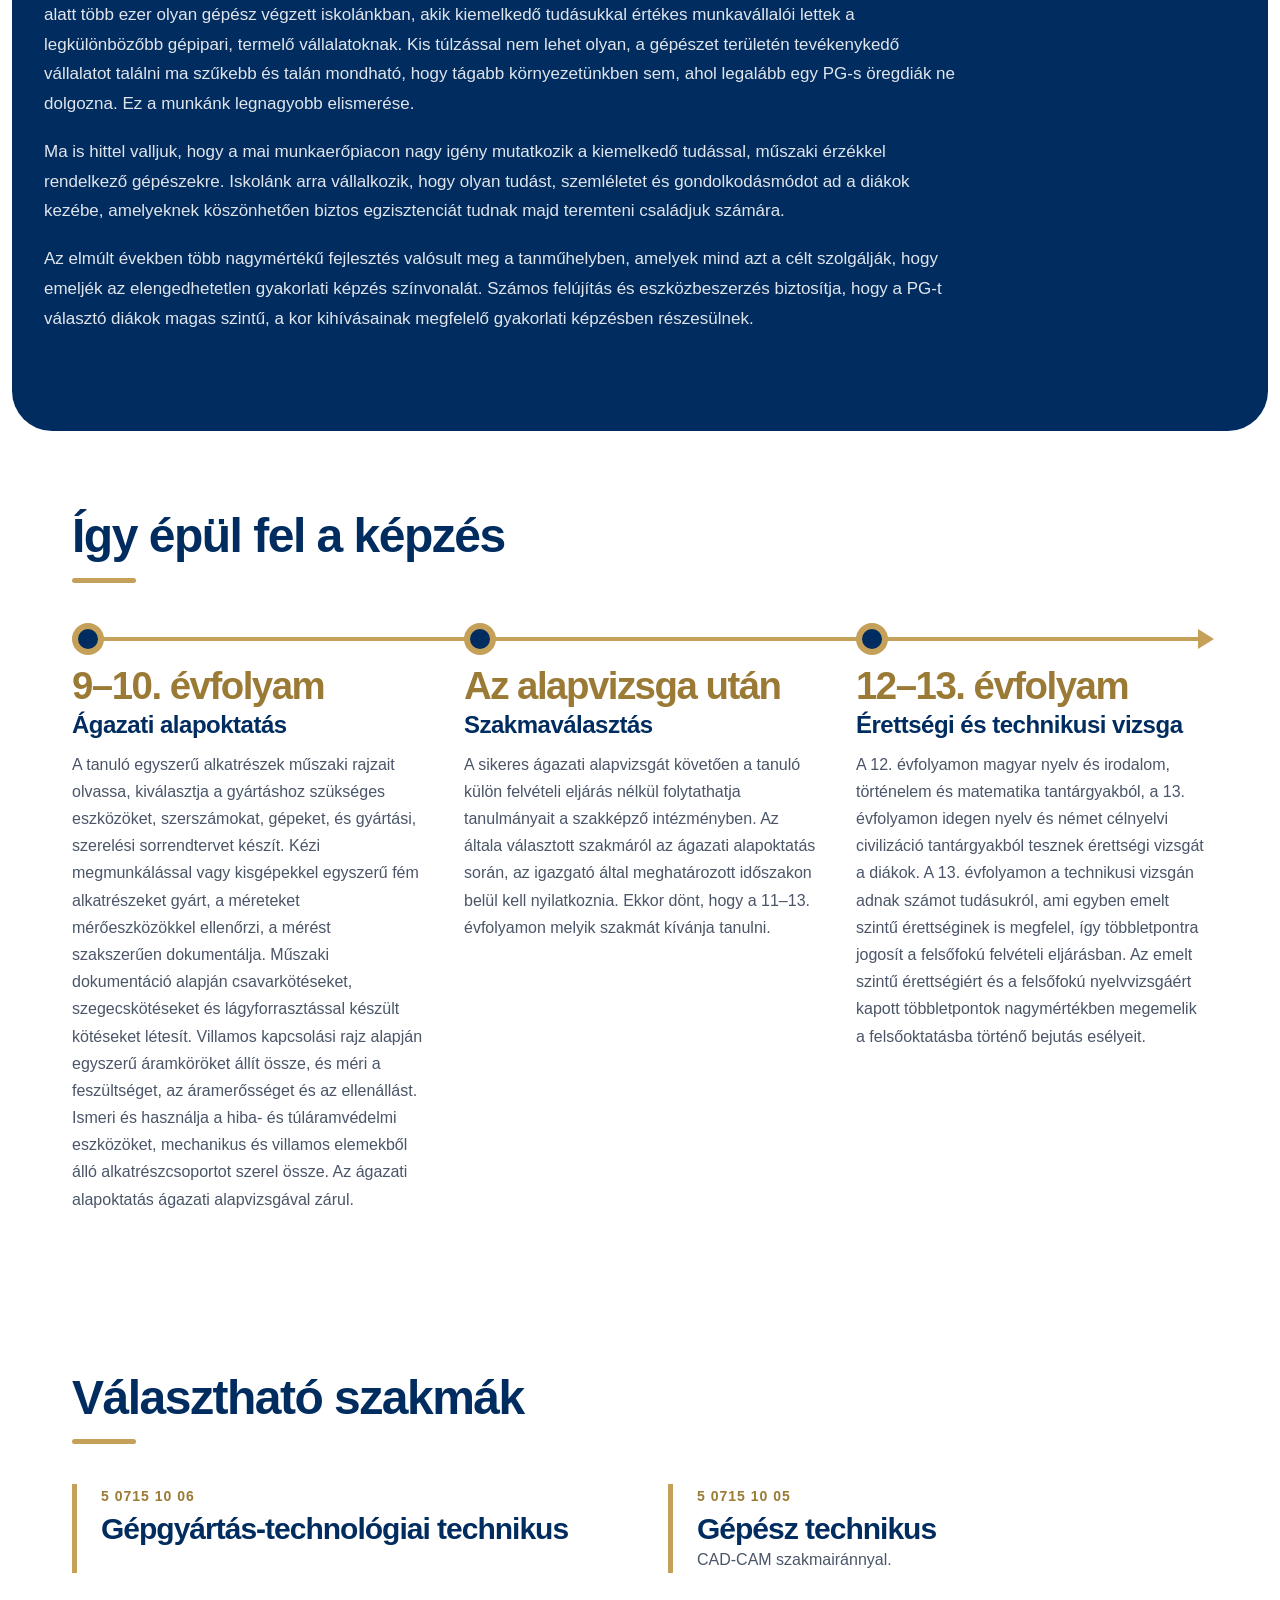
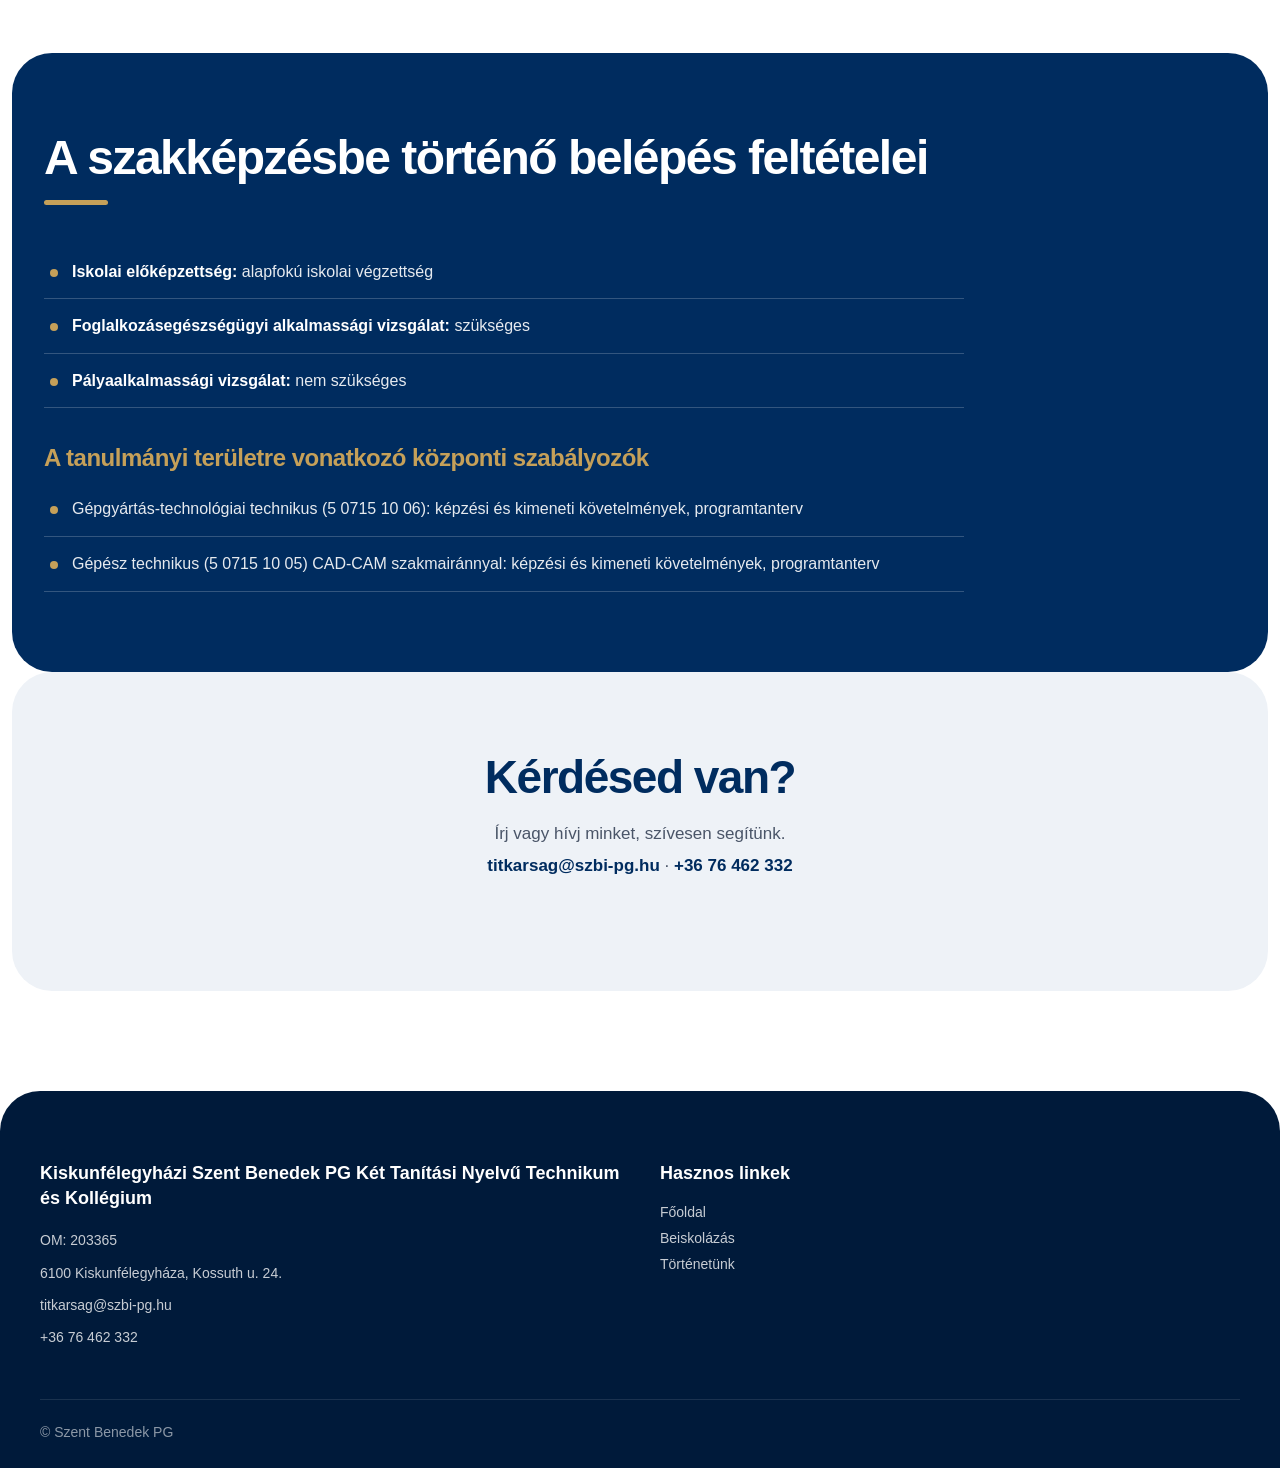
<file: nemet_gepesz.html>
<!DOCTYPE html>
<html lang="hu">
<head>
    <meta charset="UTF-8">
    <meta name="viewport" content="width=device-width, initial-scale=1.0">
    <title>Magyar-német két tanítási nyelvű gépészet (0002) - Szent Benedek PG - Kiskunfélegyháza</title>
    <link rel="stylesheet" href="szakmak.css">
</head>
<body>
    <header>
        <nav class="fejlec-tartalom">
            <a href="index.html" class="logo-terulet">
                <img src="pg_logo.png" alt="PG Bencés Címer">
                Szent Benedek PG
            </a>
            <ul class="menu">
                <li><a href="beiskolazas.html">Beiskolázás</a></li>
                <li><a href="munkatarsak.html">Munkatársaink</a></li>
                <li><a href="Erasmus_2022.html">Erasmus+</a></li>
                <li><a href="eredmenyek.html">Eredményeink</a></li>
                <li><a href="index.html#tortenet">Történetünk</a></li>
                <li><a href="#kapcsolat">Elérhetőségeink</a></li>
            </ul>
            <a href="jelentkezes.html" class="jelentkezes-gomb">
                Kapcsolat
            </a>
        </nav>
    </header>

    <section class="nyito-resz" style="background-image: linear-gradient(to top, rgba(0, 26, 58, 0.95), rgba(0, 26, 58, 0.3)), url('gépész_n.jpg');">
        <div class="nyito-tartalom">
            <span class="kod">0002</span>
            <h1>Magyar-német két tanítási nyelvű gépészet</h1>
            <p>
                Gépészet ágazat nyelvi előkészítő évfolyammal<br>
                Képzési idő: 1+5 év
            </p>
            <a href="beiskolazas.html" class="fo-gomb">← Vissza a beiskolázáshoz</a>
        </div>
    </section>

    <section class="tartalmi-resz">
        <h2 class="szekcio-cim">Kinek ajánljuk a képzést?</h2>
        <ul class="ajanlo-lista">
            <li>Aki magas szinten kívánja elsajátítani a német nyelvet.</li>
            <li>Akit vonz a magas szinten automatizált technológia.</li>
            <li>Aki szeret szerelni, és a szervezési feladatokat is szívesen végzi.</li>
            <li>Aki alaposan meg akarja ismerni a német nyelvterületű országokat (Ausztria, Németország, Svájc).</li>
            <li>Aki szeret alkotni, szerszámokat használni.</li>
            <li>Akinek távlati tervei között szerepel a német nyelvterületen történő munkavállalás.</li>
            <li>Aki piacképes szakmát akar szerezni.</li>
            <li>Akit érdekel a műszaki pálya.</li>
            <li>Akinek feltett szándéka, hogy a felsőoktatásban tanuljon tovább.</li>
            <li>Aki igényes a tanulmányi eredményeivel szemben, szorgalmas, jó tanulmányi eredménnyel rendelkezik.</li>
            <li>Akinek fontos, hogy inspiráló, szorgalmas közegben tanuljon.</li>
        </ul>
    </section>

    <section class="reszlet-doboz">
        <div class="reszlet-tartalom">
            <h2>Miért érdemes németül tanulni?</h2>
            <p>
                A német a második legkedveltebb idegen nyelv Magyarországon. Nem csoda, hiszen a német nyelvű
                országokból származó cégek százezreknek teremtenek munkát, a németül tudó diákok itthon és
                külföldön is tovább tanulhatnak, és a hazánkba érkező turisták nagy része szintén német nyelvű.
            </p>
            <p>
                Európában a német nyelv jelentősége kiemelkedő, hiszen több mint 100 millió ember anyanyelve.
                Németországon, Ausztrián és Svájcon kívül beszélik még Belgiumban, Luxemburgban és
                Liechtensteinben, és számos országban él német nyelvű kisebbség, például Magyarországon is.
                Az Európai Unióban a németet beszélik a legtöbben anyanyelvként, és ebben az adatban nincs
                benne a nem EU-tag Svájc német anyanyelvű állampolgárainak száma.
            </p>
            <p>
                Magyarország legfontosabb kereskedelmi partnere Németország, az ezüstérmes Ausztria. A német
                nyelvű országokból érkező több mint 5000 vállalkozás több mint 320.000 embert foglalkoztat.
                Sok neves cég (Aldi, Allianz, Audi, Bosch, Deutsche Telekom, EON, Haribo, Lidl, Mercedes-Benz,
                Müller, Opel, Siemens stb.) rendelkezik magyarországi leányvállalatokkal.
            </p>
            <p>
                Számos ösztöndíj várja azokat, akik Németországban szeretnének továbbtanulni, a német
                nyelvtudással pedig a karrierlehetőségek is kibővülnek. Az Engame Akadémia kutatása szerint
                jelenleg nagyjából tízezer magyar diák tanul külföldön, a legtöbben német nyelvterületen,
                Ausztriában vagy Németországban.
            </p>
            <p>
                A többnyelvű kommunikáció elengedhetetlenné vált a média, a marketing, az informatika és az
                ipari fejlesztés területén. Aki németül is beszél, első kézből értesülhet a legfrissebb
                történésekről és újításokról. Ha német anyanyelvű üzleti partnerekkel németül tárgyalunk,
                jobb kapcsolatot alakíthatunk ki, ezáltal hatékonyabb lesz a kommunikáció, és nagyobb az esély
                a sikerre. Aki németül is beszél, előnnyel indul a munkaerőpiacon!
            </p>
        </div>
    </section>

    <section class="tartalmi-resz">
        <h2 class="szekcio-cim">Német nyelv magas szinten</h2>
        <ol class="lepesek">
            <li>
                <h3>Németül tanult tárgyak</h3>
                <p>
                    A képzés szakmai tartalma megegyezik a 0001-es és a 0003-as tanulmányi területek
                    tartalmával, a különbség a nyelvoktatás szintjében van. A tanulók németül tanulják a
                    történelem és a célnyelvi civilizáció tantárgyakat, és ezekből a tárgyakból német
                    nyelven tesznek érettségi vizsgát.
                </p>
            </li>
            <li>
                <h3>Kiemelkedő nyelvtudás</h3>
                <p>
                    Ezen a tanulmányi területen kiemelkedően magas szintű német nyelvtudásra tesznek szert
                    a diákok. Minimum elvárás a középfokú nyelvvizsga megszerzése, de minden segítséget
                    biztosítunk ahhoz, hogy a képzés végére felsőfokú nyelvvizsgát szerezzenek.
                </p>
            </li>
            <li>
                <h3>Nyelvi előkészítő évfolyam</h3>
                <p>
                    A képzést nyelvi előkészítő évfolyammal indítjuk, így nem feltétel a német nyelv
                    alapszintű ismerete sem. Várjuk azokat a tanulókat is, akik a PG-ben akarják megkezdeni
                    a német nyelvvel történő ismerkedést.
                </p>
            </li>
        </ol>
    </section>

    <section class="reszlet-doboz">
        <div class="reszlet-tartalom">
            <h2>Gépészképzés a 70-es évek óta</h2>
            <p>
                Iskolánk a 70-es évek óta tekinti szívügyének a gépészet iránt érdeklődő diákok képzését.
                Az elmúlt majd’ fél évszázad alatt több ezer olyan gépész végzett iskolánkban, akik
                kiemelkedő tudásukkal értékes munkavállalói lettek a legkülönbözőbb gépipari, termelő
                vállalatoknak. Kis túlzással nem lehet olyan, a gépészet területén tevékenykedő vállalatot
                találni ma szűkebb és talán mondható, hogy tágabb környezetünkben sem, ahol legalább egy
                PG-s öregdiák ne dolgozna. Ez a munkánk legnagyobb elismerése.
            </p>
            <p>
                Ma is hittel valljuk, hogy a mai munkaerőpiacon nagy igény mutatkozik a kiemelkedő
                tudással, műszaki érzékkel rendelkező gépészekre. Iskolánk arra vállalkozik, hogy olyan
                tudást, szemléletet és gondolkodásmódot ad a diákok kezébe, amelyeknek köszönhetően biztos
                egzisztenciát tudnak majd teremteni családjuk számára.
            </p>
            <p>
                Az elmúlt években több nagymértékű fejlesztés valósult meg a tanműhelyben, amelyek mind azt
                a célt szolgálják, hogy emeljék az elengedhetetlen gyakorlati képzés színvonalát. Számos
                felújítás és eszközbeszerzés biztosítja, hogy a PG-t választó diákok magas szintű, a kor
                kihívásainak megfelelő gyakorlati képzésben részesülnek.
            </p>
        </div>
    </section>

    <section class="tartalmi-resz felepites">
        <h2 class="szekcio-cim">Így épül fel a képzés</h2>
        <div class="idovonal">
            <div class="allomas">
                <span class="allomas-jel"></span>
                <div class="allomas-kartya">
                    <span class="allomas-ido">9–10. évfolyam</span>
                    <h3>Ágazati alapoktatás</h3>
                    <p>A tanuló egyszerű alkatrészek műszaki rajzait olvassa, kiválasztja a gyártáshoz szükséges eszközöket, szerszámokat, gépeket, és gyártási, szerelési sorrendtervet készít. Kézi megmunkálással vagy kisgépekkel egyszerű fém alkatrészeket gyárt, a méreteket mérőeszközökkel ellenőrzi, a mérést szakszerűen dokumentálja. Műszaki dokumentáció alapján csavarkötéseket, szegecskötéseket és lágyforrasztással készült kötéseket létesít. Villamos kapcsolási rajz alapján egyszerű áramköröket állít össze, és méri a feszültséget, az áramerősséget és az ellenállást. Ismeri és használja a hiba- és túláramvédelmi eszközöket, mechanikus és villamos elemekből álló alkatrészcsoportot szerel össze. Az ágazati alapoktatás ágazati alapvizsgával zárul.</p>
                </div>
            </div>
            <div class="allomas">
                <span class="allomas-jel"></span>
                <div class="allomas-kartya">
                    <span class="allomas-ido">Az alapvizsga után</span>
                    <h3>Szakmaválasztás</h3>
                    <p>A sikeres ágazati alapvizsgát követően a tanuló külön felvételi eljárás nélkül folytathatja tanulmányait a szakképző intézményben. Az általa választott szakmáról az ágazati alapoktatás során, az igazgató által meghatározott időszakon belül kell nyilatkoznia. Ekkor dönt, hogy a 11–13. évfolyamon melyik szakmát kívánja tanulni.</p>
                </div>
            </div>
            <div class="allomas">
                <span class="allomas-jel"></span>
                <div class="allomas-kartya">
                    <span class="allomas-ido">12–13. évfolyam</span>
                    <h3>Érettségi és technikusi vizsga</h3>
                    <p>A 12. évfolyamon magyar nyelv és irodalom, történelem és matematika tantárgyakból, a 13. évfolyamon idegen nyelv és német célnyelvi civilizáció tantárgyakból tesznek érettségi vizsgát a diákok. A 13. évfolyamon a technikusi vizsgán adnak számot tudásukról, ami egyben emelt szintű érettséginek is megfelel, így többletpontra jogosít a felsőfokú felvételi eljárásban. Az emelt szintű érettségiért és a felsőfokú nyelvvizsgáért kapott többletpontok nagymértékben megemelik a felsőoktatásba történő bejutás esélyeit.</p>
                </div>
            </div>
        </div>
    </section>


    <section class="tartalmi-resz szorolap-resz">
        <h2 class="szekcio-cim">Választható szakmák</h2>
        <div class="szakma-valaszto">
            <div class="valaszto-kartya">
                <span class="kod">5 0715 10 06</span>
                <h3>Gépgyártás-technológiai technikus</h3>
            </div>
            <div class="valaszto-kartya">
                <span class="kod">5 0715 10 05</span>
                <h3>Gépész technikus</h3>
                <p>CAD-CAM szakmairánnyal.</p>
            </div>
        </div>
    </section>

    <section class="reszlet-doboz">
        <div class="reszlet-tartalom">
            <h2>A szakképzésbe történő belépés feltételei</h2>
            <ul class="feltetel-lista">
                <li><strong>Iskolai előképzettség:</strong> alapfokú iskolai végzettség</li>
                <li><strong>Foglalkozásegészségügyi alkalmassági vizsgálat:</strong> szükséges</li>
                <li><strong>Pályaalkalmassági vizsgálat:</strong> nem szükséges</li>
            </ul>
            <h3>A tanulmányi területre vonatkozó központi szabályozók</h3>
            <ul class="feltetel-lista">
                <li>Gépgyártás-technológiai technikus (5 0715 10 06): képzési és kimeneti követelmények, programtanterv</li>
                <li>Gépész technikus (5 0715 10 05) CAD-CAM szakmairánnyal: képzési és kimeneti követelmények, programtanterv</li>
            </ul>
        </div>
    </section>

    <section class="kerdes-resz">
        <div class="kerdes-tartalom">
            <h2>Kérdésed van?</h2>
            <p>
                Írj vagy hívj minket, szívesen segítünk.<br>
                <a href="mailto:titkarsag@szbi-pg.hu">titkarsag@szbi-pg.hu</a> ·
                <a href="tel:+3676462332">+36 76 462 332</a>
            </p>
        </div>
    </section>

    <footer id="kapcsolat">
        <div class="lablec-tartalom">
            <div class="lablec-oszlop">
                <h4>
                    Kiskunfélegyházi Szent Benedek PG Két Tanítási Nyelvű Technikum és Kollégium
                </h4>
                <ul class="kapcsolat-adat">
                    <li>OM: 203365</li>
                    <li>6100 Kiskunfélegyháza, Kossuth u. 24.</li>
                    <li>titkarsag@szbi-pg.hu</li>
                    <li>+36 76 462 332</li>
                </ul>
            </div>
            <div class="lablec-oszlop">
                <h4>Hasznos linkek</h4>
                <ul>
                    <li><a href="index.html">Főoldal</a></li>
                    <li><a href="beiskolazas.html">Beiskolázás</a></li>
                    <li><a href="index.html#tortenet">Történetünk</a></li>
                </ul>
            </div>
        </div>
        <div class="lablec-also-resz">
            © Szent Benedek PG
        </div>
    </footer>
</body>
</html>
</file>
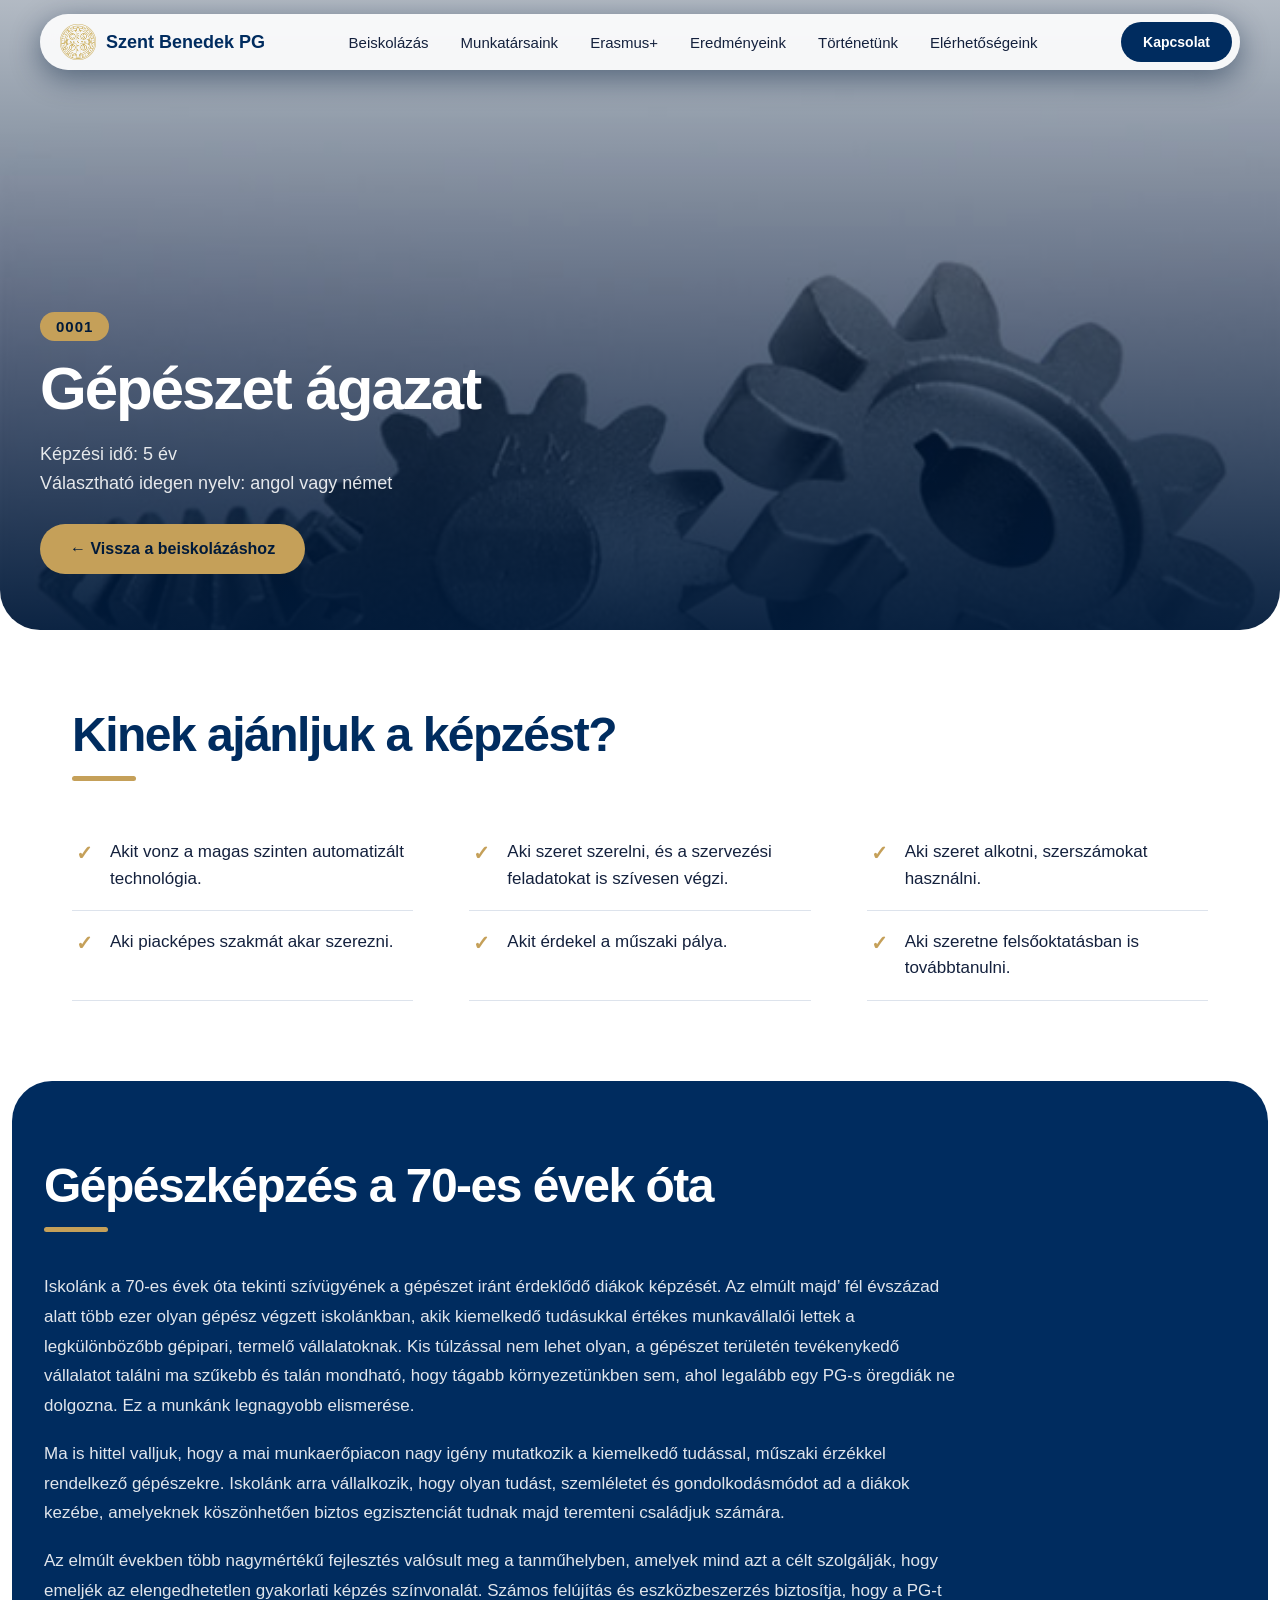
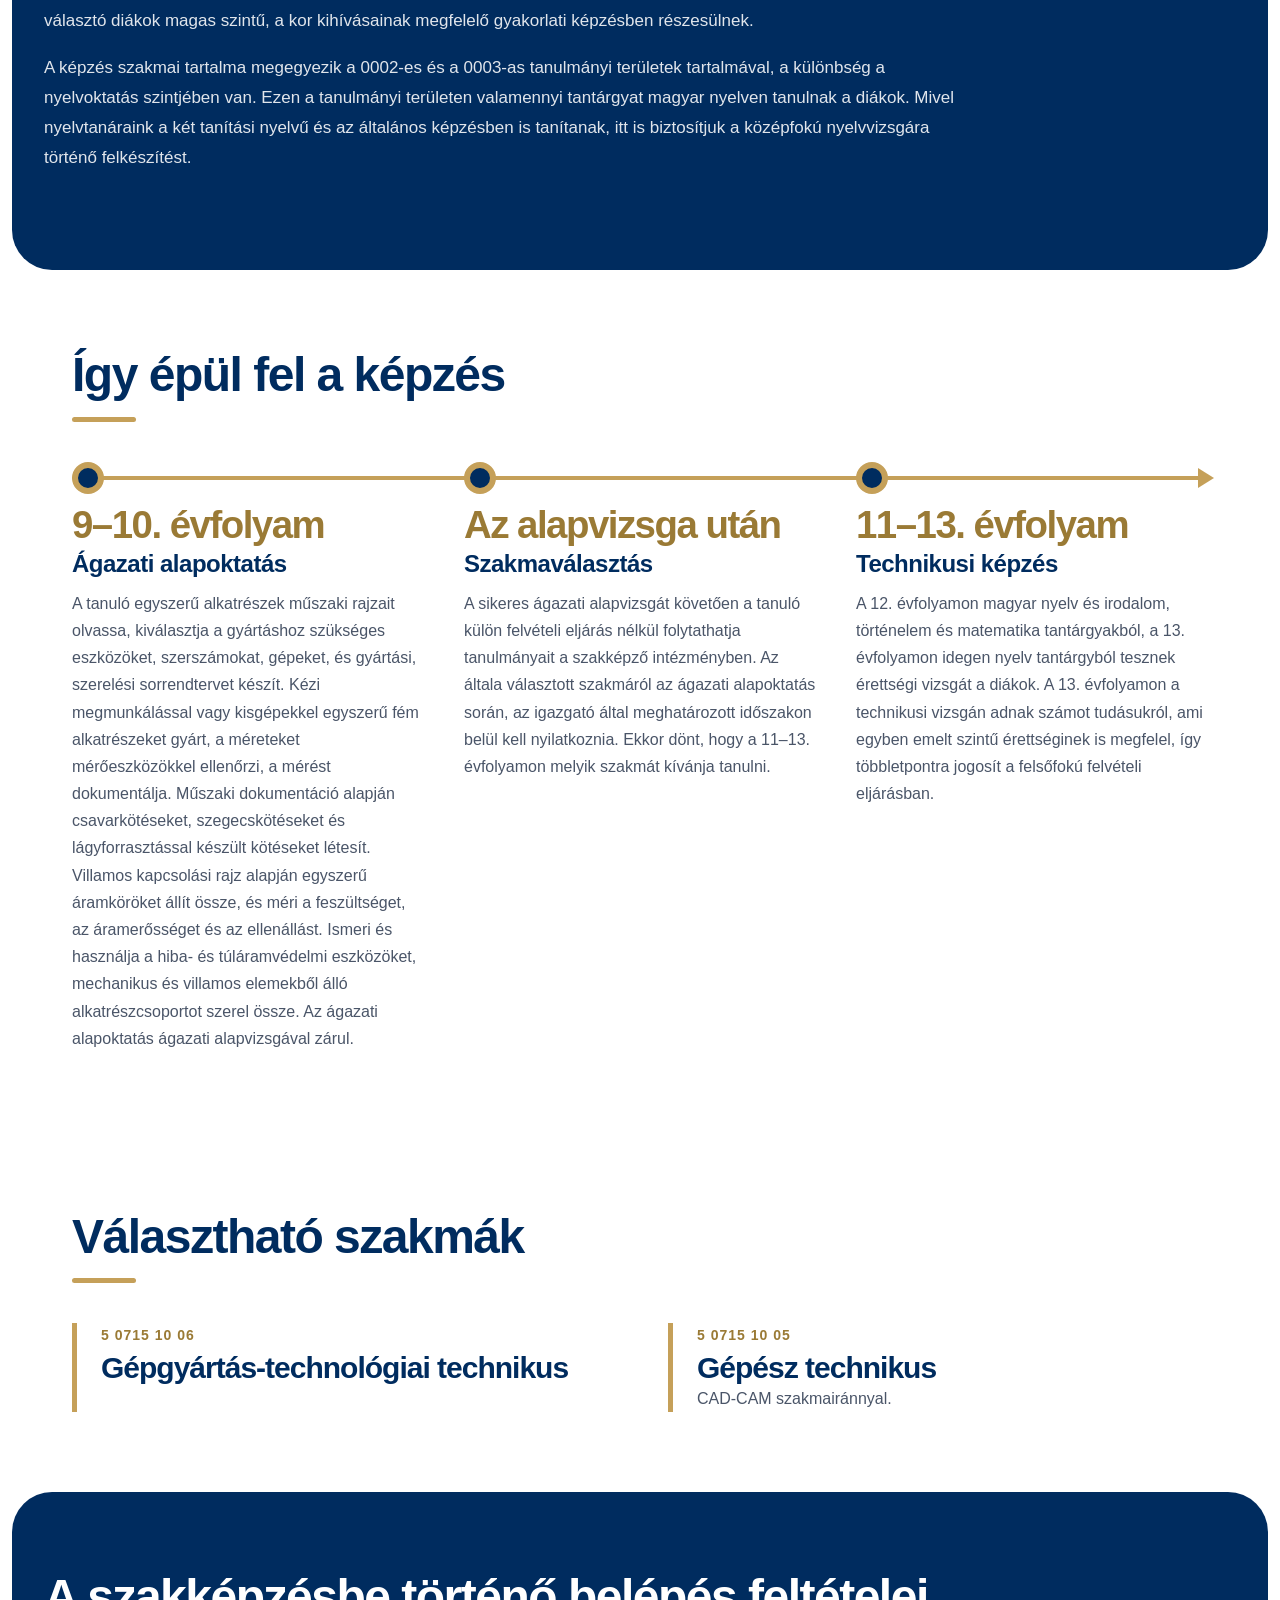
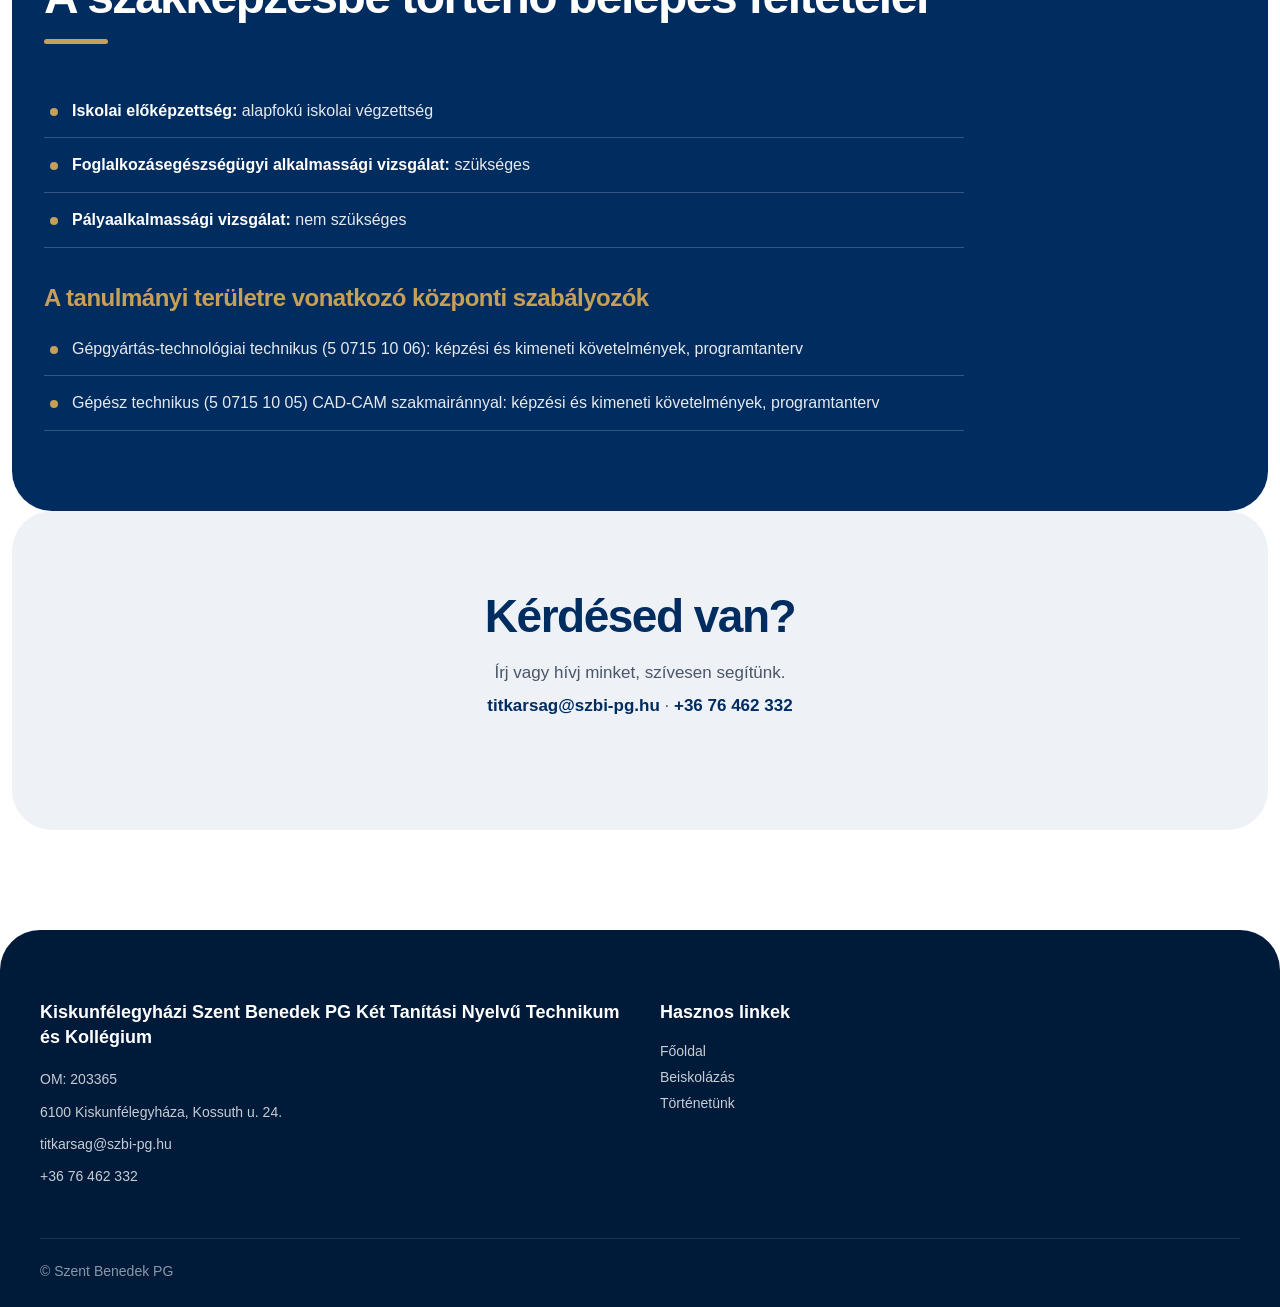
<file: sima_gepesz.html>
<!DOCTYPE html>
<html lang="hu">
<head>
    <meta charset="UTF-8">
    <meta name="viewport" content="width=device-width, initial-scale=1.0">
    <title>Gépészet ágazat (0001) - Szent Benedek PG - Kiskunfélegyháza</title>
    <link rel="stylesheet" href="szakmak.css">
</head>
<body>
    <header>
        <nav class="fejlec-tartalom">
            <a href="index.html" class="logo-terulet">
                <img src="pg_logo.png" alt="PG Bencés Címer">
                Szent Benedek PG
            </a>
            <ul class="menu">
                <li><a href="beiskolazas.html">Beiskolázás</a></li>
                <li><a href="munkatarsak.html">Munkatársaink</a></li>
                <li><a href="Erasmus_2022.html">Erasmus+</a></li>
                <li><a href="eredmenyek.html">Eredményeink</a></li>
                <li><a href="index.html#tortenet">Történetünk</a></li>
                <li><a href="#kapcsolat">Elérhetőségeink</a></li>
            </ul>
            <a href="jelentkezes.html" class="jelentkezes-gomb">
                Kapcsolat
            </a>
        </nav>
    </header>

    <section class="nyito-resz" style="background-image: linear-gradient(to top, rgba(0, 26, 58, 0.95), rgba(0, 26, 58, 0.3)), url('gépész_s.jpg');">
        <div class="nyito-tartalom">
            <span class="kod">0001</span>
            <h1>Gépészet ágazat</h1>
            <p>
                Képzési idő: 5 év<br>
                Választható idegen nyelv: angol vagy német
            </p>
            <a href="beiskolazas.html" class="fo-gomb">← Vissza a beiskolázáshoz</a>
        </div>
    </section>

    <section class="tartalmi-resz">
        <h2 class="szekcio-cim">Kinek ajánljuk a képzést?</h2>
        <ul class="ajanlo-lista">
            <li>Akit vonz a magas szinten automatizált technológia.</li>
            <li>Aki szeret szerelni, és a szervezési feladatokat is szívesen végzi.</li>
            <li>Aki szeret alkotni, szerszámokat használni.</li>
            <li>Aki piacképes szakmát akar szerezni.</li>
            <li>Akit érdekel a műszaki pálya.</li>
            <li>Aki szeretne felsőoktatásban is továbbtanulni.</li>
        </ul>
    </section>

    <section class="reszlet-doboz">
        <div class="reszlet-tartalom">
            <h2>Gépészképzés a 70-es évek óta</h2>
            <p>
                Iskolánk a 70-es évek óta tekinti szívügyének a gépészet iránt érdeklődő diákok képzését.
                Az elmúlt majd’ fél évszázad alatt több ezer olyan gépész végzett iskolánkban, akik
                kiemelkedő tudásukkal értékes munkavállalói lettek a legkülönbözőbb gépipari, termelő
                vállalatoknak. Kis túlzással nem lehet olyan, a gépészet területén tevékenykedő vállalatot
                találni ma szűkebb és talán mondható, hogy tágabb környezetünkben sem, ahol legalább egy
                PG-s öregdiák ne dolgozna. Ez a munkánk legnagyobb elismerése.
            </p>
            <p>
                Ma is hittel valljuk, hogy a mai munkaerőpiacon nagy igény mutatkozik a kiemelkedő
                tudással, műszaki érzékkel rendelkező gépészekre. Iskolánk arra vállalkozik, hogy olyan
                tudást, szemléletet és gondolkodásmódot ad a diákok kezébe, amelyeknek köszönhetően biztos
                egzisztenciát tudnak majd teremteni családjuk számára.
            </p>
            <p>
                Az elmúlt években több nagymértékű fejlesztés valósult meg a tanműhelyben, amelyek mind azt
                a célt szolgálják, hogy emeljék az elengedhetetlen gyakorlati képzés színvonalát. Számos
                felújítás és eszközbeszerzés biztosítja, hogy a PG-t választó diákok magas szintű, a kor
                kihívásainak megfelelő gyakorlati képzésben részesülnek.
            </p>
            <p>
                A képzés szakmai tartalma megegyezik a 0002-es és a 0003-as tanulmányi területek
                tartalmával, a különbség a nyelvoktatás szintjében van. Ezen a tanulmányi területen
                valamennyi tantárgyat magyar nyelven tanulnak a diákok. Mivel nyelvtanáraink a két tanítási
                nyelvű és az általános képzésben is tanítanak, itt is biztosítjuk a középfokú nyelvvizsgára
                történő felkészítést.
            </p>
        </div>
    </section>

    <section class="tartalmi-resz felepites">
        <h2 class="szekcio-cim">Így épül fel a képzés</h2>
        <div class="idovonal">
            <div class="allomas">
                <span class="allomas-jel"></span>
                <div class="allomas-kartya">
                    <span class="allomas-ido">9–10. évfolyam</span>
                    <h3>Ágazati alapoktatás</h3>
                    <p>A tanuló egyszerű alkatrészek műszaki rajzait olvassa, kiválasztja a gyártáshoz szükséges eszközöket, szerszámokat, gépeket, és gyártási, szerelési sorrendtervet készít. Kézi megmunkálással vagy kisgépekkel egyszerű fém alkatrészeket gyárt, a méreteket mérőeszközökkel ellenőrzi, a mérést dokumentálja. Műszaki dokumentáció alapján csavarkötéseket, szegecskötéseket és lágyforrasztással készült kötéseket létesít. Villamos kapcsolási rajz alapján egyszerű áramköröket állít össze, és méri a feszültséget, az áramerősséget és az ellenállást. Ismeri és használja a hiba- és túláramvédelmi eszközöket, mechanikus és villamos elemekből álló alkatrészcsoportot szerel össze. Az ágazati alapoktatás ágazati alapvizsgával zárul.</p>
                </div>
            </div>
            <div class="allomas">
                <span class="allomas-jel"></span>
                <div class="allomas-kartya">
                    <span class="allomas-ido">Az alapvizsga után</span>
                    <h3>Szakmaválasztás</h3>
                    <p>A sikeres ágazati alapvizsgát követően a tanuló külön felvételi eljárás nélkül folytathatja tanulmányait a szakképző intézményben. Az általa választott szakmáról az ágazati alapoktatás során, az igazgató által meghatározott időszakon belül kell nyilatkoznia. Ekkor dönt, hogy a 11–13. évfolyamon melyik szakmát kívánja tanulni.</p>
                </div>
            </div>
            <div class="allomas">
                <span class="allomas-jel"></span>
                <div class="allomas-kartya">
                    <span class="allomas-ido">11–13. évfolyam</span>
                    <h3>Technikusi képzés</h3>
                    <p>A 12. évfolyamon magyar nyelv és irodalom, történelem és matematika tantárgyakból, a 13. évfolyamon idegen nyelv tantárgyból tesznek érettségi vizsgát a diákok. A 13. évfolyamon a technikusi vizsgán adnak számot tudásukról, ami egyben emelt szintű érettséginek is megfelel, így többletpontra jogosít a felsőfokú felvételi eljárásban.</p>
                </div>
            </div>
        </div>
    </section>


    <section class="tartalmi-resz szorolap-resz">
        <h2 class="szekcio-cim">Választható szakmák</h2>
        <div class="szakma-valaszto">
            <div class="valaszto-kartya">
                <span class="kod">5 0715 10 06</span>
                <h3>Gépgyártás-technológiai technikus</h3>
            </div>
            <div class="valaszto-kartya">
                <span class="kod">5 0715 10 05</span>
                <h3>Gépész technikus</h3>
                <p>CAD-CAM szakmairánnyal.</p>
            </div>
        </div>
    </section>

    <section class="reszlet-doboz">
        <div class="reszlet-tartalom">
            <h2>A szakképzésbe történő belépés feltételei</h2>
            <ul class="feltetel-lista">
                <li><strong>Iskolai előképzettség:</strong> alapfokú iskolai végzettség</li>
                <li><strong>Foglalkozásegészségügyi alkalmassági vizsgálat:</strong> szükséges</li>
                <li><strong>Pályaalkalmassági vizsgálat:</strong> nem szükséges</li>
            </ul>
            <h3>A tanulmányi területre vonatkozó központi szabályozók</h3>
            <ul class="feltetel-lista">
                <li>Gépgyártás-technológiai technikus (5 0715 10 06): képzési és kimeneti követelmények, programtanterv</li>
                <li>Gépész technikus (5 0715 10 05) CAD-CAM szakmairánnyal: képzési és kimeneti követelmények, programtanterv</li>
            </ul>
        </div>
    </section>

    <section class="kerdes-resz">
        <div class="kerdes-tartalom">
            <h2>Kérdésed van?</h2>
            <p>
                Írj vagy hívj minket, szívesen segítünk.<br>
                <a href="mailto:titkarsag@szbi-pg.hu">titkarsag@szbi-pg.hu</a> ·
                <a href="tel:+3676462332">+36 76 462 332</a>
            </p>
        </div>
    </section>

    <footer id="kapcsolat">
        <div class="lablec-tartalom">
            <div class="lablec-oszlop">
                <h4>
                    Kiskunfélegyházi Szent Benedek PG Két Tanítási Nyelvű Technikum és Kollégium
                </h4>
                <ul class="kapcsolat-adat">
                    <li>OM: 203365</li>
                    <li>6100 Kiskunfélegyháza, Kossuth u. 24.</li>
                    <li>titkarsag@szbi-pg.hu</li>
                    <li>+36 76 462 332</li>
                </ul>
            </div>
            <div class="lablec-oszlop">
                <h4>Hasznos linkek</h4>
                <ul>
                    <li><a href="index.html">Főoldal</a></li>
                    <li><a href="beiskolazas.html">Beiskolázás</a></li>
                    <li><a href="index.html#tortenet">Történetünk</a></li>
                </ul>
            </div>
        </div>
        <div class="lablec-also-resz">
            © Szent Benedek PG
        </div>
    </footer>
</body>
</html>
</file>
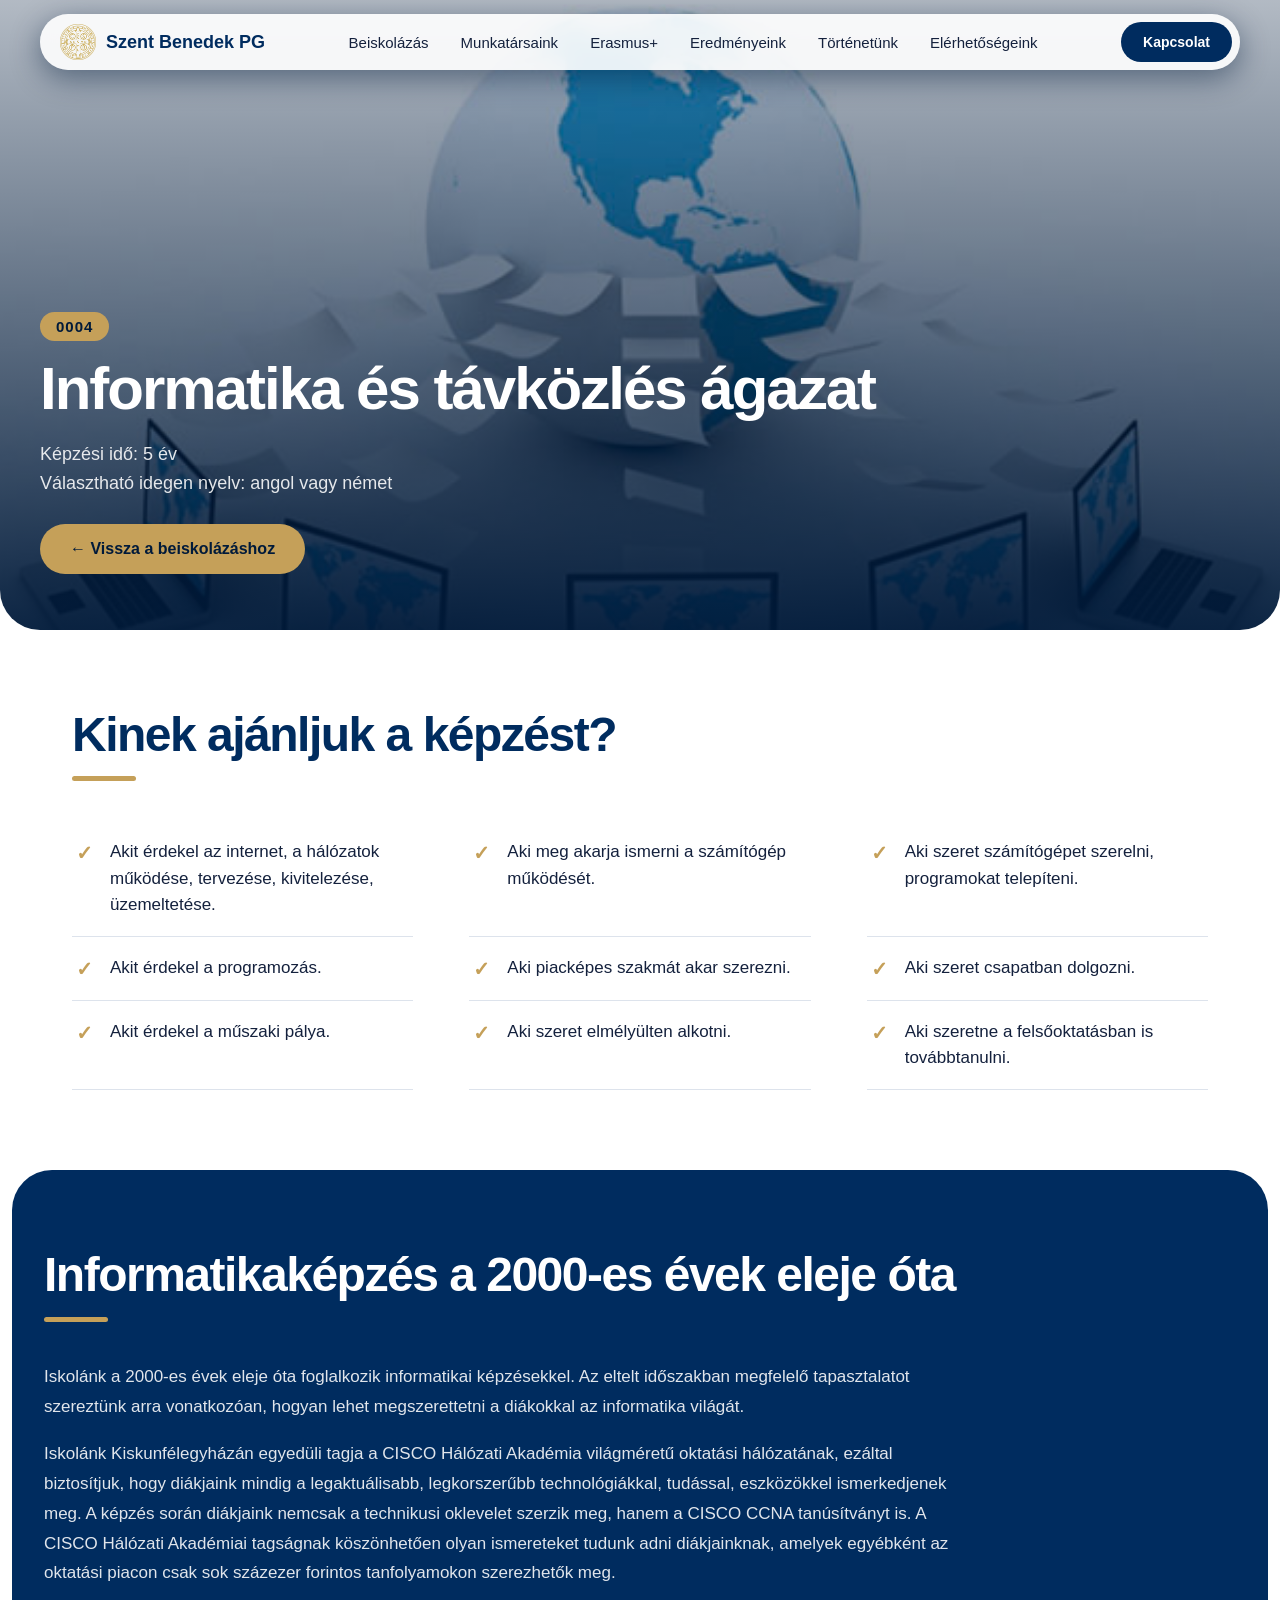
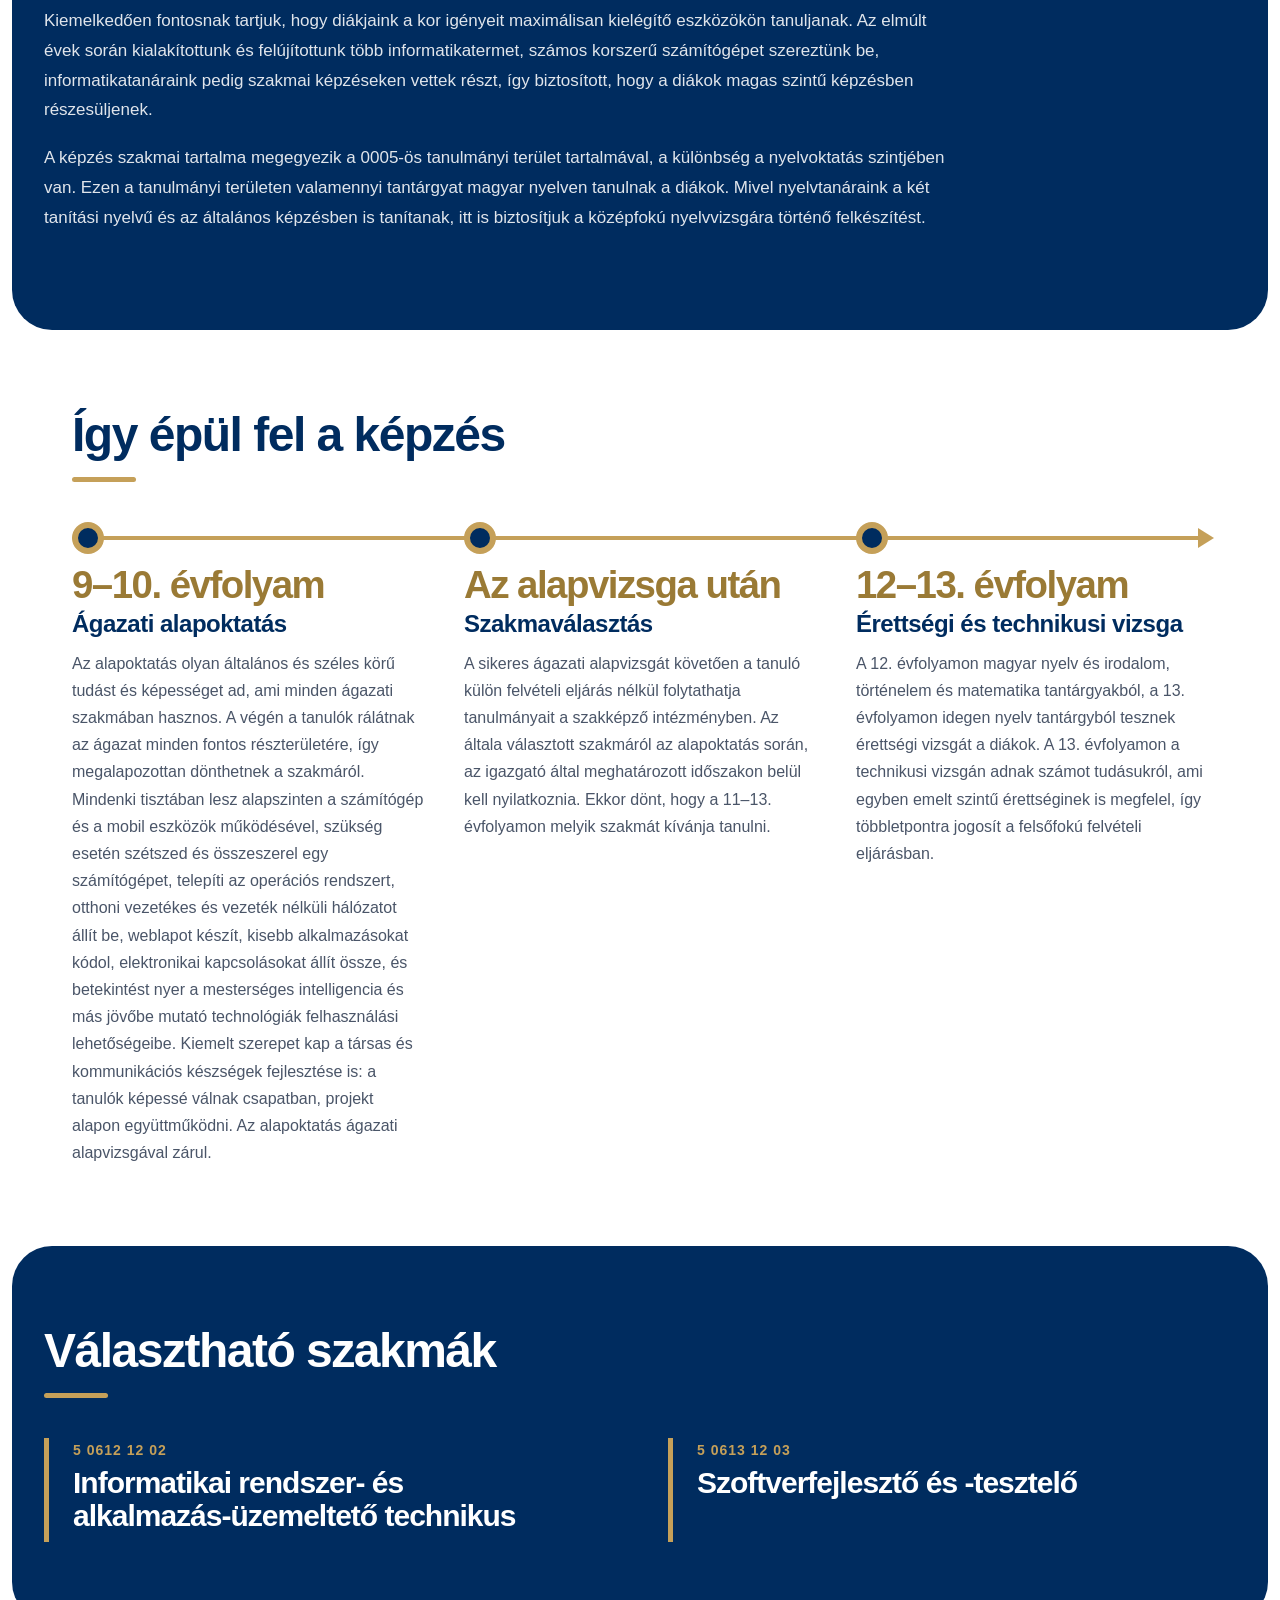
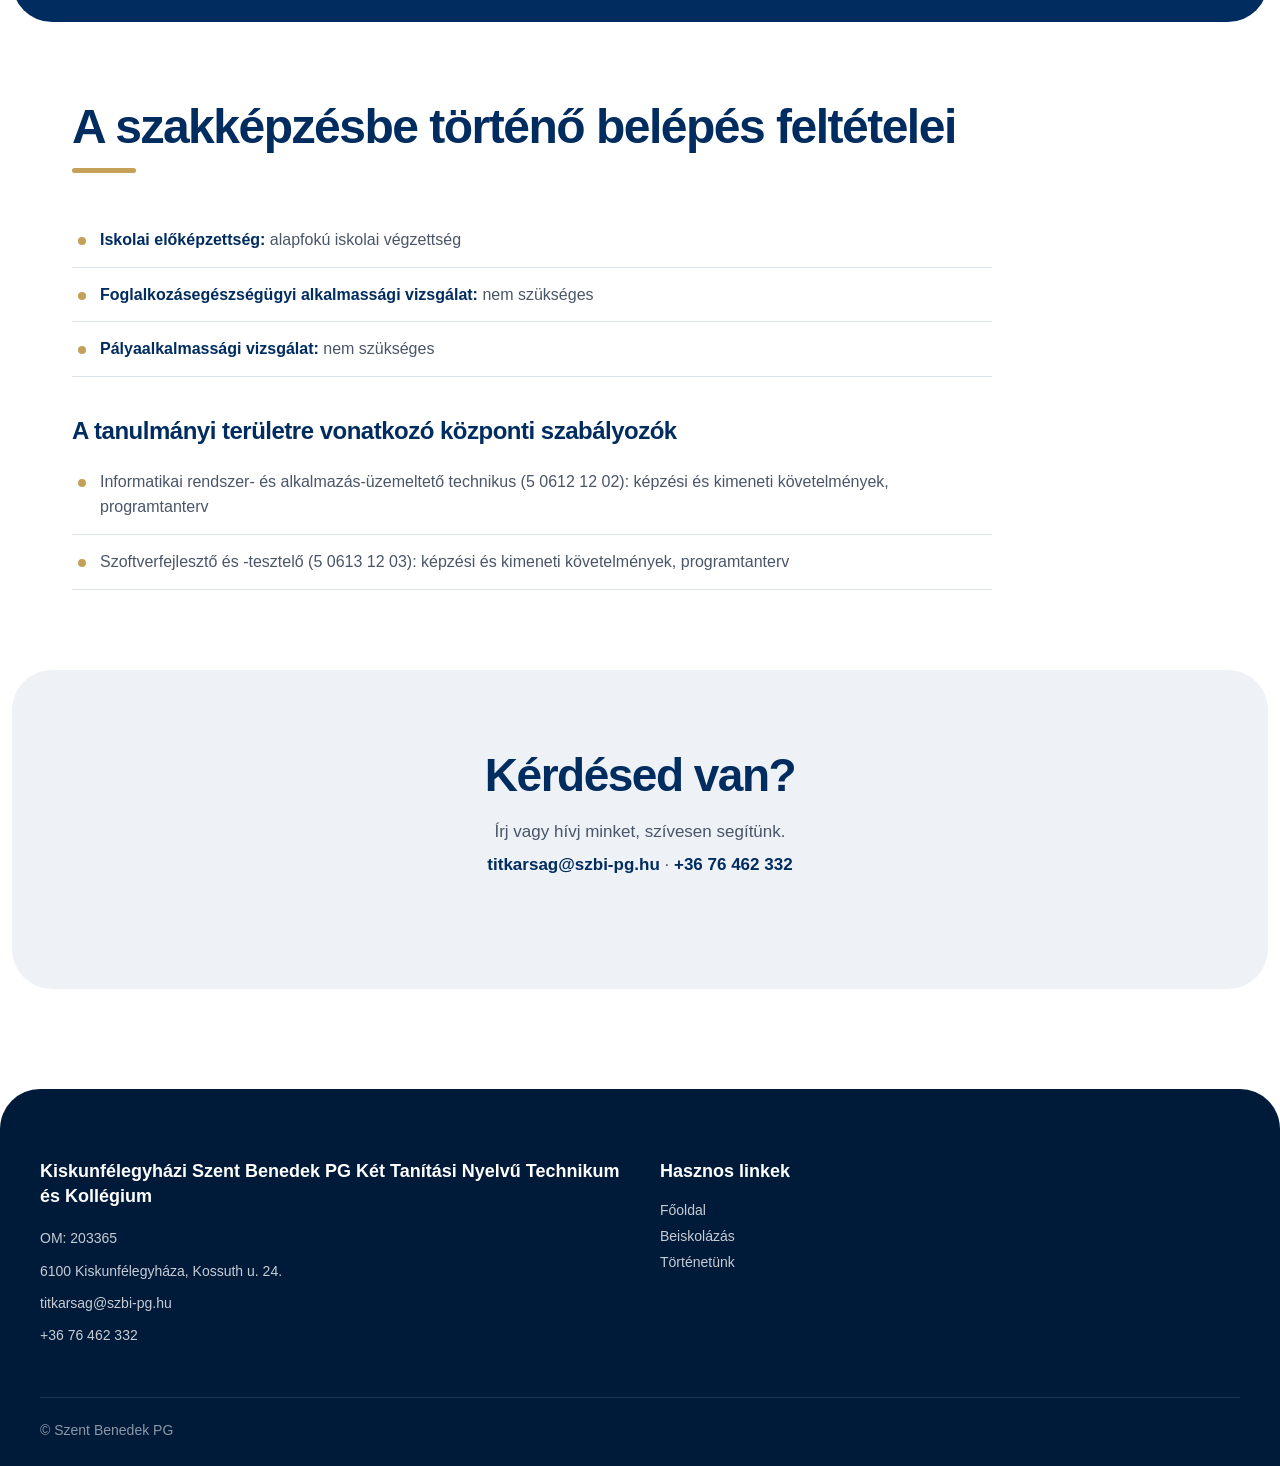
<file: sima_info.html>
<!DOCTYPE html>
<html lang="hu">
<head>
    <meta charset="UTF-8">
    <meta name="viewport" content="width=device-width, initial-scale=1.0">
    <title>Informatika és távközlés ágazat (0004) - Szent Benedek PG - Kiskunfélegyháza</title>
    <link rel="stylesheet" href="szakmak.css">
</head>
<body>
    <header>
        <nav class="fejlec-tartalom">
            <a href="index.html" class="logo-terulet">
                <img src="pg_logo.png" alt="PG Bencés Címer">
                Szent Benedek PG
            </a>
            <ul class="menu">
                <li><a href="beiskolazas.html">Beiskolázás</a></li>
                <li><a href="munkatarsak.html">Munkatársaink</a></li>
                <li><a href="Erasmus_2022.html">Erasmus+</a></li>
                <li><a href="eredmenyek.html">Eredményeink</a></li>
                <li><a href="index.html#tortenet">Történetünk</a></li>
                <li><a href="#kapcsolat">Elérhetőségeink</a></li>
            </ul>
            <a href="jelentkezes.html" class="jelentkezes-gomb">
                Kapcsolat
            </a>
        </nav>
    </header>

    <section class="nyito-resz" style="background-image: linear-gradient(to top, rgba(0, 26, 58, 0.95), rgba(0, 26, 58, 0.3)), url('info_s.jpg');">
        <div class="nyito-tartalom">
            <span class="kod">0004</span>
            <h1>Informatika és távközlés ágazat</h1>
            <p>
                Képzési idő: 5 év<br>
                Választható idegen nyelv: angol vagy német
            </p>
            <a href="beiskolazas.html" class="fo-gomb">← Vissza a beiskolázáshoz</a>
        </div>
    </section>

    <section class="tartalmi-resz">
        <h2 class="szekcio-cim">Kinek ajánljuk a képzést?</h2>
        <ul class="ajanlo-lista">
            <li>Akit érdekel az internet, a hálózatok működése, tervezése, kivitelezése, üzemeltetése.</li>
            <li>Aki meg akarja ismerni a számítógép működését.</li>
            <li>Aki szeret számítógépet szerelni, programokat telepíteni.</li>
            <li>Akit érdekel a programozás.</li>
            <li>Aki piacképes szakmát akar szerezni.</li>
            <li>Aki szeret csapatban dolgozni.</li>
            <li>Akit érdekel a műszaki pálya.</li>
            <li>Aki szeret elmélyülten alkotni.</li>
            <li>Aki szeretne a felsőoktatásban is továbbtanulni.</li>
        </ul>
    </section>

    <section class="reszlet-doboz">
        <div class="reszlet-tartalom">
            <h2>Informatikaképzés a 2000-es évek eleje óta</h2>
            <p>
                Iskolánk a 2000-es évek eleje óta foglalkozik informatikai képzésekkel. Az eltelt időszakban
                megfelelő tapasztalatot szereztünk arra vonatkozóan, hogyan lehet megszerettetni a diákokkal
                az informatika világát.
            </p>
            <p>
                Iskolánk Kiskunfélegyházán egyedüli tagja a CISCO Hálózati Akadémia világméretű oktatási
                hálózatának, ezáltal biztosítjuk, hogy diákjaink mindig a legaktuálisabb, legkorszerűbb
                technológiákkal, tudással, eszközökkel ismerkedjenek meg. A képzés során diákjaink nemcsak a
                technikusi oklevelet szerzik meg, hanem a CISCO CCNA tanúsítványt is. A CISCO Hálózati
                Akadémiai tagságnak köszönhetően olyan ismereteket tudunk adni diákjainknak, amelyek
                egyébként az oktatási piacon csak sok százezer forintos tanfolyamokon szerezhetők meg.
            </p>
            <p>
                Kiemelkedően fontosnak tartjuk, hogy diákjaink a kor igényeit maximálisan kielégítő
                eszközökön tanuljanak. Az elmúlt évek során kialakítottunk és felújítottunk több
                informatikatermet, számos korszerű számítógépet szereztünk be, informatikatanáraink pedig
                szakmai képzéseken vettek részt, így biztosított, hogy a diákok magas szintű képzésben
                részesüljenek.
            </p>
            <p>
                A képzés szakmai tartalma megegyezik a 0005-ös tanulmányi terület tartalmával, a különbség a
                nyelvoktatás szintjében van. Ezen a tanulmányi területen valamennyi tantárgyat magyar nyelven
                tanulnak a diákok. Mivel nyelvtanáraink a két tanítási nyelvű és az általános képzésben is
                tanítanak, itt is biztosítjuk a középfokú nyelvvizsgára történő felkészítést.
            </p>
        </div>
    </section>

    <section class="tartalmi-resz felepites">
        <h2 class="szekcio-cim">Így épül fel a képzés</h2>
        <div class="idovonal">
            <div class="allomas">
                <span class="allomas-jel"></span>
                <div class="allomas-kartya">
                    <span class="allomas-ido">9–10. évfolyam</span>
                    <h3>Ágazati alapoktatás</h3>
                    <p>Az alapoktatás olyan általános és széles körű tudást és képességet ad, ami minden ágazati szakmában hasznos. A végén a tanulók rálátnak az ágazat minden fontos részterületére, így megalapozottan dönthetnek a szakmáról. Mindenki tisztában lesz alapszinten a számítógép és a mobil eszközök működésével, szükség esetén szétszed és összeszerel egy számítógépet, telepíti az operációs rendszert, otthoni vezetékes és vezeték nélküli hálózatot állít be, weblapot készít, kisebb alkalmazásokat kódol, elektronikai kapcsolásokat állít össze, és betekintést nyer a mesterséges intelligencia és más jövőbe mutató technológiák felhasználási lehetőségeibe. Kiemelt szerepet kap a társas és kommunikációs készségek fejlesztése is: a tanulók képessé válnak csapatban, projekt alapon együttműködni. Az alapoktatás ágazati alapvizsgával zárul.</p>
                </div>
            </div>
            <div class="allomas">
                <span class="allomas-jel"></span>
                <div class="allomas-kartya">
                    <span class="allomas-ido">Az alapvizsga után</span>
                    <h3>Szakmaválasztás</h3>
                    <p>A sikeres ágazati alapvizsgát követően a tanuló külön felvételi eljárás nélkül folytathatja tanulmányait a szakképző intézményben. Az általa választott szakmáról az alapoktatás során, az igazgató által meghatározott időszakon belül kell nyilatkoznia. Ekkor dönt, hogy a 11–13. évfolyamon melyik szakmát kívánja tanulni.</p>
                </div>
            </div>
            <div class="allomas">
                <span class="allomas-jel"></span>
                <div class="allomas-kartya">
                    <span class="allomas-ido">12–13. évfolyam</span>
                    <h3>Érettségi és technikusi vizsga</h3>
                    <p>A 12. évfolyamon magyar nyelv és irodalom, történelem és matematika tantárgyakból, a 13. évfolyamon idegen nyelv tantárgyból tesznek érettségi vizsgát a diákok. A 13. évfolyamon a technikusi vizsgán adnak számot tudásukról, ami egyben emelt szintű érettséginek is megfelel, így többletpontra jogosít a felsőfokú felvételi eljárásban.</p>
                </div>
            </div>
        </div>
    </section>


    <section class="reszlet-doboz">
        <div class="reszlet-tartalom">
            <h2>Választható szakmák</h2>
            <div class="szakma-valaszto">
                <div class="valaszto-kartya">
                    <span class="kod">5 0612 12 02</span>
                    <h3>Informatikai rendszer- és alkalmazás-üzemeltető technikus</h3>
                </div>
                <div class="valaszto-kartya">
                    <span class="kod">5 0613 12 03</span>
                    <h3>Szoftverfejlesztő és -tesztelő</h3>
                </div>
            </div>
        </div>
    </section>

    <section class="tartalmi-resz">
        <h2 class="szekcio-cim">A szakképzésbe történő belépés feltételei</h2>
        <ul class="feltetel-lista">
            <li><strong>Iskolai előképzettség:</strong> alapfokú iskolai végzettség</li>
            <li><strong>Foglalkozásegészségügyi alkalmassági vizsgálat:</strong> nem szükséges</li>
            <li><strong>Pályaalkalmassági vizsgálat:</strong> nem szükséges</li>
        </ul>
        <h3 class="alcim">A tanulmányi területre vonatkozó központi szabályozók</h3>
        <ul class="feltetel-lista">
            <li>Informatikai rendszer- és alkalmazás-üzemeltető technikus (5 0612 12 02): képzési és kimeneti követelmények, programtanterv</li>
            <li>Szoftverfejlesztő és -tesztelő (5 0613 12 03): képzési és kimeneti követelmények, programtanterv</li>
        </ul>
    </section>

    <section class="kerdes-resz">
        <div class="kerdes-tartalom">
            <h2>Kérdésed van?</h2>
            <p>
                Írj vagy hívj minket, szívesen segítünk.<br>
                <a href="mailto:titkarsag@szbi-pg.hu">titkarsag@szbi-pg.hu</a> ·
                <a href="tel:+3676462332">+36 76 462 332</a>
            </p>
        </div>
    </section>

    <footer id="kapcsolat">
        <div class="lablec-tartalom">
            <div class="lablec-oszlop">
                <h4>
                    Kiskunfélegyházi Szent Benedek PG Két Tanítási Nyelvű Technikum és Kollégium
                </h4>
                <ul class="kapcsolat-adat">
                    <li>OM: 203365</li>
                    <li>6100 Kiskunfélegyháza, Kossuth u. 24.</li>
                    <li>titkarsag@szbi-pg.hu</li>
                    <li>+36 76 462 332</li>
                </ul>
            </div>
            <div class="lablec-oszlop">
                <h4>Hasznos linkek</h4>
                <ul>
                    <li><a href="index.html">Főoldal</a></li>
                    <li><a href="beiskolazas.html">Beiskolázás</a></li>
                    <li><a href="index.html#tortenet">Történetünk</a></li>
                </ul>
            </div>
        </div>
        <div class="lablec-also-resz">
            © Szent Benedek PG
        </div>
    </footer>
</body>
</html>
</file>
<file: index.css>
:root{
    --kek: #002c5f;
    --kek-sotet: #001a3a;
    --arany: #c5a059;
    --szoveg: #14213d;
    --szurke: #4a5568;
    --hatter-szurke: #eef2f7;
    --vonal: #dde3ec;
    --betutipus: 'Helvetica Neue', Helvetica, Arial, sans-serif;
}

/* ---------- Alapok ---------- */

*{ box-sizing: border-box; }

html{ scroll-behavior: smooth; }

body{
    font-family: var(--betutipus);
    margin: 0;
    color: var(--szoveg);
    overflow-x: hidden;
}

a{ text-decoration: none; color: inherit; transition: 0.3s; }
ul{ list-style: none; margin: 0; padding: 0; }

/* ---------- Lebegő fejléc (lekerekített sáv) ---------- */

header{
    position: fixed;
    top: 14px;
    left: 50%;
    transform: translateX(-50%);
    width: calc(100% - 32px);
    max-width: 1200px;
    z-index: 1000;
    background: rgba(255, 255, 255, 0.9);
    backdrop-filter: blur(12px);
    border-radius: 999px;
    box-shadow: 0 8px 30px rgba(0, 26, 58, 0.482);
}

.fejlec-tartalom{
    display: flex;
    justify-content: space-between;
    align-items: center;
    padding: 8px 8px 8px 20px;
}

.logo-terulet{
    display: flex;
    align-items: center;
    gap: 10px;
    font-weight: 700;
    font-size: 18px;
    color: var(--kek);
}

.logo-terulet img{ height: 36px; }

.menu{
    display: flex;
    gap: 4px;
    font-size: 15px;
    font-weight: 500;
}

.menu a{
    display: block;
    padding: 8px 14px;
    border-radius: 999px;
}

.menu a:hover{
    background: var(--arany);
    color: var(--kek);
}

.jelentkezes-gomb{
    background: var(--kek);
    color: white;
    padding: 12px 22px;
    border-radius: 999px;
    font-size: 14px;
    font-weight: 600;
}

.jelentkezes-gomb:hover{
    background: var(--arany);
    color: var(--kek-sotet);
}

.lablec-oszlop a:hover{ color: var(--arany); }

/* ---------- Nyitó rész ---------- */

.nyito-resz{
    min-height: 90vh;
    display: flex;
    align-items: flex-end;
    padding: 110px 40px 50px;
    border-radius: 0 0 40px 40px;
    background:
        linear-gradient(to top, rgba(0, 26, 58, 0.95), rgba(0, 26, 58, 0.3)),
        url('pg.jpg') center / cover;
    color: white;
}

.nyito-resz h1{
    font-size: 60px;
    font-weight: 800;
    line-height: 1.05;
    letter-spacing: -2px;
    margin: 0 0 20px;
    max-width: 800px;
}

.nyito-resz p{
    font-size: 18px;
    line-height: 1.6;
    margin: 0 0 26px;
    max-width: 560px;
    color: rgba(255, 255, 255, 0.88);
}

.nyito-tartalom{
    width: 100%;
    max-width: 1200px;
    margin: 0 auto;
}

.fo-gomb{
    display: inline-block;
    background: var(--arany);
    color: var(--kek-sotet);
    padding: 16px 30px;
    border-radius: 999px;
    font-weight: 600;
    font-size: 16px;
}

.fo-gomb:hover{ background: white; }

/* ---------- Kártyák ---------- */

.tartalmi-resz{
    max-width: 1200px;
    margin: 0 auto;
    padding: 100px 32px;
}

.szekcio-cim{
    font-size: 52px;
    font-weight: 800;
    letter-spacing: -2px;
    line-height: 1.05;
    margin: 0 0 40px;
    color: var(--kek);
}

.kartya-lista{
    display: grid;
    grid-template-columns: repeat(auto-fit, minmax(300px, 1fr));
    gap: 20px;
}

/* A fotó kitölti a kártyát, a szöveg alul, a fotóra kerül */
.informacio-kartya{
    position: relative;
    min-height: 500px;
    border-radius: 28px;
    overflow: hidden;
    display: flex;
    flex-direction: column;
    justify-content: flex-end;
    background: var(--kek);
    color: white;
}

.kartya-kep{
    position: absolute;
    inset: 0;                         /* kitölti a kártyát */
    background-size: cover;
    background-position: center;
    transition: 0.6s;
}

.informacio-kartya:hover .kartya-kep{ transform: scale(1.06); }

/* sötét átmenet, hogy a szöveg olvasható legyen */
.kartya-tartalom{
    position: relative;
    padding: 120px 28px 28px;
    background: linear-gradient(to top, rgba(0, 26, 58, 0.95) 40%, transparent);
    display: flex;
    flex-direction: column;
    align-items: flex-start;
    gap: 10px;
}

.kartya-kategoria{
    font-size: 13px;
    padding: 5px 12px;
    border-radius: 999px;
    background: rgba(255, 255, 255, 0.18);
}

.informacio-kartya h3{
    font-size: 32px;
    letter-spacing: -1px;
    line-height: 1.1;
    margin: 0;
}

.informacio-kartya p{
    font-size: 15px;
    line-height: 1.6;
    margin: 0;
    color: rgba(255, 255, 255, 0.85);
}

.kartya-link{
    background: var(--arany);
    color: var(--kek-sotet);
    padding: 11px 20px;
    border-radius: 999px;
    font-size: 14px;
    font-weight: 600;
}

.kartya-link:hover{ background: white; }

/* ---------- Történet ---------- */

.tortenet-resz{
    background: var(--hatter-szurke);
    padding: 100px 32px;
    margin: 0 12px;
    border-radius: 40px;
}

.tortenet-tartalom{
    max-width: 1200px;
    margin: 0 auto;
    display: flex;
    align-items: center;
    gap: 60px;
}

.tortenet-kep{
    flex: 1;
    height: 460px;
    border-radius: 28px;
    background: url('tortenet.jpg') center / cover;
}

.tortenet-szoveg{ flex: 1; }

.tortenet-szoveg h2{
    font-size: 46px;
    font-weight: 800;
    letter-spacing: -1.5px;
    line-height: 1.1;
    color: var(--kek);
    margin: 0 0 20px;
}

.tortenet-szoveg p{
    font-size: 17px;
    line-height: 1.75;
    color: var(--szurke);
    margin: 0;
}

/* ---------- Lábléc ---------- */

footer{
    background: var(--kek-sotet);
    color: rgba(255, 255, 255, 0.78);
    padding: 70px 32px 28px;
    margin-top: 100px;
    border-radius: 40px 40px 0 0;
    font-size: 14px;
}

.lablec-tartalom{
    max-width: 1200px;
    margin: 0 auto 40px;
    display: grid;
    grid-template-columns: repeat(auto-fit, minmax(240px, 1fr));
    gap: 40px;
}

.lablec-oszlop h4{
    color: white;
    font-size: 18px;
    line-height: 1.4;
    margin: 0 0 18px;
}

.lablec-oszlop li{ margin-bottom: 10px; }
.kapcsolat-adat{ line-height: 1.6; }

.lablec-also-resz{
    max-width: 1200px;
    margin: 0 auto;
    padding-top: 24px;
    border-top: 1px solid rgba(255, 255, 255, 0.15);
    opacity: 0.7;
}

/* ---------- Mobil és tablet ---------- */

@media (max-width: 1024px){
    .tortenet-tartalom{ flex-direction: column; gap: 30px; }
    .tortenet-kep{ flex: none; width: 100%; height: 300px; }
}

@media (max-width: 768px){
    header{ border-radius: 24px; }
    .fejlec-tartalom{ flex-wrap: wrap; padding: 8px 12px 8px 16px; }
    .menu{
        order: 3;                /* a menü külön sorba kerül */
        width: 100%;
        overflow-x: auto;        /* oldalra húzható, ha nem fér ki */
        white-space: nowrap;
    }
    .nyito-resz{ padding: 150px 20px 40px; border-radius: 0 0 28px 28px; }
    .nyito-resz h1{ font-size: 44px; }
    .tartalmi-resz{ padding: 60px 20px; }
    .szekcio-cim{ font-size: 34px; }
    .informacio-kartya{ min-height: 420px; }
    .tortenet-resz{ padding: 60px 20px; margin: 0 8px; border-radius: 28px; }
    .tortenet-szoveg h2{ font-size: 32px; }
    footer{ padding: 50px 20px 24px; margin-top: 60px; border-radius: 28px 28px 0 0; }
}

/* ---------- Munkatársak oldal (a fotó fent, a szöveg alatta) ---------- */

.munkatarsaink .kartya-lista{ grid-template-columns: repeat(auto-fit, minmax(240px, 1fr)); }

.munkatarsaink .informacio-kartya{
    min-height: 0;
    background: white;
    color: var(--szoveg);
    border: 1px solid var(--vonal);
    border-radius: 24px;
}

.munkatarsaink .kartya-kep{
    position: relative;
    height: 400px;
    background-position: top;
}

.munkatarsaink .kartya-tartalom{
    padding: 20px 22px 24px;
    background: none;
    gap: 4px;
}

.munkatarsaink .informacio-kartya h3{ font-size: 20px; color: var(--kek); }
.munkatarsaink .informacio-kartya p{ color: var(--szurke); font-weight: 500; }
.munkatarsaink .szekcio-cim:not(:first-child){ margin-top: 60px; }

/* ---------- Eredmények oldal ---------- */

.nyito-resz--oldal{ min-height: 60vh; }
.nyito-resz--oldal h1{ font-size: 72px; }
.nyito-cimke{ color: var(--arany); font-size: 20px; font-weight: 600; }

.kep-galeria{
    max-width: 1200px;
    margin: 0 auto;
    display: grid;
    grid-template-columns: repeat(auto-fill, minmax(260px, 1fr));
    gap: 14px;
}

.kep{
    padding: 0;
    border: 0;
    aspect-ratio: 4 / 3;
    overflow: hidden;
    border-radius: 20px;
    cursor: pointer;
}

.kep img{
    width: 100%;
    height: 100%;
    display: block;
    object-fit: cover;
    object-position: top;
    transition: 0.4s;
}

.kep:hover img{ transform: scale(1.06); }

@media (max-width: 768px){
    .nyito-resz--oldal h1{ font-size: 40px; }
}

/* ---------- Váltakozó kártyák (változatlan) ---------- */

.valtozo-kartya-lista{ height: 80vh; }
.valtozo-kartya{ height: 10vh; }
#first-card{ float: left; }
#active-card{ float: none; }
#last-card{ float: right; }
</file>
<file: szakmak.css>
:root{
    --kek: #002c5f;
    --kek-sotet: #001a3a;
    --arany: #c5a059;
    --arany-sotet: #9a7a35;
    --szoveg: #14213d;
    --szurke: #4a5568;
    --hatter-szurke: #eef2f7;
    --vonal: #dde3ec;
    --betutipus: 'Helvetica Neue', Helvetica, Arial, sans-serif;
}

/* ---------- Alapok ---------- */

*{ box-sizing: border-box; }

html{ scroll-behavior: smooth; }

body{
    margin: 0;
    font-family: var(--betutipus);
    color: var(--szoveg);
    background: #fff;
    overflow-x: hidden;
}

a{ text-decoration: none; color: inherit; transition: 0.3s; }
ul, ol{ list-style: none; margin: 0; padding: 0; }

/* ---------- Lebegő fejléc (lekerekített sáv) ---------- */

header{
    position: fixed;
    top: 14px;
    left: 50%;
    transform: translateX(-50%);
    width: calc(100% - 32px);
    max-width: 1200px;
    z-index: 1000;
    background: rgba(255, 255, 255, 0.9);
    backdrop-filter: blur(12px);
    border-radius: 999px;
    box-shadow: 0 8px 30px rgba(0, 26, 58, 0.482);
}

.fejlec-tartalom{
    display: flex;
    justify-content: space-between;
    align-items: center;
    padding: 8px 8px 8px 20px;
}

.logo-terulet{
    display: flex;
    align-items: center;
    gap: 10px;
    font-weight: 700;
    font-size: 18px;
    color: var(--kek);
}

.logo-terulet img{ height: 36px; }

.menu{
    display: flex;
    gap: 4px;
    font-size: 15px;
    font-weight: 500;
}

.menu a{
    display: block;
    padding: 8px 14px;
    border-radius: 999px;
}

.menu a:hover{
    background: var(--arany);
    color: var(--kek);
}

.jelentkezes-gomb{
    background: var(--kek);
    color: #fff;
    padding: 12px 22px;
    border-radius: 999px;
    font-size: 14px;
    font-weight: 600;
}

.jelentkezes-gomb:hover{
    background: var(--arany);
    color: var(--kek-sotet);
}

/* ---------- Nyitó rész ---------- */

.nyito-resz{
    min-height: 70vh;
    display: flex;
    align-items: flex-end;
    padding: 110px 40px 56px;
    border-radius: 0 0 40px 40px;
    background:
        linear-gradient(to top, rgba(0, 26, 58, 0.95), rgba(0, 26, 58, 0.3)),
        url('pg.jpg') center / cover;
    color: #fff;
}

.nyito-tartalom{
    width: 100%;
    max-width: 1200px;
    margin: 0 auto;
}

.nyito-resz .kod{
    display: inline-block;
    margin-bottom: 16px;
    padding: 6px 16px;
    border-radius: 999px;
    background: var(--arany);
    color: var(--kek-sotet);
    font-size: 15px;
    font-weight: 700;
    letter-spacing: 1px;
}

.nyito-resz h1{
    max-width: 900px;
    margin: 0 0 20px;
    font-size: clamp(38px, 6vw, 60px);
    font-weight: 800;
    line-height: 1.05;
    letter-spacing: -2px;
}

.nyito-resz p{
    max-width: 600px;
    margin: 0 0 26px;
    font-size: 18px;
    line-height: 1.6;
    color: rgba(255, 255, 255, 0.88);
}

.fo-gomb{
    display: inline-block;
    padding: 16px 30px;
    border-radius: 999px;
    background: var(--arany);
    color: var(--kek-sotet);
    font-weight: 600;
    font-size: 16px;
}

.fo-gomb:hover{ background: #fff; }

/* ---------- Szekciók ---------- */

.tartalmi-resz{
    max-width: 1200px;
    margin: 0 auto;
    padding: 80px 32px;
}

.szekcio-cim,
.reszlet-tartalom > h2{
    margin: 0 0 40px;
    font-size: clamp(32px, 4.5vw, 48px);
    font-weight: 800;
    line-height: 1.05;
    letter-spacing: -1.5px;
    color: var(--kek);
}

/* arany vonal a címek alatt */
.szekcio-cim::after,
.reszlet-tartalom > h2::after{
    content: "";
    display: block;
    width: 64px;
    height: 5px;
    margin-top: 16px;
    border-radius: 3px;
    background: var(--arany);
}

/* kék, lekerekített blokk (mint a főoldalon a Történet) */
.reszlet-doboz{
    margin: 0 12px;
    padding: 80px 32px;
    border-radius: 40px;
    background: var(--kek);
    color: #fff;
}

.reszlet-tartalom{
    max-width: 1200px;
    margin: 0 auto;
}

.reszlet-tartalom > h2{ color: #fff; }

.reszlet-tartalom p{
    max-width: 920px;
    margin: 0 0 18px;
    font-size: 17px;
    line-height: 1.75;
    color: rgba(255, 255, 255, 0.88);
}

.reszlet-tartalom h3{
    margin: 36px 0 10px;
    font-size: 24px;
    letter-spacing: -0.5px;
    color: var(--arany);
}

.tartalmi-resz .alcim{
    margin: 40px 0 10px;
    font-size: 24px;
    letter-spacing: -0.5px;
    color: var(--kek);
}

/* ---------- „Kinek ajánljuk?” – nyitott lista, arany pipákkal ---------- */

.ajanlo-lista{
    display: grid;
    grid-template-columns: repeat(auto-fit, minmax(320px, 1fr));
    column-gap: 56px;
}

.ajanlo-lista li{
    position: relative;
    padding: 18px 0 18px 38px;
    border-bottom: 1px solid var(--vonal);
    font-size: 17px;
    line-height: 1.55;
    color: var(--szoveg);
}

.ajanlo-lista li::before{
    content: "✓";
    position: absolute;
    top: 17px;
    left: 4px;
    font-size: 20px;
    font-weight: 800;
    color: var(--arany);
}

/* ---------- Számozott pontok (pl. nyelvi szekció) – kártya nélkül ---------- */

.lepesek{
    max-width: 920px;
    counter-reset: lepes;
}

.lepesek li{
    display: grid;
    grid-template-columns: 84px 1fr;
    column-gap: 16px;
    padding: 28px 0;
    border-top: 1px solid var(--vonal);
    counter-increment: lepes;
}

.lepesek li:last-child{ border-bottom: 1px solid var(--vonal); }

.lepesek li::before{
    content: counter(lepes);
    grid-row: 1 / span 2;
    font-size: 64px;
    font-weight: 800;
    line-height: 0.95;
    letter-spacing: -3px;
    color: var(--arany);
}

.lepesek h3{
    margin: 0 0 8px;
    font-size: 24px;
    letter-spacing: -0.5px;
    color: var(--kek);
}

.lepesek p{
    margin: 0;
    line-height: 1.7;
    color: var(--szurke);
}

/* ---------- Választható szakmák – nyitott sorok arany vonallal ---------- */

.szakma-valaszto{
    display: grid;
    grid-template-columns: repeat(auto-fit, minmax(300px, 1fr));
    gap: 32px 56px;
}

.valaszto-kartya{
    padding: 4px 0 4px 24px;
    border-left: 5px solid var(--arany);
}

.valaszto-kartya .kod{
    display: block;
    margin-bottom: 8px;
    font-size: 14px;
    font-weight: 700;
    letter-spacing: 1px;
    color: var(--arany-sotet);
}

.valaszto-kartya h3{
    margin: 0 0 6px;
    font-size: 30px;
    line-height: 1.1;
    letter-spacing: -1px;
    color: var(--kek);
}

.valaszto-kartya p{
    margin: 0;
    color: var(--szurke);
}

/* a kék blokkban fehér szöveggel */
.reszlet-doboz .valaszto-kartya .kod{ color: var(--arany); }
.reszlet-doboz .valaszto-kartya h3{ margin-top: 0; color: #fff; font-size: 30px; }
.reszlet-doboz .valaszto-kartya p{ color: rgba(255, 255, 255, 0.85); }

/* ---------- Belépési feltételek ---------- */

.feltetel-lista li{
    position: relative;
    max-width: 920px;
    padding: 14px 0 14px 28px;
    border-bottom: 1px solid var(--vonal);
    line-height: 1.6;
    color: var(--szurke);
}

.feltetel-lista li::before{
    content: "";
    position: absolute;
    left: 6px;
    top: 24px;
    width: 8px;
    height: 8px;
    border-radius: 50%;
    background: var(--arany);
}

.feltetel-lista strong{ color: var(--kek); }

/* kék blokkon */
.reszlet-doboz .feltetel-lista li{
    border-bottom-color: rgba(255, 255, 255, 0.2);
    color: rgba(255, 255, 255, 0.9);
}

.reszlet-doboz .feltetel-lista strong{ color: #fff; }

/* ---------- Képzés felépítése: idővonal (kártya nélkül) ---------- */

.idovonal{
    position: relative;
    display: grid;
    grid-template-columns: repeat(3, 1fr);
    gap: 40px;
    padding-top: 44px;
}

/* az arany vonal, ami végigvezet a képzésen */
.idovonal::before{
    content: "";
    position: absolute;
    top: 14px;
    left: 0;
    right: 0;
    height: 4px;
    border-radius: 2px;
    background: var(--arany);
}

/* nyílhegy a vonal végén */
.idovonal::after{
    content: "";
    position: absolute;
    top: 6px;
    right: -6px;
    border-style: solid;
    border-width: 10px 0 10px 16px;
    border-color: transparent transparent transparent var(--arany);
}

.allomas{ position: relative; }

.allomas-jel{
    position: absolute;
    top: -44px;
    left: 0;
    z-index: 1;
    width: 32px;
    height: 32px;
    border-radius: 50%;
    background: var(--kek);
    border: 6px solid var(--arany);
}

.allomas-kartya{
    height: 100%;
}

.allomas-ido{
    display: block;
    margin-bottom: 6px;
    font-size: clamp(30px, 3vw, 40px);
    font-weight: 800;
    line-height: 1;
    letter-spacing: -1.5px;
    color: var(--arany-sotet);
}

.allomas-kartya h3{
    margin: 0 0 12px;
    font-size: 24px;
    line-height: 1.15;
    letter-spacing: -0.5px;
    color: var(--kek);
}

.allomas-kartya p{
    margin: 0;
    line-height: 1.7;
    color: var(--szurke);
}

/* ---------- Kérdésed van? ---------- */

.kerdes-resz{
    margin: 0 12px;
    padding: 80px 32px;
    border-radius: 40px;
    background: var(--hatter-szurke);
    text-align: center;
}

.kerdes-tartalom{
    max-width: 700px;
    margin: 0 auto;
}

.kerdes-tartalom h2{
    margin: 0 0 16px;
    font-size: clamp(32px, 4.5vw, 46px);
    font-weight: 800;
    line-height: 1.1;
    letter-spacing: -1.5px;
    color: var(--kek);
}

.kerdes-tartalom p{
    margin: 0 0 28px;
    font-size: 17px;
    line-height: 1.9;
    color: var(--szurke);
}

.kerdes-tartalom p a{
    font-weight: 600;
    color: var(--kek);
}

.kerdes-tartalom p a:hover{ color: var(--arany-sotet); }

/* ---------- Lábléc ---------- */

footer{
    margin-top: 100px;
    padding: 70px 32px 28px;
    border-radius: 40px 40px 0 0;
    background: var(--kek-sotet);
    color: rgba(255, 255, 255, 0.78);
    font-size: 14px;
}

.lablec-tartalom{
    max-width: 1200px;
    margin: 0 auto 40px;
    display: grid;
    grid-template-columns: repeat(auto-fit, minmax(240px, 1fr));
    gap: 40px;
}

.lablec-oszlop h4{
    margin: 0 0 18px;
    font-size: 18px;
    line-height: 1.4;
    color: #fff;
}

.lablec-oszlop li{ margin-bottom: 10px; }
.kapcsolat-adat{ line-height: 1.6; }
.lablec-oszlop a:hover{ color: var(--arany); }

.lablec-also-resz{
    max-width: 1200px;
    margin: 0 auto;
    padding-top: 24px;
    border-top: 1px solid rgba(255, 255, 255, 0.15);
    opacity: 0.7;
}

#kapcsolat{ scroll-margin-top: 80px; }

/* ---------- Tablet: függőleges idővonal ---------- */

@media (max-width: 900px){
    .idovonal{
        grid-template-columns: 1fr;
        gap: 32px;
        padding: 0 0 0 48px;
    }

    .idovonal::before{
        top: 0;
        bottom: 0;
        left: 14px;
        right: auto;
        width: 4px;
        height: auto;
    }

    .idovonal::after{
        top: auto;
        bottom: -8px;
        left: 7px;
        right: auto;
        border-width: 16px 9px 0 9px;
        border-color: var(--arany) transparent transparent transparent;
    }

    .allomas-jel{
        top: 4px;
        left: -48px;
    }
}

/* ---------- Mobil ---------- */

@media (max-width: 768px){
    header{ border-radius: 24px; }

    .fejlec-tartalom{ flex-wrap: wrap; padding: 8px 12px 8px 16px; }

    .menu{
        order: 3;
        width: 100%;
        overflow-x: auto;
        white-space: nowrap;
    }

    .nyito-resz{
        padding: 150px 20px 40px;
        border-radius: 0 0 28px 28px;
    }

    .tartalmi-resz{ padding: 56px 20px; }

    .reszlet-doboz,
    .kerdes-resz{
        margin: 0 8px;
        padding: 56px 20px;
        border-radius: 28px;
    }

    .ajanlo-lista{ grid-template-columns: 1fr; }

    .lepesek li{ grid-template-columns: 56px 1fr; column-gap: 12px; }
    .lepesek li::before{ font-size: 48px; }

    footer{
        padding: 50px 20px 24px;
        margin-top: 60px;
        border-radius: 28px 28px 0 0;
    }
}
</file>
<file: beiskolazas.css>
:root{
    --kek: #002c5f;
    --kek-sotet: #001a3a;
    --arany: #c5a059;
    --szoveg: #14213d;
    --szurke: #4a5568;
    --hatter-szurke: #eef2f7;
    --vonal: #dde3ec;
    --betutipus: 'Helvetica Neue', Helvetica, Arial, sans-serif;
}

/* ---------- Alapok ---------- */

*{ box-sizing: border-box; }

html{ scroll-behavior: smooth; }

body{
    font-family: var(--betutipus);
    margin: 0;
    color: var(--szoveg);
    overflow-x: hidden;
}

a{ text-decoration: none; color: inherit; transition: 0.3s; }
ul{ list-style: none; margin: 0; padding: 0; }

/* ---------- Lebegő fejléc (lekerekített sáv) ---------- */

header{
    position: fixed;
    top: 14px;
    left: 50%;
    transform: translateX(-50%);
    width: calc(100% - 32px);
    max-width: 1200px;
    z-index: 1000;
    background: rgba(255, 255, 255, 0.9);
    backdrop-filter: blur(12px);
    border-radius: 999px;
    box-shadow: 0 8px 30px rgba(0, 26, 58, 0.482);
}

.fejlec-tartalom{
    display: flex;
    justify-content: space-between;
    align-items: center;
    padding: 8px 8px 8px 20px;
}

.logo-terulet{
    display: flex;
    align-items: center;
    gap: 10px;
    font-weight: 700;
    font-size: 18px;
    color: var(--kek);
}

.logo-terulet img{ height: 36px; }

.menu{
    display: flex;
    gap: 4px;
    font-size: 15px;
    font-weight: 500;
}

.menu a{
    display: block;
    padding: 8px 14px;
    border-radius: 999px;
}

.menu a:hover{
    background: var(--arany);
    color: var(--kek);
}

.jelentkezes-gomb{
    background: var(--kek);
    color: white;
    padding: 12px 22px;
    border-radius: 999px;
    font-size: 14px;
    font-weight: 600;
}

.jelentkezes-gomb:hover{
    background: var(--arany);
    color: var(--kek-sotet);
}

.lablec-oszlop a:hover{ color: var(--arany); }

/* ---------- Nyitó rész ---------- */

.nyito-resz{
    min-height: 70vh;
    display: flex;
    align-items: flex-end;
    padding: 110px 40px 50px;
    border-radius: 0 0 40px 40px;
    background:
        linear-gradient(to top, rgba(0, 26, 58, 0.95), rgba(0, 26, 58, 0.3)),
        url('pg.jpg') center / cover;
    color: white;
}

.nyito-resz h1{
    font-size: 60px;
    font-weight: 800;
    line-height: 1.05;
    letter-spacing: -2px;
    margin: 0 0 20px;
    max-width: 800px;
}

.nyito-resz p{
    font-size: 18px;
    line-height: 1.6;
    margin: 0 0 26px;
    max-width: 560px;
    color: rgba(255, 255, 255, 0.88);
}

.nyito-tartalom{
    width: 100%;
    max-width: 1200px;
    margin: 0 auto;
}

.fo-gomb{
    display: inline-block;
    background: var(--arany);
    color: var(--kek-sotet);
    padding: 16px 30px;
    border-radius: 999px;
    font-weight: 600;
    font-size: 16px;
}

.fo-gomb:hover{ background: white; }

/* ---------- Szekciók ---------- */

.tartalmi-resz{
    max-width: 1200px;
    margin: 0 auto;
    padding: 100px 32px;
}

.szekcio-cim{
    font-size: 52px;
    font-weight: 800;
    letter-spacing: -2px;
    line-height: 1.05;
    margin: 0 0 40px;
    color: var(--kek);
}

/* ---------- Tanulmányi területek (fotós kártyák) ---------- */

.szakma-lista{
    display: grid;
    grid-template-columns: repeat(auto-fit, minmax(300px, 1fr));
    gap: 20px;
}

.szakma-kartya{
    position: relative;
    min-height: 420px;
    padding: 28px;
    border-radius: 28px;
    overflow: hidden;
    display: flex;
    flex-direction: column;
    align-items: flex-start;
    justify-content: flex-end;
    gap: 10px;
    color: white;
    background-color: var(--kek);      /* ha nincs kép, ez látszik */
    background-size: cover;            /* a kép az inline style-ból jön */
    background-position: center;
    background-repeat: no-repeat;
    transition: 0.4s;
}

.szakma-kartya:hover{
    transform: translateY(-6px);
    box-shadow: 0 16px 36px rgba(0, 26, 58, 0.35);
}

/* sötét átmenet, hogy a szöveg olvasható legyen */
.szakma-kartya::before{
    content: "";
    position: absolute;
    inset: 0;
    background: linear-gradient(to top, rgba(0, 26, 58, 0.95) 25%, rgba(0, 26, 58, 0.1));
}

.szakma-kartya > *{
    position: relative;
    z-index: 1;
}

.kod{
    font-size: 13px;
    padding: 5px 12px;
    border-radius: 999px;
    background: rgba(255, 255, 255, 0.18);
}

.szakma-kartya h3{
    font-size: 28px;
    letter-spacing: -1px;
    line-height: 1.1;
    margin: 0;
}

.szakma-kartya p{
    font-size: 15px;
    line-height: 1.6;
    margin: 0;
    color: rgba(255, 255, 255, 0.85);
}

/* ---------- Két tanítási nyelvű rész ---------- */

.nyelvi-resz{
    background: var(--kek);
    color: white;
    padding: 100px 32px;
    margin: 0 12px;
    border-radius: 40px;
}

.nyelvi-tartalom{
    max-width: 1200px;
    margin: 0 auto;
}

.nyelvi-tartalom h2{
    font-size: 46px;
    font-weight: 800;
    letter-spacing: -1.5px;
    line-height: 1.1;
    margin: 0 0 20px;
    max-width: 700px;
}

.nyelvi-tartalom p{
    font-size: 17px;
    line-height: 1.75;
    margin: 0 0 28px;
    max-width: 640px;
    color: rgba(255, 255, 255, 0.85);
}

/* ---------- Jelentkezési lépések ---------- */

.lepesek{
    display: grid;
    grid-template-columns: repeat(auto-fit, minmax(280px, 1fr));
    gap: 20px;
    counter-reset: lepes;
}

.lepesek li{
    position: relative;
    padding: 90px 28px 32px;
    border-radius: 28px;
    background: var(--hatter-szurke);
    border: 1px solid var(--vonal);
    counter-increment: lepes;
}

.lepesek li::before{
    content: counter(lepes);
    position: absolute;
    top: 28px;
    left: 28px;
    width: 44px;
    height: 44px;
    display: flex;
    align-items: center;
    justify-content: center;
    border-radius: 50%;
    background: var(--arany);
    color: var(--kek-sotet);
    font-size: 20px;
    font-weight: 800;
}

.lepesek h3{
    font-size: 24px;
    letter-spacing: -0.5px;
    line-height: 1.2;
    color: var(--kek);
    margin: 0 0 10px;
}

.lepesek p{
    font-size: 16px;
    line-height: 1.7;
    color: var(--szurke);
    margin: 0;
}

/* ---------- Kérdésed van? ---------- */

.kerdes-resz{
    background: var(--hatter-szurke);
    padding: 100px 32px;
    margin: 0 12px;
    border-radius: 40px;
    text-align: center;
}

.kerdes-tartalom{
    max-width: 700px;
    margin: 0 auto;
}

.kerdes-tartalom h2{
    font-size: 46px;
    font-weight: 800;
    letter-spacing: -1.5px;
    line-height: 1.1;
    color: var(--kek);
    margin: 0 0 20px;
}

.kerdes-tartalom p{
    font-size: 17px;
    line-height: 1.9;
    color: var(--szurke);
    margin: 0 0 28px;
}

.kerdes-tartalom p a{
    color: var(--kek);
    font-weight: 600;
}

.kerdes-tartalom p a:hover{ color: var(--arany); }

/* ---------- Lábléc ---------- */

footer{
    background: var(--kek-sotet);
    color: rgba(255, 255, 255, 0.78);
    padding: 70px 32px 28px;
    margin-top: 100px;
    border-radius: 40px 40px 0 0;
    font-size: 14px;
}

.lablec-tartalom{
    max-width: 1200px;
    margin: 0 auto 40px;
    display: grid;
    grid-template-columns: repeat(auto-fit, minmax(240px, 1fr));
    gap: 40px;
}

.lablec-oszlop h4{
    color: white;
    font-size: 18px;
    line-height: 1.4;
    margin: 0 0 18px;
}

.lablec-oszlop li{ margin-bottom: 10px; }
.kapcsolat-adat{ line-height: 1.6; }

.lablec-also-resz{
    max-width: 1200px;
    margin: 0 auto;
    padding-top: 24px;
    border-top: 1px solid rgba(255, 255, 255, 0.15);
    opacity: 0.7;
}

#kapcsolat{ scroll-margin-top: 80px; }

/* ---------- Mobil és tablet ---------- */

@media (max-width: 768px){
    header{ border-radius: 24px; }
    .fejlec-tartalom{ flex-wrap: wrap; padding: 8px 12px 8px 16px; }
    .menu{
        order: 3;                /* a menü külön sorba kerül */
        width: 100%;
        overflow-x: auto;        /* oldalra húzható, ha nem fér ki */
        white-space: nowrap;
    }
    .nyito-resz{ padding: 150px 20px 40px; border-radius: 0 0 28px 28px; }
    .nyito-resz h1{ font-size: 44px; }
    .tartalmi-resz{ padding: 60px 20px; }
    .szekcio-cim{ font-size: 34px; }
    .szakma-kartya{ min-height: 360px; }
    .nyelvi-resz,
    .kerdes-resz{ padding: 60px 20px; margin: 0 8px; border-radius: 28px; }
    .nyelvi-tartalom h2,
    .kerdes-tartalom h2{ font-size: 32px; }
    footer{ padding: 50px 20px 24px; margin-top: 60px; border-radius: 28px 28px 0 0; }
}

/* ---------- Beiskolázási szórólap ---------- */

.szorolap-resz{
    padding-top: 0;
}

.szorolap-lista{
    display: flex;
    flex-direction: column;
    gap: 20px;
}

.szorolap-lista a{
    display: block;
    border-radius: 28px;
    overflow: hidden;
    border: 1px solid var(--vonal);
    box-shadow: 0 8px 30px rgba(0, 26, 58, 0.15);
}

.szorolap-lista a:hover{
    transform: translateY(-4px);
    box-shadow: 0 16px 36px rgba(0, 26, 58, 0.3);
}

.szorolap-lista img{
    display: block;
    width: 100%;
    height: auto;
}

@media (max-width: 768px){
    .szorolap-lista a{ border-radius: 20px; }
}
</file>
<file: Erasmus.css>
:root{
    --kek: #002c5f;
    --kek-sotet: #001a3a;
    --arany: #f0b74e;
    --szoveg: #14213d;
    --szurke: #4a5568;
    --hatter-szurke: #eef2f7;
    --vonal: #dde3ec;
    --betutipus: 'Helvetica Neue', Helvetica, Arial, sans-serif;
}

/* ---------- Alapok ---------- */

*{ box-sizing: border-box; }

html{ scroll-behavior: smooth; }

body{
    margin: 0;
    font-family: var(--betutipus);
    line-height: 1.7;
    color: var(--szoveg);
    background: var(--hatter-szurke);
}

a{ text-decoration: none; color: inherit; transition: 0.3s; }
ul{ list-style: none; margin: 0; padding: 0; }

/* ---------- Lebegő fejléc (lekerekített sáv) ---------- */

header{
    position: fixed;
    top: 14px;
    left: 50%;
    transform: translateX(-50%);
    width: calc(100% - 32px);
    max-width: 1200px;
    z-index: 1000;
    background: rgba(255, 255, 255, 0.9);
    backdrop-filter: blur(12px);
    border-radius: 999px;
    box-shadow: 0 8px 30px rgba(0, 26, 58, 0.482);
}

.fejlec-tartalom{
    display: flex;
    justify-content: space-between;
    align-items: center;
    padding: 8px 8px 8px 20px;
}

.logo-terulet{
    display: flex;
    align-items: center;
    gap: 10px;
    font-weight: 700;
    font-size: 18px;
    color: var(--kek);
}

.logo-terulet img{ height: 36px; }

.menu{
    display: flex;
    gap: 4px;
    font-size: 15px;
    font-weight: 500;
}

.menu a{
    display: block;
    padding: 8px 14px;
    border-radius: 999px;
}

.menu a:hover{
    background: var(--arany);
    color: var(--kek);
}

.jelentkezes-gomb{
    background: var(--kek);
    color: white;
    padding: 12px 22px;
    border-radius: 999px;
    font-size: 14px;
    font-weight: 600;
}

.jelentkezes-gomb:hover{
    background: var(--arany);
    color: var(--kek-sotet);
}

/* ---------- Cikk ---------- */

.container{
    max-width: 840px;
    margin: 110px auto 40px;          /* fent hely a lebegő fejlécnek */
    padding: 0 20px;
}

.article{
    background: white;
    border-radius: 28px;
    padding: 48px;
    box-shadow: 0 10px 40px rgba(0, 44, 95, 0.08);
}

h1{
    font-size: 40px;
    font-weight: 800;
    letter-spacing: -1.5px;
    line-height: 1.1;
    color: var(--kek);
    margin: 0 0 12px;
}

.meta{
    color: var(--szurke);
    font-size: 14px;
    margin-bottom: 32px;
    padding-bottom: 20px;
    border-bottom: 1px solid var(--vonal);
}

h2{
    font-size: 24px;
    letter-spacing: -0.5px;
    color: var(--kek);
    margin: 36px 0 14px;
    padding-left: 14px;
    border-left: 4px solid var(--arany);
}

p{
    font-size: 17px;
    line-height: 1.8;
    margin: 0 0 20px;
}

/* ---------- Galéria ---------- */

.gallery{
    margin-top: 40px;
    padding-top: 28px;
    border-top: 1px solid var(--vonal);
}

.gallery-title{
    font-size: 18px;
    font-weight: 700;
    color: var(--kek);
    margin-bottom: 16px;
    display: flex;
    justify-content: space-between;
    align-items: center;
}

.gallery-count{
    font-size: 14px;
    font-weight: 400;
    color: var(--szurke);
}

.gallery-grid{
    display: grid;
    grid-template-columns: repeat(auto-fill, minmax(150px, 1fr));
    gap: 12px;
}

.gallery-item{
    aspect-ratio: 1;
    background: var(--hatter-szurke);
    border-radius: 16px;
    overflow: hidden;
}

.gallery-item img{
    width: 100%;
    height: 100%;
    display: block;
    object-fit: cover;
    transition: 0.4s;
}

.gallery-item:hover img{ transform: scale(1.06); }

/* ---------- Lábléc ---------- */

footer{
    background: var(--kek-sotet);
    color: rgba(255, 255, 255, 0.78);
    padding: 70px 32px 28px;
    margin-top: 100px;
    border-radius: 40px 40px 0 0;
    font-size: 14px;
}

.lablec-tartalom{
    max-width: 1200px;
    margin: 0 auto 40px;
    display: grid;
    grid-template-columns: repeat(auto-fit, minmax(240px, 1fr));
    gap: 40px;
}

.lablec-oszlop h4{
    color: white;
    font-size: 18px;
    line-height: 1.4;
    margin: 0 0 18px;
}

.lablec-oszlop li{ margin-bottom: 10px; }
.kapcsolat-adat{ line-height: 1.6; }

.lablec-also-resz{
    max-width: 1200px;
    margin: 0 auto;
    padding-top: 24px;
    border-top: 1px solid rgba(255, 255, 255, 0.15);
    opacity: 0.7;
}

/* ---------- Mobil ---------- */

@media (max-width: 768px){
    header{ border-radius: 24px; }
    .fejlec-tartalom{ flex-wrap: wrap; padding: 8px 12px 8px 16px; }
    .menu{
        order: 3;                /* a menü külön sorba kerül */
        width: 100%;
        overflow-x: auto;        /* oldalra húzható, ha nem fér ki */
        white-space: nowrap;
    }
    .container{ margin-top: 140px; }
    .article{ padding: 24px; border-radius: 20px; }
    h1{ font-size: 30px; }
}
</file>
<file: eredmenyek.css>
:root{
    --kek: #002c5f;
    --kek-sotet: #001a3a;
    --arany: #f0b74e;
    --szoveg: #14213d;
    --hatter-szurke: #eef2f7;
    --betutipus: 'Helvetica Neue', Helvetica, Arial, sans-serif;
}

/* ----------  Alapok  ---------- */

*{ box-sizing: border-box; }

html{ scroll-behavior: smooth; }

body{
    font-family: var(--betutipus);
    margin: 0;
    color: var(--szoveg);
    overflow-x: hidden;
}

a{ text-decoration: none; color: inherit; transition: 0.3s; }
ul{ list-style: none; margin: 0; padding: 0; }

/* ---------- Lebegő fejléc (lekerekített sáv) ---------- */

header{
    position: fixed;
    top: 14px;
    left: 50%;
    transform: translateX(-50%);
    width: calc(100% - 32px);
    max-width: 1200px;
    z-index: 1000;
    background: rgba(255, 255, 255, 0.9);
    backdrop-filter: blur(12px);
    border-radius: 999px;
    box-shadow: 0 8px 30px rgba(0, 26, 58, 0.482);
}

.fejlec-tartalom{
    display: flex;
    justify-content: space-between;
    align-items: center;
    padding: 8px 8px 8px 20px;
}

.logo-terulet{
    display: flex;
    align-items: center;
    gap: 10px;
    font-weight: 700;
    font-size: 18px;
    color: var(--kek);
}

.logo-terulet img{ height: 36px; }

.menu{
    display: flex;
    gap: 4px;
    font-size: 15px;
    font-weight: 500;
}

.menu a{
    display: block;
    padding: 8px 14px;
    border-radius: 999px;
}

.menu a:hover{
    background: var(--arany);
    color: var(--kek);
}

.jelentkezes-gomb{
    background: var(--kek);
    color: white;
    padding: 12px 22px;
    border-radius: 999px;
    font-size: 14px;
    font-weight: 600;
}

.jelentkezes-gomb:hover{
    background: var(--arany);
    color: var(--kek-sotet);
}

.lablec-oszlop a:hover{ color: var(--arany); }

/* ---------- Nyitó rész ---------- */

.nyito-resz{
    min-height: 60vh;
    display: flex;
    align-items: flex-end;
    padding: 110px 40px 50px;
    border-radius: 0 0 40px 40px;
    background:
        linear-gradient(to top, rgba(0, 26, 58, 0.95), rgba(0, 26, 58, 0.3)),
        url('verseny.jpg') center top / cover;   /* a kép teteje látszik; finomhangolás: center 15% */
    color: white;
}

.nyito-tartalom{
    width: 100%;
    max-width: 1200px;
    margin: 0 auto;
}

.nyito-resz h1{
    font-size: 60px;
    font-weight: 800;
    line-height: 1.05;
    letter-spacing: -2px;
    margin: 0 0 20px;
    color: var(--arany);
}

/* A HTML-ben a mondat több <p>-re van szedve.
   Az "inline" miatt ezek egyetlen folyó szövegként jelennek meg. */
.nyito-resz p{
    display: inline;
    font-size: 18px;
    line-height: 1.7;
    margin: 0;
    color: rgba(255, 255, 255, 0.88);
}

.nyito-tartalom{ max-width: 760px; }

.nyito-resz h2{
    font-size: 20px;
    color: var(--arany);
    margin: 24px 0 0;
}

/* ---------- Képgaléria ---------- */

.tartalmi-resz{
    max-width: 1200px;
    margin: 0 auto;
    padding: 60px 32px;
}

.kep-galeria{
    display: grid;
    grid-template-columns: repeat(auto-fill, minmax(260px, 1fr));
    gap: 14px;
}

.kep{
    aspect-ratio: 4 / 3;
    overflow: hidden;
    border-radius: 20px;
    background: var(--hatter-szurke);
    position: relative;
}

.kep img{
    width: 100%;
    height: 100%;
    display: block;
    object-fit: cover;
    object-position: top;
    cursor: zoom-in;
    transition: 0.4s;
}


.kep:hover{
    overflow: visible;
    z-index: 1000000;
}

.kep:hover > div{
    position: relative;
    position: absolute; 
    transform: scale(1.5);
    animation-name: enlarge;
    animation-duration: 400ms;
    animation-timing-function:cubic-bezier(0.55, 0.085, 0.68, 0.53);
    animation-iteration-count: 1;
    background-image: linear-gradient(to bottom, black 80%, rgba(0, 0, 0, 0.349) 100%);;
    border-radius: 5px;
}

.kep:hover>div>div{
    font-size: 7px;
    color: white;
}

/* A nagyítást (lightbox) a lap legutolsó <div> eleme adja,
   a JavaScript állítja be. Ezt a szabályt ne töröld! */
body > div:last-child{
    z-index: 2000;                    /* a fejléc fölé kerül */
    left: 0;
    cursor: zoom-out;
    text-align: justify;
}

/* ---------- Lábléc ---------- */

footer{
    background: var(--kek-sotet);
    color: rgba(255, 255, 255, 0.78);
    padding: 70px 32px 28px;
    margin-top: 40px;
    border-radius: 40px 40px 0 0;
    font-size: 14px;
}

.lablec-tartalom{
    max-width: 1200px;
    margin: 0 auto 40px;
    display: grid;
    grid-template-columns: repeat(auto-fit, minmax(240px, 1fr));
    gap: 40px;
}

.lablec-oszlop h4{
    color: var(--arany);
    font-size: 18px;
    line-height: 1.4;
    margin: 0 0 18px;
}

.lablec-oszlop li{ margin-bottom: 10px; }
.kapcsolat-adat{ line-height: 1.6; }

.lablec-also-resz{
    max-width: 1200px;
    margin: 0 auto;
    padding-top: 24px;
    border-top: 1px solid rgba(255, 255, 255, 0.15);
    opacity: 0.7;
}

@keyframes enlarge{
    from {
        transform: scale(1.0);
    }
    to {
        transform: scale(1.5);
    }
}

/* ---------- Mobil és tablet ---------- */

@media (max-width: 768px){
    header{ border-radius: 24px; }
    .fejlec-tartalom{ flex-wrap: wrap; padding: 8px 12px 8px 16px; }
    .menu{
        order: 3;                /* a menü külön sorba kerül */
        width: 100%;
        overflow-x: auto;        /* oldalra húzható, ha nem fér ki */
        white-space: nowrap;
    }
    .nyito-resz{ padding: 150px 20px 40px; border-radius: 0 0 28px 28px; }
    .nyito-resz h1{ font-size: 40px; letter-spacing: -1.5px; }
    .tartalmi-resz{ padding: 40px 16px; }
    .kep-galeria{ grid-template-columns: 1fr 1fr; gap: 10px; }
    .kep{ border-radius: 14px; }
    footer{ padding: 50px 20px 24px; border-radius: 28px 28px 0 0; }
}

@media (max-width: 450px){
    .kep-galeria{ grid-template-columns: 1fr; }
}
</file>
<file: jelentkezes.css>
/* ===================================================
   Szent Benedek PG – jelentkezés oldal
   Kék + arany téma, mint a főoldalon
   =================================================== */

:root{
    --kek: #002c5f;
    --kek-sotet: #001a3a;
    --arany: #c5a059;
    --arany-sotet: #9a7a35;
    --szoveg: #14213d;
    --szurke: #4a5568;
    --hatter-szurke: #eef2f7;
    --vonal: #dde3ec;
    --betutipus: 'Helvetica Neue', Helvetica, Arial, sans-serif;
}

/* ---------- Alapok ---------- */

*{ box-sizing: border-box; }

html{ scroll-behavior: smooth; }

body{
    margin: 0;
    font-family: var(--betutipus);
    color: var(--szoveg);
    background: #fff;
    overflow-x: hidden;
}

a{ text-decoration: none; color: inherit; transition: 0.3s; }
ul, ol{ list-style: none; margin: 0; padding: 0; }

.szoveg-link{
    font-weight: 600;
    color: var(--kek);
    border-bottom: 2px solid var(--arany);
}

.szoveg-link:hover{ color: var(--arany-sotet); }

/* ---------- Lebegő fejléc ---------- */

header{
    position: fixed;
    top: 14px;
    left: 50%;
    transform: translateX(-50%);
    width: calc(100% - 32px);
    max-width: 1200px;
    z-index: 1000;
    background: rgba(255, 255, 255, 0.9);
    backdrop-filter: blur(12px);
    border-radius: 999px;
    box-shadow: 0 8px 30px rgba(0, 26, 58, 0.482);
}

.fejlec-tartalom{
    display: flex;
    justify-content: space-between;
    align-items: center;
    padding: 8px 8px 8px 20px;
}

.logo-terulet{
    display: flex;
    align-items: center;
    gap: 10px;
    font-weight: 700;
    font-size: 18px;
    color: var(--kek);
}

.logo-terulet img{ height: 36px; }

.menu{
    display: flex;
    gap: 4px;
    font-size: 15px;
    font-weight: 500;
}

.menu a{
    display: block;
    padding: 8px 14px;
    border-radius: 999px;
}

.menu a:hover{
    background: var(--arany);
    color: var(--kek);
}

.jelentkezes-gomb{
    background: var(--kek);
    color: #fff;
    padding: 12px 22px;
    border-radius: 999px;
    font-size: 14px;
    font-weight: 600;
}

.jelentkezes-gomb:hover{
    background: var(--arany);
    color: var(--kek-sotet);
}

/* ---------- Nyitó rész ---------- */

.nyito-resz{
    min-height: 60vh;
    display: flex;
    align-items: flex-end;
    padding: 110px 40px 56px;
    border-radius: 0 0 40px 40px;
    background:
        linear-gradient(to top, rgba(0, 26, 58, 0.95), rgba(0, 26, 58, 0.3)),
        url('pg.jpg') center / cover;
    color: #fff;
}

.nyito-tartalom{
    width: 100%;
    max-width: 1200px;
    margin: 0 auto;
}

.nyito-resz h1{
    margin: 0 0 20px;
    font-size: clamp(42px, 7vw, 72px);
    font-weight: 800;
    line-height: 1.05;
    letter-spacing: -2px;
}

.nyito-resz p{
    max-width: 600px;
    margin: 0 0 26px;
    font-size: 18px;
    line-height: 1.6;
    color: rgba(255, 255, 255, 0.88);
}

.fo-gomb{
    display: inline-block;
    padding: 16px 30px;
    border-radius: 999px;
    background: var(--arany);
    color: var(--kek-sotet);
    font-weight: 600;
    font-size: 16px;
}

.fo-gomb:hover{ background: #fff; }

/* ---------- Szekciók ---------- */

.tartalmi-resz{
    max-width: 1200px;
    margin: 0 auto;
    padding: 80px 32px;
}

.szekcio-cim{
    margin: 0 0 40px;
    font-size: clamp(32px, 4.5vw, 48px);
    font-weight: 800;
    line-height: 1.05;
    letter-spacing: -1.5px;
    color: var(--kek);
}

.szekcio-cim::after{
    content: "";
    display: block;
    width: 64px;
    height: 5px;
    margin-top: 16px;
    border-radius: 3px;
    background: var(--arany);
}

/* ---------- Lépések (nyitott, számozott) ---------- */

.lepesek{
    max-width: 920px;
    counter-reset: lepes;
}

.lepesek li{
    display: grid;
    grid-template-columns: 84px 1fr;
    column-gap: 16px;
    padding: 28px 0;
    border-top: 1px solid var(--vonal);
    counter-increment: lepes;
}

.lepesek li:last-child{ border-bottom: 1px solid var(--vonal); }

.lepesek li::before{
    content: counter(lepes);
    grid-row: 1 / span 2;
    font-size: 64px;
    font-weight: 800;
    line-height: 0.95;
    letter-spacing: -3px;
    color: var(--arany);
}

.lepesek h3{
    margin: 0 0 8px;
    font-size: 24px;
    letter-spacing: -0.5px;
    color: var(--kek);
}

.lepesek p{
    margin: 0;
    line-height: 1.7;
    color: var(--szurke);
}

/* ---------- Kiemelt (kék) blokk ---------- */

.kiemelt-blokk{
    margin: 0 12px;
    padding: 80px 32px;
    border-radius: 40px;
    background: var(--kek);
    color: #fff;
    scroll-margin-top: 80px;
}

.kiemelt-tartalom{
    max-width: 1200px;
    margin: 0 auto;
}

.kiemelt-tartalom h2{
    margin: 0 0 20px;
    font-size: clamp(32px, 4.5vw, 46px);
    font-weight: 800;
    line-height: 1.1;
    letter-spacing: -1.5px;
}

.kiemelt-tartalom p{
    max-width: 640px;
    margin: 0 0 28px;
    font-size: 17px;
    line-height: 1.75;
    color: rgba(255, 255, 255, 0.85);
}

/* ---------- Űrlap ---------- */

.urlap{
    max-width: 920px;
    display: grid;
    grid-template-columns: 1fr 1fr;
    gap: 22px 28px;
}

.mezo{ display: flex; flex-direction: column; }
.mezo.teljes{ grid-column: 1 / -1; }

.mezo label{
    margin-bottom: 8px;
    font-size: 14px;
    font-weight: 700;
    color: var(--kek);
}

.mezo input[type="text"],
.mezo input[type="email"],
.mezo input[type="tel"],
.mezo select,
.mezo textarea{
    width: 100%;
    padding: 14px 16px;
    border: 2px solid var(--vonal);
    border-radius: 14px;
    background: #fff;
    font-family: var(--betutipus);
    font-size: 16px;
    color: var(--szoveg);
    transition: 0.3s;
}

.mezo textarea{ resize: vertical; }

.mezo input:focus,
.mezo select:focus,
.mezo textarea:focus{
    outline: none;
    border-color: var(--arany);
    box-shadow: 0 0 0 4px rgba(197, 160, 89, 0.25);
}

.jelolo-sor{ gap: 14px; }

.mezo .jelolo{
    display: flex;
    align-items: flex-start;
    gap: 12px;
    margin: 0;
    font-size: 16px;
    font-weight: 500;
    color: var(--szoveg);
    cursor: pointer;
}

.jelolo input{
    flex: none;
    width: 22px;
    height: 22px;
    margin: 1px 0 0;
    accent-color: var(--kek);
}

.kuldes-gomb{
    align-self: flex-start;
    padding: 16px 34px;
    border: 0;
    border-radius: 999px;
    background: var(--kek);
    color: #fff;
    font-family: var(--betutipus);
    font-size: 16px;
    font-weight: 600;
    cursor: pointer;
    transition: 0.3s;
}

.kuldes-gomb:hover{
    background: var(--arany);
    color: var(--kek-sotet);
}

.urlap-megjegyzes{
    margin: 14px 0 0;
    font-size: 14px;
    line-height: 1.6;
    color: var(--szurke);
}

/* ---------- Nyílt napok ---------- */

.nyilt-lista{ max-width: 920px; }

.nyilt-lista li{
    display: flex;
    flex-wrap: wrap;
    align-items: baseline;
    justify-content: space-between;
    gap: 8px 24px;
    padding: 24px 0;
    border-top: 1px solid var(--vonal);
}

.nyilt-lista li:last-child{ border-bottom: 1px solid var(--vonal); }

.nyilt-lista .nap{
    font-size: 28px;
    font-weight: 800;
    letter-spacing: -1px;
    color: var(--kek);
}

.nyilt-lista .reszlet{
    font-size: 16px;
    font-weight: 500;
    color: var(--arany-sotet);
}

/* ---------- Lábléc ---------- */

footer{
    margin-top: 60px;
    padding: 70px 32px 28px;
    border-radius: 40px 40px 0 0;
    background: var(--kek-sotet);
    color: rgba(255, 255, 255, 0.78);
    font-size: 14px;
}

.lablec-tartalom{
    max-width: 1200px;
    margin: 0 auto 40px;
    display: grid;
    grid-template-columns: repeat(auto-fit, minmax(240px, 1fr));
    gap: 40px;
}

.lablec-oszlop h4{
    margin: 0 0 18px;
    font-size: 18px;
    line-height: 1.4;
    color: #fff;
}

.lablec-oszlop li{ margin-bottom: 10px; }
.kapcsolat-adat{ line-height: 1.6; }
.lablec-oszlop a:hover{ color: var(--arany); }

.lablec-also-resz{
    max-width: 1200px;
    margin: 0 auto;
    padding-top: 24px;
    border-top: 1px solid rgba(255, 255, 255, 0.15);
    opacity: 0.7;
}

#kapcsolat{ scroll-margin-top: 80px; }

/* ---------- Mobil ---------- */

@media (max-width: 768px){
    header{ border-radius: 24px; }

    .fejlec-tartalom{ flex-wrap: wrap; padding: 8px 12px 8px 16px; }

    .menu{
        order: 3;
        width: 100%;
        overflow-x: auto;
        white-space: nowrap;
    }

    .nyito-resz{
        padding: 150px 20px 40px;
        border-radius: 0 0 28px 28px;
    }

    .tartalmi-resz{ padding: 56px 20px; }

    .kiemelt-blokk{
        margin: 0 8px;
        padding: 56px 20px;
        border-radius: 28px;
    }

    .urlap{ grid-template-columns: 1fr; }

    .lepesek li{ grid-template-columns: 56px 1fr; column-gap: 12px; }
    .lepesek li::before{ font-size: 48px; }

    .nyilt-lista .nap{ font-size: 22px; }

    footer{
        padding: 50px 20px 24px;
        margin-top: 40px;
        border-radius: 28px 28px 0 0;
    }
}
</file>
<file: munkatarsak.css>
:root{
    --kek: #002c5f;
    --kek-sotet: #001a3a;
    --arany: #f0b74e;
    --szoveg: #14213d;
    --szurke: #4a5568;
    --hatter-szurke: #eef2f7;
    --vonal: #dde3ec;
    --betutipus: 'Helvetica Neue', Helvetica, Arial, sans-serif;
}

/* ---------- Alapok ---------- */

*{ box-sizing: border-box; }

html{ scroll-behavior: smooth; }

body{
    font-family: var(--betutipus);
    margin: 0;
    color: var(--szoveg);
    overflow-x: hidden;
}

a{ text-decoration: none; color: inherit; transition: 0.3s; }
ul{ list-style: none; margin: 0; padding: 0; }

/* ---------- Lebegő fejléc (lekerekített sáv) ---------- */

header{
    position: fixed;
    top: 14px;
    left: 50%;
    transform: translateX(-50%);
    width: calc(100% - 32px);
    max-width: 1200px;
    z-index: 1000;
    background: rgba(255, 255, 255, 0.9);
    backdrop-filter: blur(12px);
    border-radius: 999px;
    box-shadow: 0 8px 30px rgba(0, 26, 58, 0.482);
}

.fejlec-tartalom{
    display: flex;
    justify-content: space-between;
    align-items: center;
    padding: 8px 8px 8px 20px;
}

.logo-terulet{
    display: flex;
    align-items: center;
    gap: 10px;
    font-weight: 700;
    font-size: 18px;
    color: var(--kek);
}

.logo-terulet img{ height: 36px; }

.menu{
    display: flex;
    gap: 4px;
    font-size: 15px;
    font-weight: 500;
}

.menu a{
    display: block;
    padding: 8px 14px;
    border-radius: 999px;
}

.menu a:hover{
    background: var(--arany);
    color: var(--kek);
}

.jelentkezes-gomb{
    background: var(--kek);
    color: white;
    padding: 12px 22px;
    border-radius: 999px;
    font-size: 14px;
    font-weight: 600;
}

.jelentkezes-gomb:hover{
    background: var(--arany);
    color: var(--kek-sotet);
}

.lablec-oszlop a:hover{ color: var(--arany); }

/* ---------- Nyitó rész ---------- */

.nyito-resz{
    min-height: 90vh;
    display: flex;
    align-items: flex-end;
    padding: 110px 40px 50px;
    border-radius: 0 0 40px 40px;
    background:
        linear-gradient(to top, rgba(0, 26, 58, 0.95), rgba(0, 26, 58, 0.3)),
        url('pg.jpg') center / cover;
    color: white;
}

.nyito-resz h1{
    font-size: 60px;
    font-weight: 800;
    line-height: 1.05;
    letter-spacing: -2px;
    margin: 0 0 20px;
    max-width: 800px;
    color: var(--arany);              /* az arany cím a PG védjegye */
}

.nyito-resz p{
    font-size: 18px;
    line-height: 1.6;
    margin: 0 0 26px;
    max-width: 560px;
    color: rgba(255, 255, 255, 0.88);
}

.nyito-tartalom{
    width: 100%;
    max-width: 1200px;
    margin: 0 auto;
}

.fo-gomb{
    display: inline-block;
    background: var(--arany);
    color: var(--kek-sotet);
    padding: 16px 30px;
    border-radius: 999px;
    font-weight: 600;
    font-size: 16px;
}

.fo-gomb:hover{ background: white; }

/* ---------- Kártyák ---------- */

.tartalmi-resz{
    max-width: 1200px;
    margin: 0 auto;
    padding: 100px 32px;
}

.szekcio-cim{
    font-size: 52px;
    font-weight: 800;
    letter-spacing: -2px;
    line-height: 1.05;
    margin: 0 0 40px;
    color: var(--kek);
}

.kartya-lista{
    display: grid;
    grid-template-columns: repeat(auto-fit, minmax(300px, 1fr));
    gap: 20px;
}

/* A fotó kitölti a kártyát, a szöveg alul, a fotóra kerül */
.informacio-kartya{
    position: relative;
    min-height: 500px;
    border-radius: 28px;
    overflow: hidden;
    display: flex;
    flex-direction: column;
    justify-content: flex-end;
    background: var(--kek);
    color: white;
}

.kartya-kep{
    position: absolute;
    inset: 0;
    background-size: cover;
    background-position: center;
    transition: 0.6s;
}

.informacio-kartya:hover .kartya-kep{ transform: scale(1.06); }

/* sötét átmenet, hogy a szöveg olvasható legyen */
.kartya-tartalom{
    position: relative;
    padding: 120px 28px 28px;
    background: linear-gradient(to top, rgba(0, 26, 58, 0.95) 40%, transparent);
    display: flex;
    flex-direction: column;
    align-items: flex-start;
    gap: 10px;
}

.kartya-kategoria{
    font-size: 13px;
    padding: 5px 12px;
    border-radius: 999px;
    background: rgba(255, 255, 255, 0.18);
}

.informacio-kartya h3{
    font-size: 32px;
    letter-spacing: -1px;
    line-height: 1.1;
    margin: 0;
}

.informacio-kartya p{
    font-size: 15px;
    line-height: 1.6;
    margin: 0;
    color: rgba(255, 255, 255, 0.85);
}

.kartya-link{
    background: var(--arany);
    color: var(--kek-sotet);
    padding: 11px 20px;
    border-radius: 999px;
    font-size: 14px;
    font-weight: 600;
}

.kartya-link:hover{ background: white; }

/* ---------- Történet ---------- */

.tortenet-resz{
    background: var(--hatter-szurke);
    padding: 100px 32px;
    margin: 0 12px;
    border-radius: 40px;
}

.tortenet-tartalom{
    max-width: 1200px;
    margin: 0 auto;
    display: flex;
    align-items: center;
    gap: 60px;
}

.tortenet-kep{
    flex: 1;
    height: 460px;
    border-radius: 28px;
    background: url('tortenet.jpg') center / cover;
}

.tortenet-szoveg{ flex: 1; }

.tortenet-szoveg h2{
    font-size: 46px;
    font-weight: 800;
    letter-spacing: -1.5px;
    line-height: 1.1;
    color: var(--kek);
    margin: 0 0 20px;
}

.tortenet-szoveg p{
    font-size: 17px;
    line-height: 1.75;
    color: var(--szurke);
    margin: 0;
}

/* ---------- Lábléc ---------- */

footer{
    background: var(--kek-sotet);
    color: rgba(255, 255, 255, 0.78);
    padding: 70px 32px 28px;
    margin-top: 100px;
    border-radius: 40px 40px 0 0;
    font-size: 14px;
}

.lablec-tartalom{
    max-width: 1200px;
    margin: 0 auto 40px;
    display: grid;
    grid-template-columns: repeat(auto-fit, minmax(240px, 1fr));
    gap: 40px;
}

.lablec-oszlop h4{
    color: var(--arany);
    font-size: 18px;
    line-height: 1.4;
    margin: 0 0 18px;
}

.lablec-oszlop li{ margin-bottom: 10px; }
.kapcsolat-adat{ line-height: 1.6; }

.lablec-also-resz{
    max-width: 1200px;
    margin: 0 auto;
    padding-top: 24px;
    border-top: 1px solid rgba(255, 255, 255, 0.15);
    opacity: 0.7;
}

/* ---------- Mobil és tablet ---------- */

@media (max-width: 1024px){
    .tortenet-tartalom{ flex-direction: column; gap: 30px; }
    .tortenet-kep{ flex: none; width: 100%; height: 300px; }
}

@media (max-width: 768px){
    header{ border-radius: 24px; }
    .fejlec-tartalom{ flex-wrap: wrap; padding: 8px 12px 8px 16px; }
    .menu{
        order: 3;                /* a menü külön sorba kerül */
        width: 100%;
        overflow-x: auto;        /* oldalra húzható, ha nem fér ki */
        white-space: nowrap;
    }
    .nyito-resz{ padding: 150px 20px 40px; border-radius: 0 0 28px 28px; }
    .nyito-resz h1{ font-size: 44px; }
    .tartalmi-resz{ padding: 60px 20px; }
    .szekcio-cim{ font-size: 34px; }
    .informacio-kartya{ min-height: 420px; }
    .tortenet-resz{ padding: 60px 20px; margin: 0 8px; border-radius: 28px; }
    .tortenet-szoveg h2{ font-size: 32px; }
    footer{ padding: 50px 20px 24px; margin-top: 60px; border-radius: 28px 28px 0 0; }
}

/* ---------- Munkatársak oldal (a fotó fent, a szöveg alatta) ---------- */

.munkatarsaink .kartya-lista{ grid-template-columns: repeat(auto-fit, minmax(240px, 1fr)); }

.munkatarsaink .informacio-kartya{
    min-height: 0;
    background: white;
    color: var(--szoveg);
    border: 1px solid var(--vonal);
    border-radius: 24px;
}

.munkatarsaink .kartya-kep{
    position: relative;
    height: 400px;
    background-position: top;
}

.munkatarsaink .kartya-tartalom{
    padding: 20px 22px 24px;
    background: none;
    gap: 4px;
}

.munkatarsaink .informacio-kartya h3{ font-size: 20px; color: var(--kek); }
.munkatarsaink .informacio-kartya p{ color: var(--szurke); font-weight: 500; }
.munkatarsaink .szekcio-cim:not(:first-child){ margin-top: 60px; }

/* ---------- Eredmények oldal ---------- */

.nyito-resz--oldal{ min-height: 60vh; }
.nyito-resz--oldal h1{ font-size: 72px; }
.nyito-cimke{ color: var(--arany); font-size: 20px; font-weight: 600; }

.kep-galeria{
    max-width: 1200px;
    margin: 0 auto;
    display: grid;
    grid-template-columns: repeat(auto-fill, minmax(260px, 1fr));
    gap: 14px;
}

.kep{
    padding: 0;
    border: 0;
    aspect-ratio: 4 / 3;
    overflow: hidden;
    border-radius: 20px;
    cursor: pointer;
}

.kep img{
    width: 100%;
    height: 100%;
    display: block;
    object-fit: cover;
    object-position: top;
    transition: 0.4s;
}

.kep:hover img{ transform: scale(1.06); }

@media (max-width: 768px){
    .nyito-resz--oldal h1{ font-size: 40px; }
}

/* ---------- Váltakozó kártyák (változatlan) ---------- */

.valtozo-kartya-lista{ height: 80vh; }
.valtozo-kartya{ height: 10vh; }
#first-card{ float: left; }
#active-card{ float: none; }
#last-card{ float: right; }
</file>
